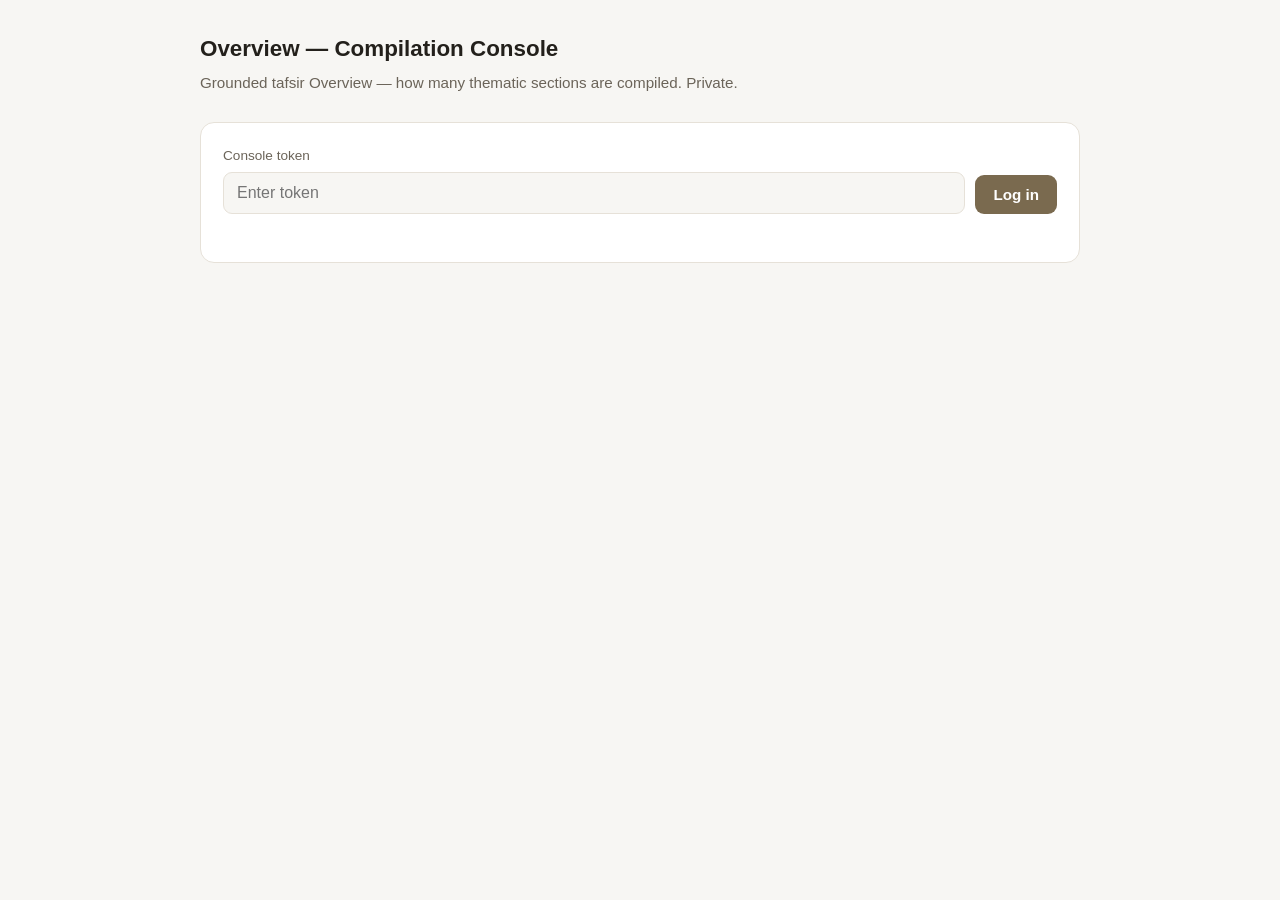
<file: quran/overview-console.html>
<!DOCTYPE html>
<html lang="en">
<head>
<meta charset="utf-8">
<meta name="viewport" content="width=device-width, initial-scale=1">
<meta name="robots" content="noindex, nofollow">
<title>Overview — Compilation Console</title>
<style>
  :root {
    --bg: #f7f6f3; --card: #fff; --ink: #23201b; --muted: #6b6459;
    --line: #e6e1d8; --accent: #7a6a4f; --bar: #b9a77f; --bar-bg: #ece7dd;
    --ok: #4b7a52; --partial: #b5883b;
  }
  @media (prefers-color-scheme: dark) {
    :root { --bg:#1a1815; --card:#232019; --ink:#ece7dd; --muted:#a49c8c;
            --line:#332f27; --accent:#c9b78f; --bar:#b9a77f; --bar-bg:#2c281f;
            --ok:#7bab82; --partial:#d5a959; }
  }
  * { box-sizing: border-box; }
  body { margin:0; background:var(--bg); color:var(--ink);
    font:16px/1.55 -apple-system,BlinkMacSystemFont,"Segoe UI",Roboto,sans-serif; }
  .wrap { max-width: 920px; margin: 0 auto; padding: 32px 20px 64px; }
  h1 { font-size: 1.4rem; margin: 0 0 4px; }
  .sub { color: var(--muted); margin: 0 0 28px; font-size: .95rem; }
  .card { background:var(--card); border:1px solid var(--line); border-radius:14px;
    padding:22px; margin-bottom:18px; }
  label { display:block; font-size:.85rem; color:var(--muted); margin-bottom:6px; }
  input[type=password] { width:100%; padding:11px 13px; font-size:1rem; border-radius:9px;
    border:1px solid var(--line); background:var(--bg); color:var(--ink); }
  button { cursor:pointer; border:none; border-radius:9px; padding:11px 18px; font-size:.95rem;
    font-weight:600; background:var(--accent); color:#fff; }
  button.ghost { background:transparent; color:var(--muted); border:1px solid var(--line); font-weight:500; }
  .row { display:flex; gap:10px; align-items:flex-end; flex-wrap:wrap; }
  .row > div { flex:1; min-width:180px; }
  .err { color:#b4453c; font-size:.9rem; margin-top:10px; min-height:1.1em; }
  .stats { display:grid; grid-template-columns:repeat(auto-fit,minmax(150px,1fr)); gap:14px; margin-bottom:8px; }
  .stat { background:var(--bg); border:1px solid var(--line); border-radius:11px; padding:16px; }
  .stat .num { font-size:1.8rem; font-weight:700; letter-spacing:-.02em; }
  .stat .lbl { color:var(--muted); font-size:.82rem; margin-top:2px; }
  .progress { height:12px; background:var(--bar-bg); border-radius:99px; overflow:hidden; margin:14px 0 6px; }
  .progress > i { display:block; height:100%; background:var(--bar); border-radius:99px; transition:width .4s; }
  .meta { color:var(--muted); font-size:.82rem; }
  table { width:100%; border-collapse:collapse; font-size:.9rem; }
  th,td { text-align:left; padding:8px 10px; border-bottom:1px solid var(--line); }
  th { color:var(--muted); font-weight:600; font-size:.78rem; text-transform:uppercase; letter-spacing:.04em; }
  td.n { text-align:right; font-variant-numeric:tabular-nums; }
  .pill { display:inline-block; font-size:.72rem; padding:2px 9px; border-radius:99px; font-weight:600; }
  .pill.done { background:color-mix(in srgb,var(--ok) 18%,transparent); color:var(--ok); }
  .pill.partial { background:color-mix(in srgb,var(--partial) 20%,transparent); color:var(--partial); }
  .pill.none { background:var(--bar-bg); color:var(--muted); }
  .bar { height:7px; width:90px; background:var(--bar-bg); border-radius:99px; overflow:hidden; }
  .bar > i { display:block; height:100%; background:var(--bar); }
  .toolbar { display:flex; justify-content:space-between; align-items:center; gap:12px; margin:22px 0 10px; flex-wrap:wrap; }
  .hidden { display:none; }
  .scroll { max-height:52vh; overflow:auto; border:1px solid var(--line); border-radius:11px; }
  .filter { padding:7px 11px; border-radius:8px; border:1px solid var(--line); background:var(--bg); color:var(--ink); font-size:.85rem; }
</style>
</head>
<body>
<div class="wrap">
  <h1>Overview — Compilation Console</h1>
  <p class="sub">Grounded tafsir Overview — how many thematic sections are compiled. Private.</p>

  <!-- login -->
  <div class="card" id="login">
    <div class="row">
      <div>
        <label for="tok">Console token</label>
        <input id="tok" type="password" autocomplete="current-password" placeholder="Enter token" />
      </div>
      <button id="go">Log in</button>
    </div>
    <div class="err" id="loginErr"></div>
  </div>

  <!-- dashboard -->
  <div id="dash" class="hidden">
    <div class="card">
      <div class="stats">
        <div class="stat"><div class="num" id="secDone">–</div><div class="lbl">sections compiled</div></div>
        <div class="stat"><div class="num" id="secTotal">–</div><div class="lbl">sections total</div></div>
        <div class="stat"><div class="num" id="surComplete">–</div><div class="lbl">surahs complete</div></div>
        <div class="stat"><div class="num" id="avgComm">–</div><div class="lbl">avg voices / surah</div></div>
      </div>
      <div class="progress"><i id="barFill" style="width:0%"></i></div>
      <div class="meta"><span id="pct">0%</span> · generated <span id="gen">–</span></div>
    </div>

    <div class="toolbar">
      <strong>By surah</strong>
      <div>
        <select class="filter" id="filter">
          <option value="all">All surahs</option>
          <option value="partial">In progress</option>
          <option value="done">Complete</option>
          <option value="none">Not started</option>
        </select>
        <button class="ghost" id="refresh">Refresh</button>
        <button class="ghost" id="logout">Log out</button>
      </div>
    </div>
    <div class="scroll">
      <table>
        <thead><tr><th>#</th><th>Surah</th><th>Progress</th><th class="n">Done</th><th class="n">Total</th><th>Status</th></tr></thead>
        <tbody id="rows"></tbody>
      </table>
    </div>
  </div>
</div>

<script>
  const $ = (id) => document.getElementById(id);
  const KEY = "overview_console_token";
  let DATA = null;

  function tokenGet() { return sessionStorage.getItem(KEY) || ""; }
  function tokenSet(t) { sessionStorage.setItem(KEY, t); }
  function tokenClear() { sessionStorage.removeItem(KEY); }

  async function load(token) {
    const res = await fetch("/api/overview/progress", {
      headers: { "X-Overview-Admin-Token": token },
    });
    if (res.status === 401) throw new Error("Wrong token.");
    if (res.status === 503) throw new Error("Console token not configured on the server.");
    if (res.status === 404) throw new Error("No progress data deployed yet — compile a section and deploy.");
    if (!res.ok) throw new Error("Server error (" + res.status + ").");
    const j = await res.json();
    return j.progress;
  }

  function render(p) {
    DATA = p;
    const t = p.totals || {};
    $("secDone").textContent = t.sections_done ?? "–";
    $("secTotal").textContent = t.sections_total ?? "–";
    $("surComplete").textContent = (t.surahs_complete ?? 0) + " / " + (t.surahs ?? 114);
    $("avgComm").textContent = t.avg_commentators ?? "–";
    const pct = t.pct_sections ?? 0;
    $("pct").textContent = pct + "%";
    $("barFill").style.width = Math.max(0.5, pct) + "%";
    $("gen").textContent = p.generated_at || "–";
    renderRows();
  }

  function renderRows() {
    const f = $("filter").value;
    const rows = (DATA.surahs || []).filter((s) => {
      if (f === "all") return true;
      if (f === "done") return s.status === "done" || s.status === "complete";
      if (f === "partial") return s.status === "partial";
      if (f === "none") return !s.sections_done;
      return true;
    });
    $("rows").innerHTML = rows.map((s) => {
      const total = s.sections_total || 0, done = s.sections_done || 0;
      const w = total ? Math.round((done / total) * 100) : 0;
      const isDone = done && done >= total;
      const cls = isDone ? "done" : (done ? "partial" : "none");
      const label = isDone ? "complete" : (done ? "in progress" : "—");
      return `<tr>
        <td class="n">${s.num}</td>
        <td>${s.name || ""}</td>
        <td><div class="bar"><i style="width:${w}%"></i></div></td>
        <td class="n">${done}</td>
        <td class="n">${total}</td>
        <td><span class="pill ${cls}">${label}</span></td>
      </tr>`;
    }).join("");
  }

  function showDash(on) {
    $("login").classList.toggle("hidden", on);
    $("dash").classList.toggle("hidden", !on);
  }

  async function attempt(token) {
    $("loginErr").textContent = "";
    try {
      const p = await load(token);
      tokenSet(token);
      render(p);
      showDash(true);
    } catch (e) {
      $("loginErr").textContent = e.message || String(e);
      showDash(false);
    }
  }

  $("go").onclick = () => attempt($("tok").value.trim());
  $("tok").addEventListener("keydown", (e) => { if (e.key === "Enter") $("go").click(); });
  $("refresh").onclick = () => attempt(tokenGet());
  $("filter").onchange = renderRows;
  $("logout").onclick = () => { tokenClear(); showDash(false); $("tok").value = ""; };

  // auto-login if a token is remembered for this session
  if (tokenGet()) attempt(tokenGet());
</script>
</body>
</html>
</file>
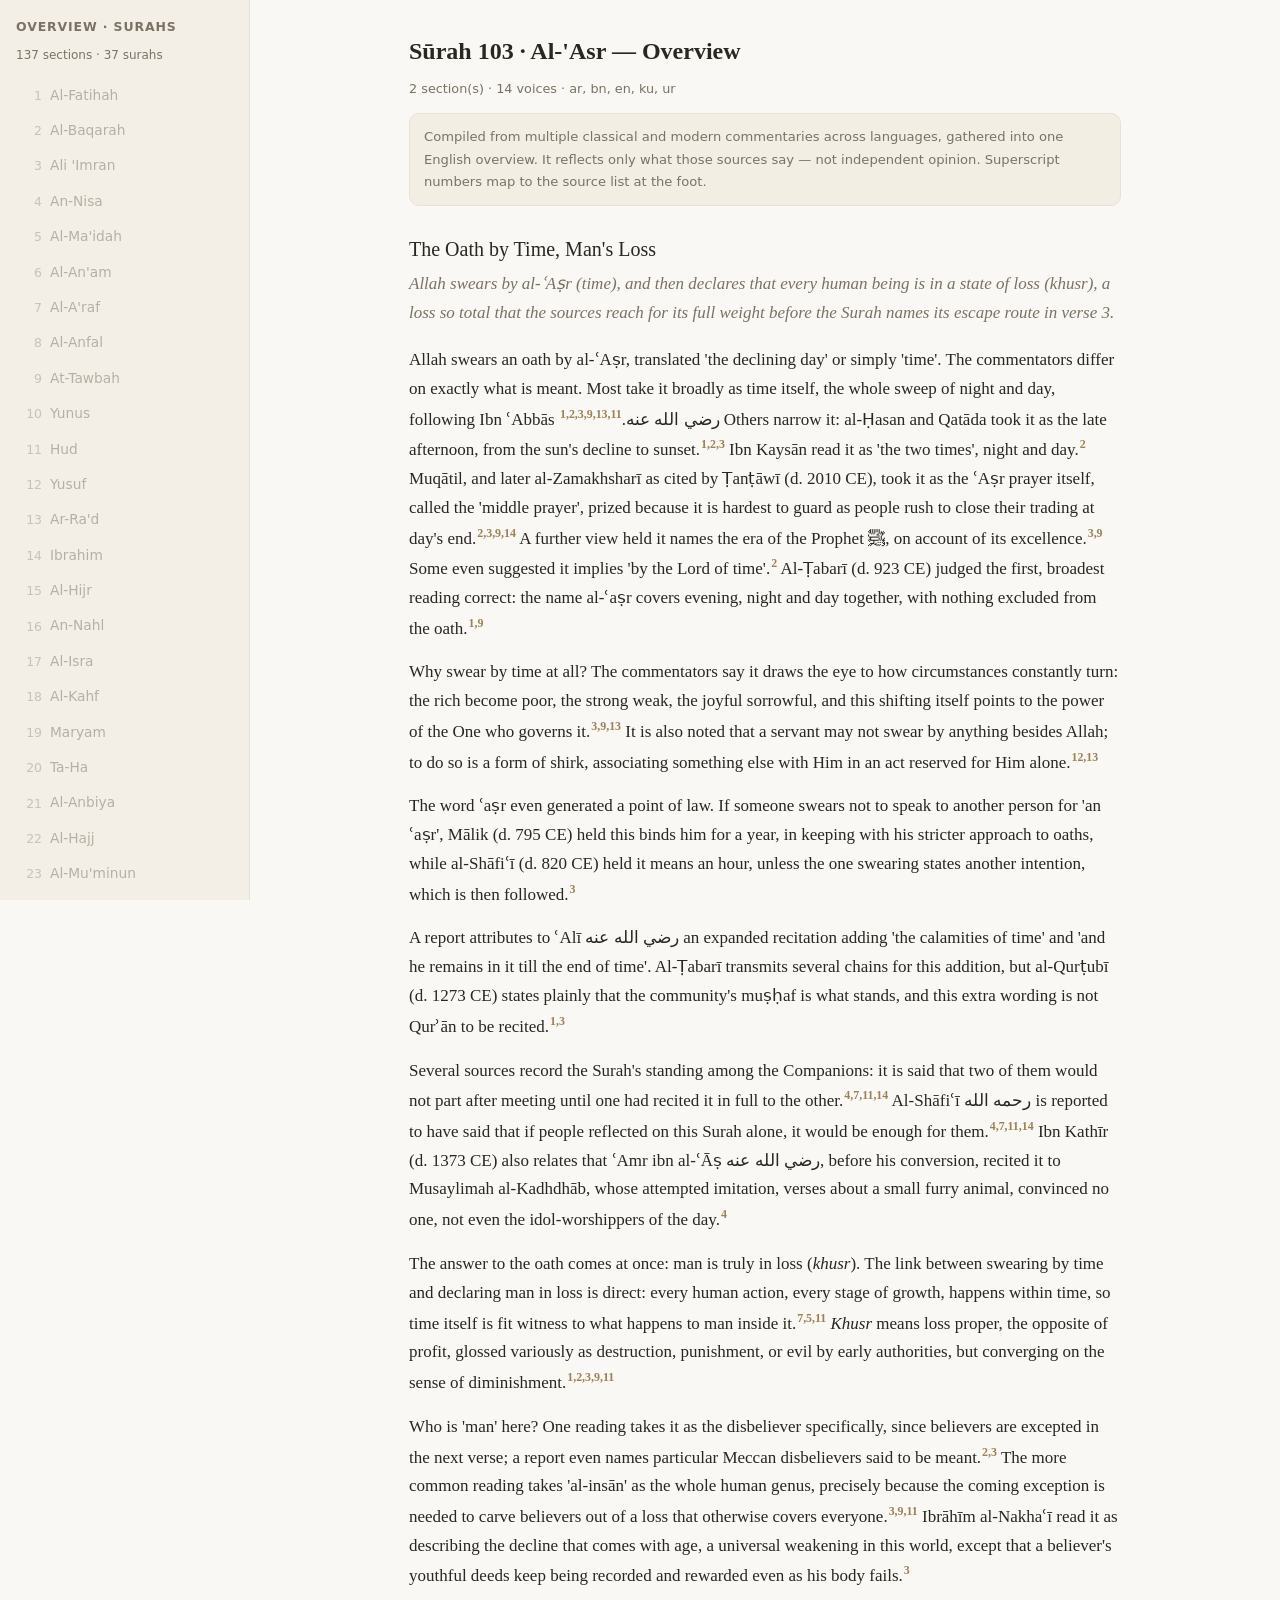
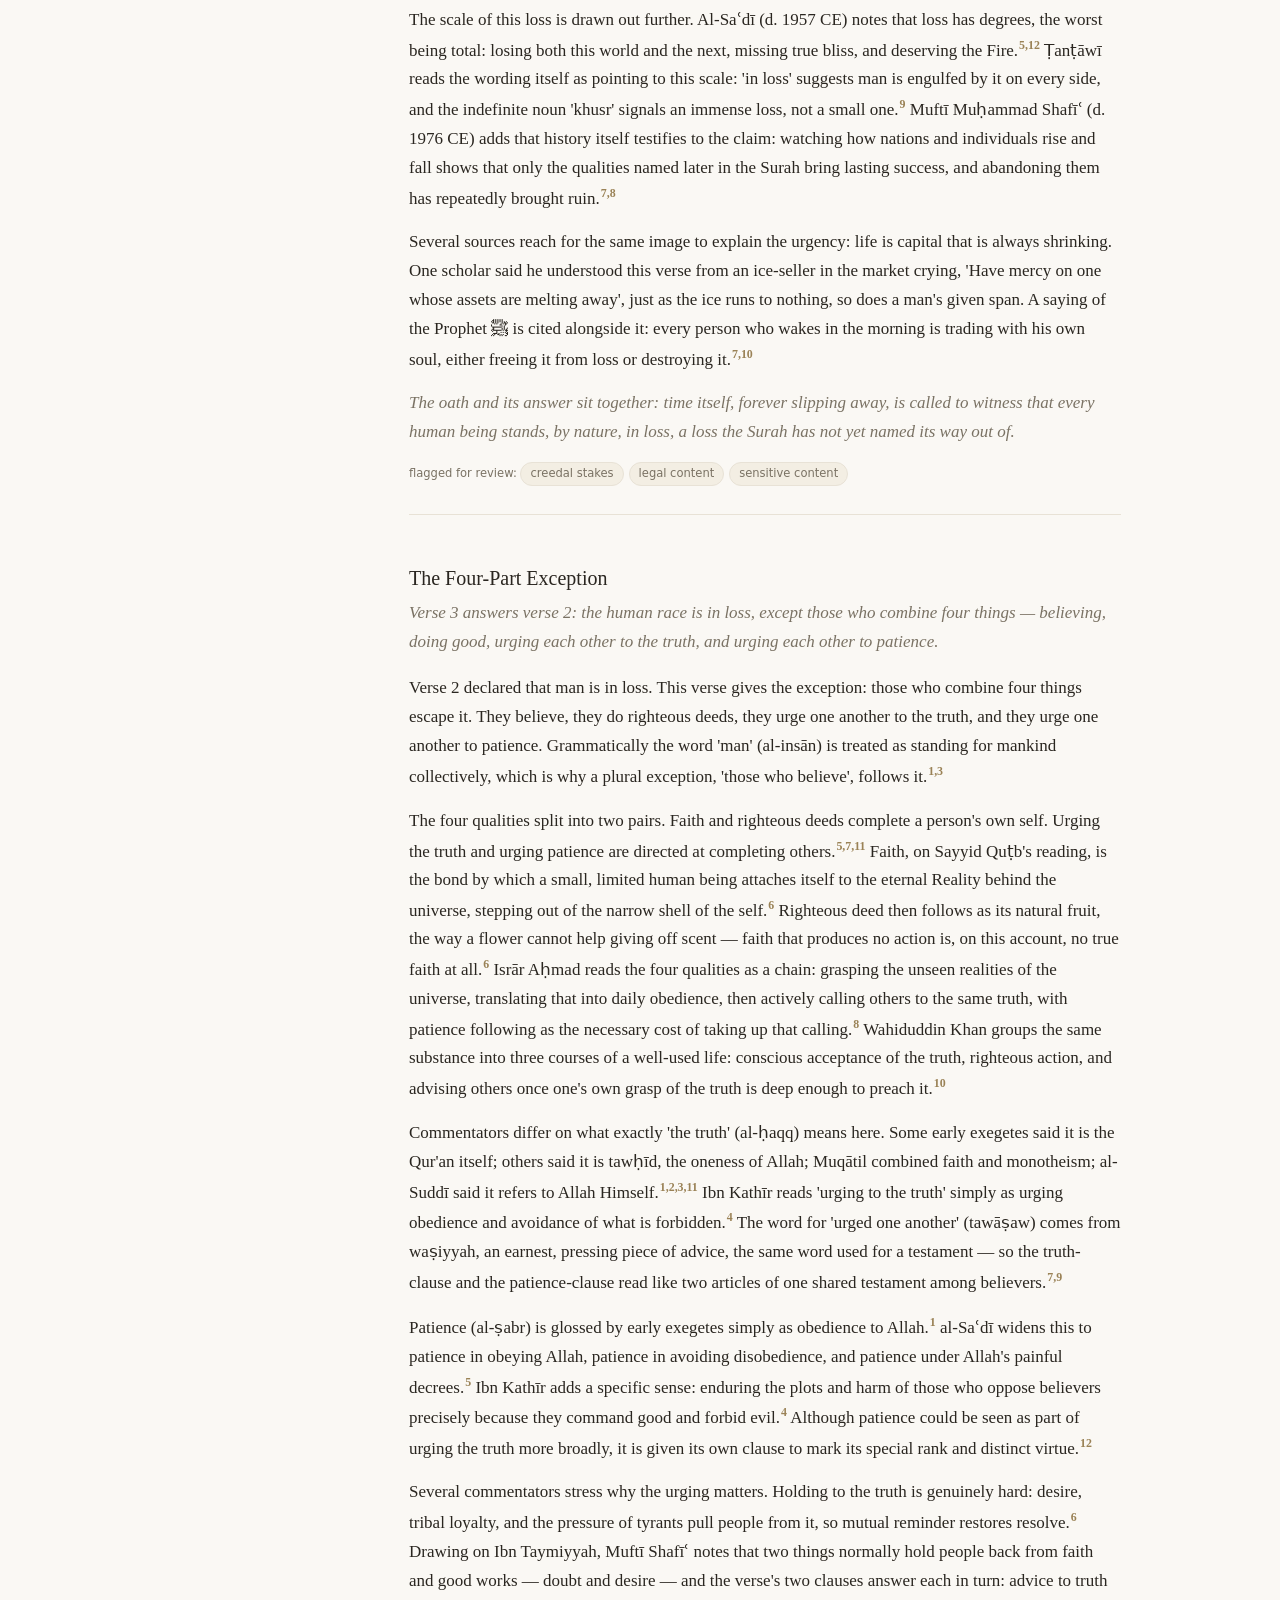
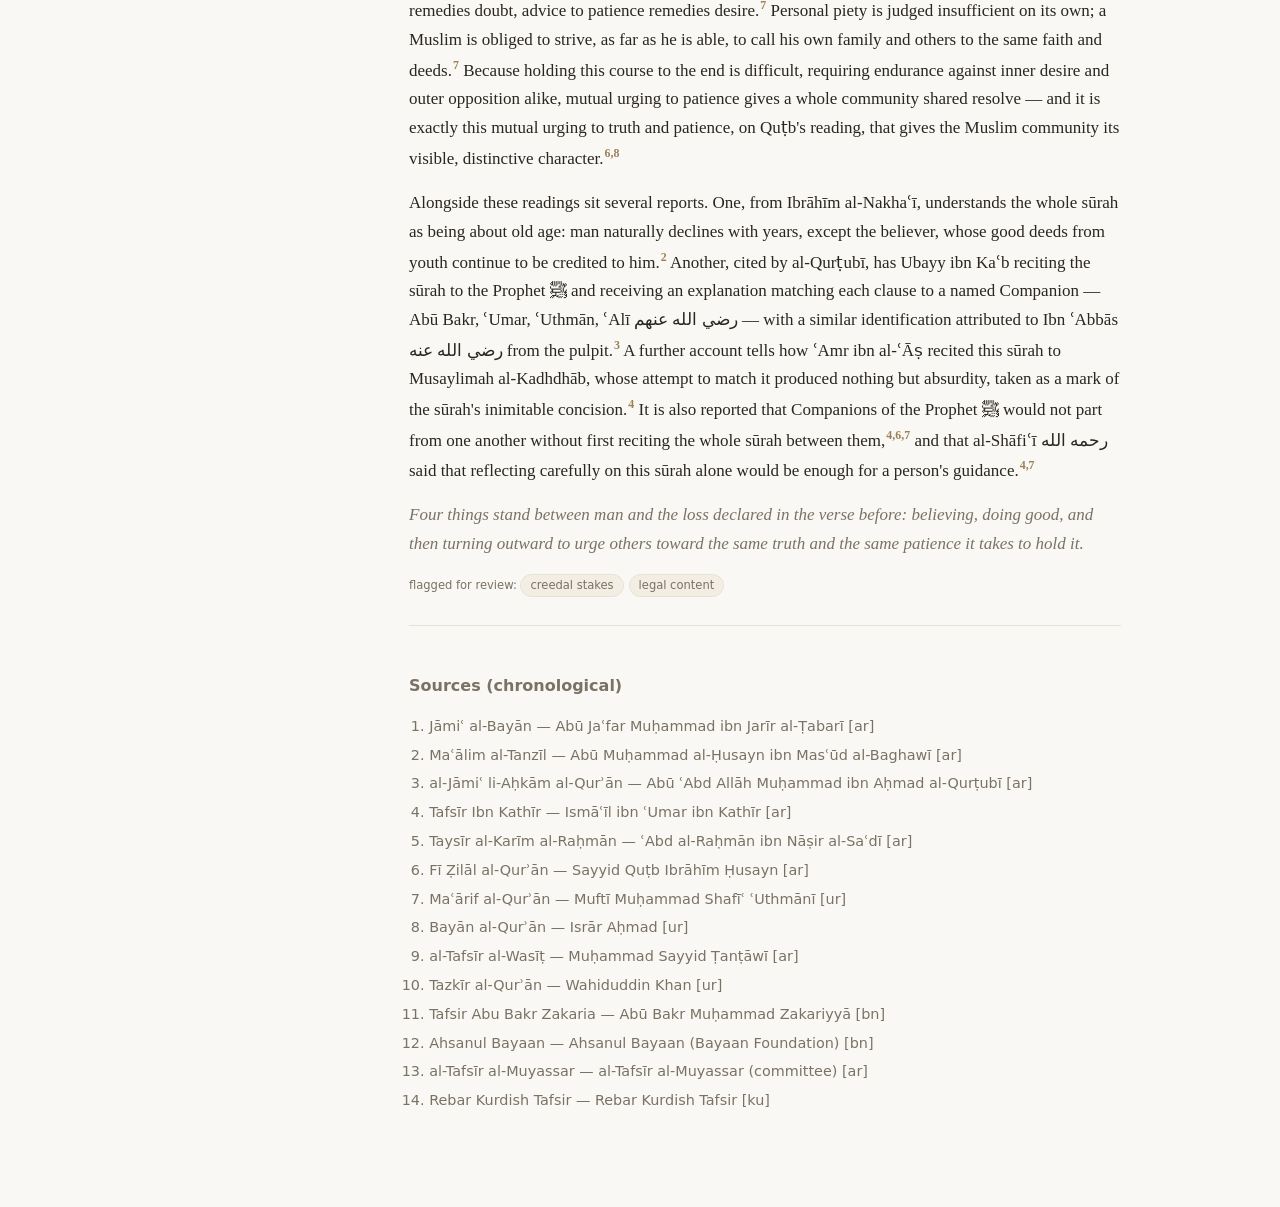
<file: quran/overview-reader.html>
<!DOCTYPE html>
<html lang="en">
<head>
<meta charset="utf-8">
<meta name="viewport" content="width=device-width, initial-scale=1">
<meta name="robots" content="noindex, nofollow">
<title>Overview Reader</title>
<style>
  :root {
    --bg:#faf8f4; --card:#fff; --ink:#2a2620; --muted:#7a7264; --line:#e8e2d6;
    --accent:#7a6a4f; --ref:#9a8256; --arab:#1c1a15; --panel:#f3eee3; --side:#f4efe6;
    --active:#e9e0cd;
  }
  @media (prefers-color-scheme: dark){
    :root{ --bg:#17150f; --card:#201d16; --ink:#ece6d8; --muted:#9c927e;
           --line:#332e23; --accent:#c9b78f; --ref:#c9b78f; --arab:#f0ead8;
           --panel:#26221a; --side:#1c1a13; --active:#2e2a1f; }
  }
  *{box-sizing:border-box}
  body{margin:0;background:var(--bg);color:var(--ink);
    font:17px/1.7 Georgia,"Times New Roman",serif}
  .app{display:flex;min-height:100vh}

  /* sidebar */
  aside{width:250px;flex:none;background:var(--side);border-right:1px solid var(--line);
    height:100vh;position:sticky;top:0;overflow-y:auto;font-family:-apple-system,system-ui,sans-serif}
  .side-h{padding:16px 16px 8px;font-size:.78rem;text-transform:uppercase;letter-spacing:.07em;color:var(--muted);font-weight:700}
  .side-sub{padding:0 16px 12px;font-size:.75rem;color:var(--muted)}
  .slist{list-style:none;margin:0;padding:0 6px 30px}
  .slist li{display:flex;align-items:center;gap:8px;padding:6px 10px;border-radius:8px;cursor:pointer;font-size:.86rem;color:var(--muted)}
  .slist li .n{width:26px;text-align:right;font-variant-numeric:tabular-nums;font-size:.78rem;opacity:.7}
  .slist li .nm{flex:1;white-space:nowrap;overflow:hidden;text-overflow:ellipsis}
  .slist li .badge{font-size:.68rem;background:var(--panel);border:1px solid var(--line);border-radius:99px;padding:0 7px;color:var(--accent);font-weight:600}
  .slist li.has{color:var(--ink)}
  .slist li.has .nm{font-weight:600}
  .slist li.empty{opacity:.5}
  .slist li:hover{background:var(--panel)}
  .slist li.active{background:var(--active);color:var(--ink)}

  /* main */
  main{flex:1;min-width:0}
  .wrap{max-width:760px;margin:0 auto;padding:26px 24px 80px}
  .topbar{display:none;align-items:center;gap:10px;padding:10px 16px;border-bottom:1px solid var(--line);
    position:sticky;top:0;background:var(--bg);z-index:5;font-family:system-ui}
  .topbar button{border:1px solid var(--line);background:var(--card);color:var(--ink);border-radius:8px;padding:6px 11px;cursor:pointer}
  h1{font-size:1.5rem;margin:.2em 0}
  .disc{font-family:-apple-system,system-ui,sans-serif;font-size:.82rem;color:var(--muted);
    background:var(--panel);border:1px solid var(--line);border-radius:10px;padding:12px 14px;margin:14px 0 26px}
  .cov{font-family:-apple-system,system-ui,sans-serif;font-size:.8rem;color:var(--muted);margin-top:6px}
  section{margin:0 0 46px;padding-bottom:28px;border-bottom:1px solid var(--line)}
  .stitle{font-size:1.25rem;margin:0 0 4px}
  .short{font-style:italic;color:var(--muted);margin:0 0 18px}
  .essay p{margin:0 0 15px}
  .essay .close{font-style:italic;color:var(--muted)}
  sup.ref{color:var(--ref);font-weight:700;font-size:.7em;padding-left:1px;cursor:help}
  .lens{background:var(--panel);border:1px solid var(--line);border-radius:12px;padding:16px 18px;margin:18px 0}
  .lens .tag{font-family:-apple-system,system-ui,sans-serif;font-size:.72rem;text-transform:uppercase;letter-spacing:.06em;color:var(--accent);font-weight:700}
  .refs{margin-top:34px}
  .refs h2{font-size:1rem;font-family:-apple-system,system-ui,sans-serif;color:var(--muted)}
  .refs ol{font-family:-apple-system,system-ui,sans-serif;font-size:.9rem;color:var(--muted);padding-left:1.4em}
  .refs li{margin:.3em 0}
  .err{color:#b4453c;font-family:-apple-system,system-ui,sans-serif}
  .flags{font-family:-apple-system,system-ui,sans-serif;font-size:.72rem;color:var(--muted);margin-top:8px}
  .flag{display:inline-block;background:var(--panel);border:1px solid var(--line);border-radius:99px;padding:1px 9px;margin-right:5px}

  @media (max-width: 720px){
    aside{position:fixed;left:0;top:0;z-index:20;transform:translateX(-100%);transition:transform .22s;box-shadow:2px 0 18px rgba(0,0,0,.25)}
    body.nav-open aside{transform:none}
    .topbar{display:flex}
    body.nav-open::after{content:"";position:fixed;inset:0;background:rgba(0,0,0,.35);z-index:15}
  }
</style>
</head>
<body>
<div class="app">
  <aside id="side">
    <div class="side-h">Overview · Surahs</div>
    <div class="side-sub" id="sideSub">—</div>
    <ul class="slist" id="slist"></ul>
  </aside>
  <main>
    <div class="topbar"><button id="menuBtn">☰ Surahs</button><strong id="topTitle">Overview</strong></div>
    <div class="wrap"><div id="out"></div></div>
  </main>
</div>
<script>
  const $ = s => document.querySelector(s);
  const out = $("#out");
  let PROG = null;              // _progress.json
  let current = null;

  async function loadProgress(){
    try{
      const r = await fetch("data/tafsir_overview/_progress.json", {cache:"no-store"});
      if(r.ok) PROG = await r.json();
    }catch(e){}
    buildSidebar();
  }

  function buildSidebar(){
    const surahs = (PROG && PROG.surahs) || Array.from({length:114},(_,i)=>({num:i+1,name:"",sections_done:0,sections_total:0}));
    const withContent = surahs.filter(s=>s.sections_done>0).length;
    $("#sideSub").textContent = `${(PROG&&PROG.totals&&PROG.totals.sections_done)||0} sections · ${withContent} surahs`;
    $("#slist").innerHTML = surahs.map(s=>{
      const has = s.sections_done>0;
      const badge = has ? `<span class="badge">${s.sections_done}/${s.sections_total||"?"}</span>` : "";
      return `<li data-n="${s.num}" class="${has?"has":"empty"}">
        <span class="n">${s.num}</span><span class="nm">${s.name||("Surah "+s.num)}</span>${badge}</li>`;
    }).join("");
    $("#slist").querySelectorAll("li").forEach(li=>{
      li.onclick = ()=>{ go(+li.dataset.n); document.body.classList.remove("nav-open"); };
    });
    markActive();
  }

  function markActive(){
    $("#slist").querySelectorAll("li").forEach(li=>li.classList.toggle("active", +li.dataset.n===current));
  }

  function refList(doc){
    const rs = (doc.references||[]).map(r =>
      `<li value="${r.n}">${r.label||""}${r.author? " — "+r.author:""}${r.source_language? " ["+r.source_language+"]":""}</li>`).join("");
    return rs ? `<div class="refs"><h2>Sources (chronological)</h2><ol>${rs}</ol></div>` : "";
  }

  function sectionHTML(key, s){
    const flags = s.flags ? Object.entries(s.flags).filter(([,v])=>v)
        .map(([k])=>`<span class="flag">${k.replace(/_/g," ")}</span>`).join("") : "";
    let lens = "";
    if (s.modern_lens && s.modern_lens.html)
      lens = `<div class="lens"><div class="tag">A modern lens · ${s.modern_lens.strength||""}</div>${s.modern_lens.html}</div>`;
    return `<section>
      <div class="stitle">${s.title||key}</div>
      <div class="short">${s.in_short||""}</div>
      <div class="essay">${s.essay_html||""}</div>
      ${lens}${flags?`<div class="flags">flagged for review: ${flags}</div>`:""}
    </section>`;
  }

  async function go(n){
    current = n; markActive();
    history.replaceState(null,"", "?surah="+n);
    out.innerHTML = `<p class="err">Loading surah ${n}…</p>`;
    let doc;
    try{
      const res = await fetch(`data/tafsir_overview/${String(n).padStart(3,"0")}.json`, {cache:"no-store"});
      if(!res.ok) throw new Error(res.status===404?"Not compiled yet.":"HTTP "+res.status);
      doc = await res.json();
    }catch(e){
      const nm = (PROG&&PROG.surahs&&(PROG.surahs.find(s=>s.num===n)||{}).name)||"";
      out.innerHTML = `<h1>Sūrah ${n}${nm?" · "+nm:""}</h1><p class="err">${e.message} — pick a marked surah in the sidebar.</p>`;
      $("#topTitle").textContent = `Sūrah ${n}`;
      return;
    }
    const keys = Object.keys(doc.sections||{}).sort((a,b)=>+a.split(":")[1]-+b.split(":")[1]);
    const cov = doc.coverage||{};
    const nm = doc.name || (PROG&&PROG.surahs&&(PROG.surahs.find(s=>s.num===doc.surah)||{}).name) || "";
    $("#topTitle").textContent = `Sūrah ${doc.surah}${nm?" · "+nm:""}`;
    out.innerHTML =
      `<h1>Sūrah ${doc.surah}${nm?" · "+nm:""} — Overview</h1>
       <div class="cov">${keys.length} section(s) · ${cov.independent_works||"?"} voices ·
         ${(cov.languages_present||[]).join(", ")||"—"}</div>
       <div class="disc">Compiled from multiple classical and modern commentaries across languages, gathered into one
         English overview. It reflects only what those sources say — not independent opinion. Superscript numbers map to
         the source list at the foot.</div>
       ${keys.map(k=>sectionHTML(k, doc.sections[k])).join("")}
       ${refList(doc)}`;
    window.scrollTo(0,0);
  }

  $("#menuBtn").onclick = ()=>document.body.classList.toggle("nav-open");
  document.body.addEventListener("click", e=>{ if(document.body.classList.contains("nav-open") && !e.target.closest("aside,#menuBtn")) document.body.classList.remove("nav-open"); });

  const start = +(new URLSearchParams(location.search).get("surah")) || 103;
  loadProgress().then(()=>go(start));
</script>
</body>
</html>
</file>
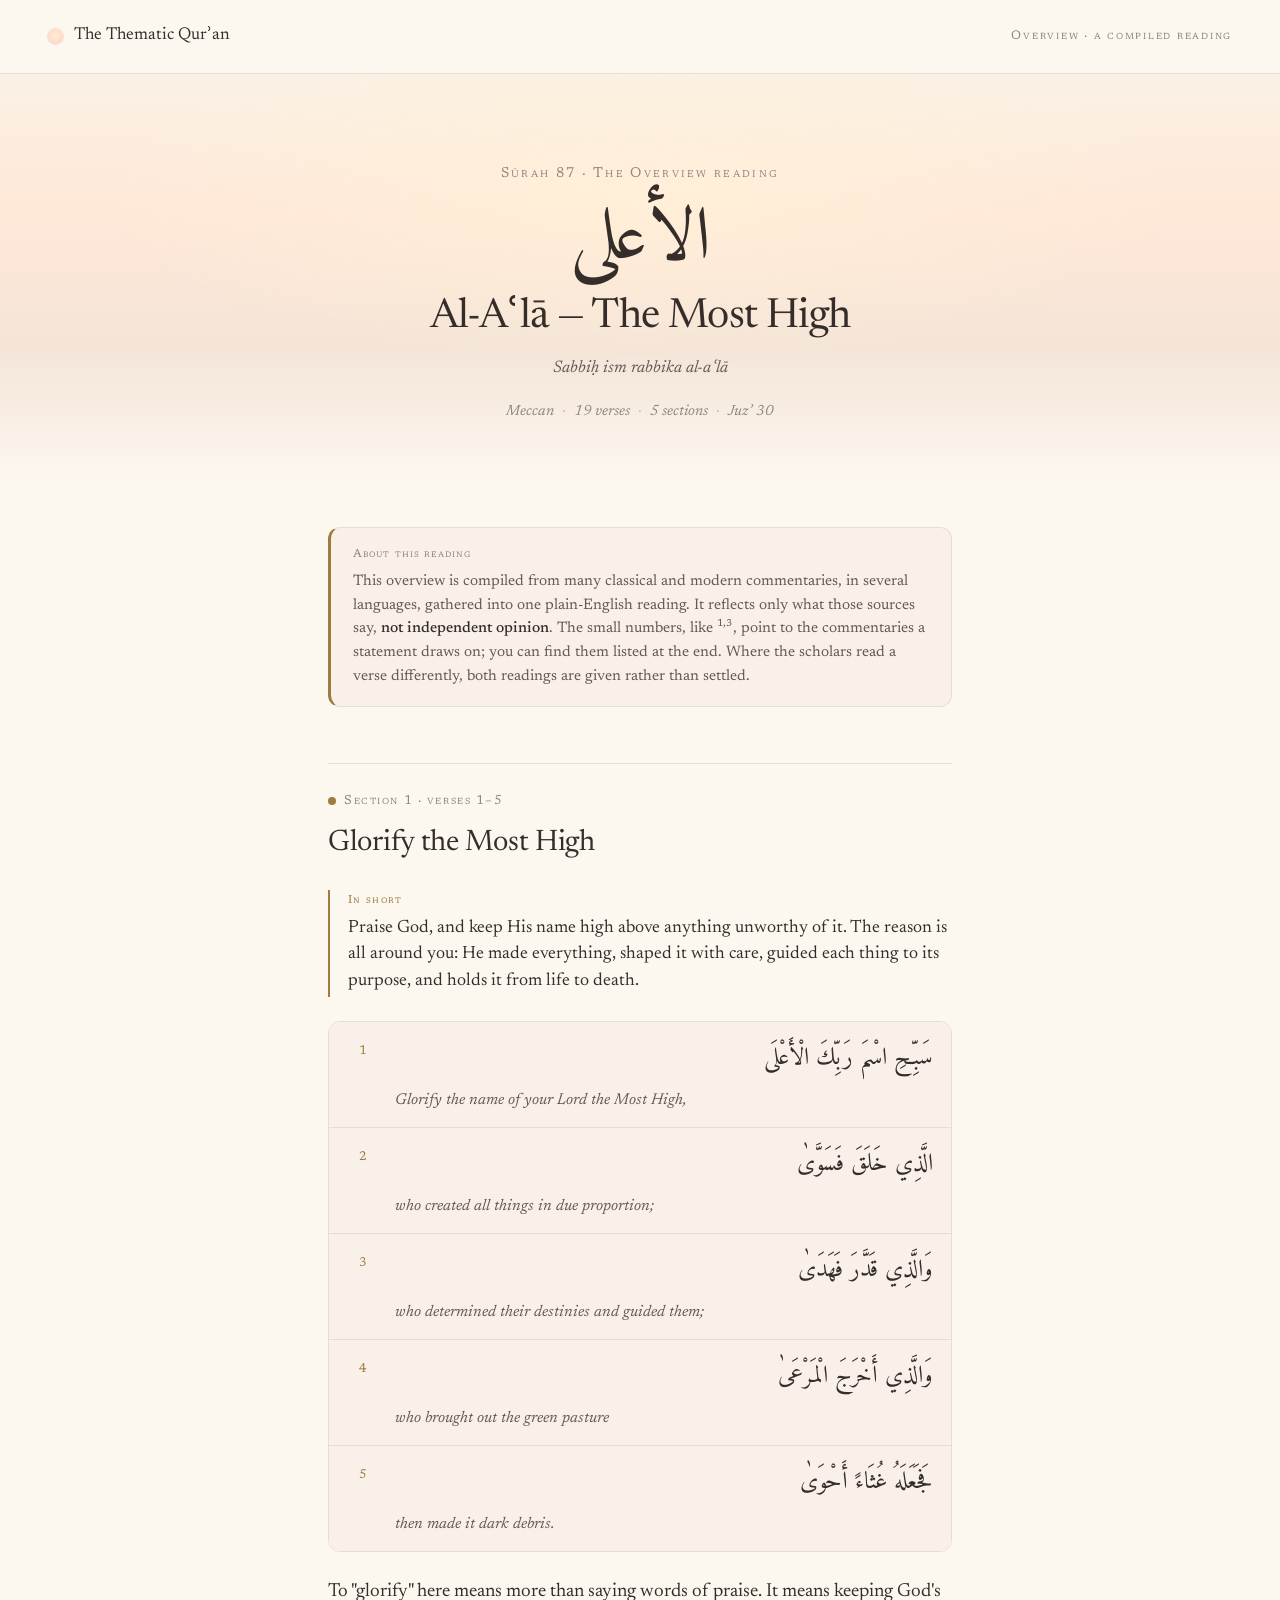
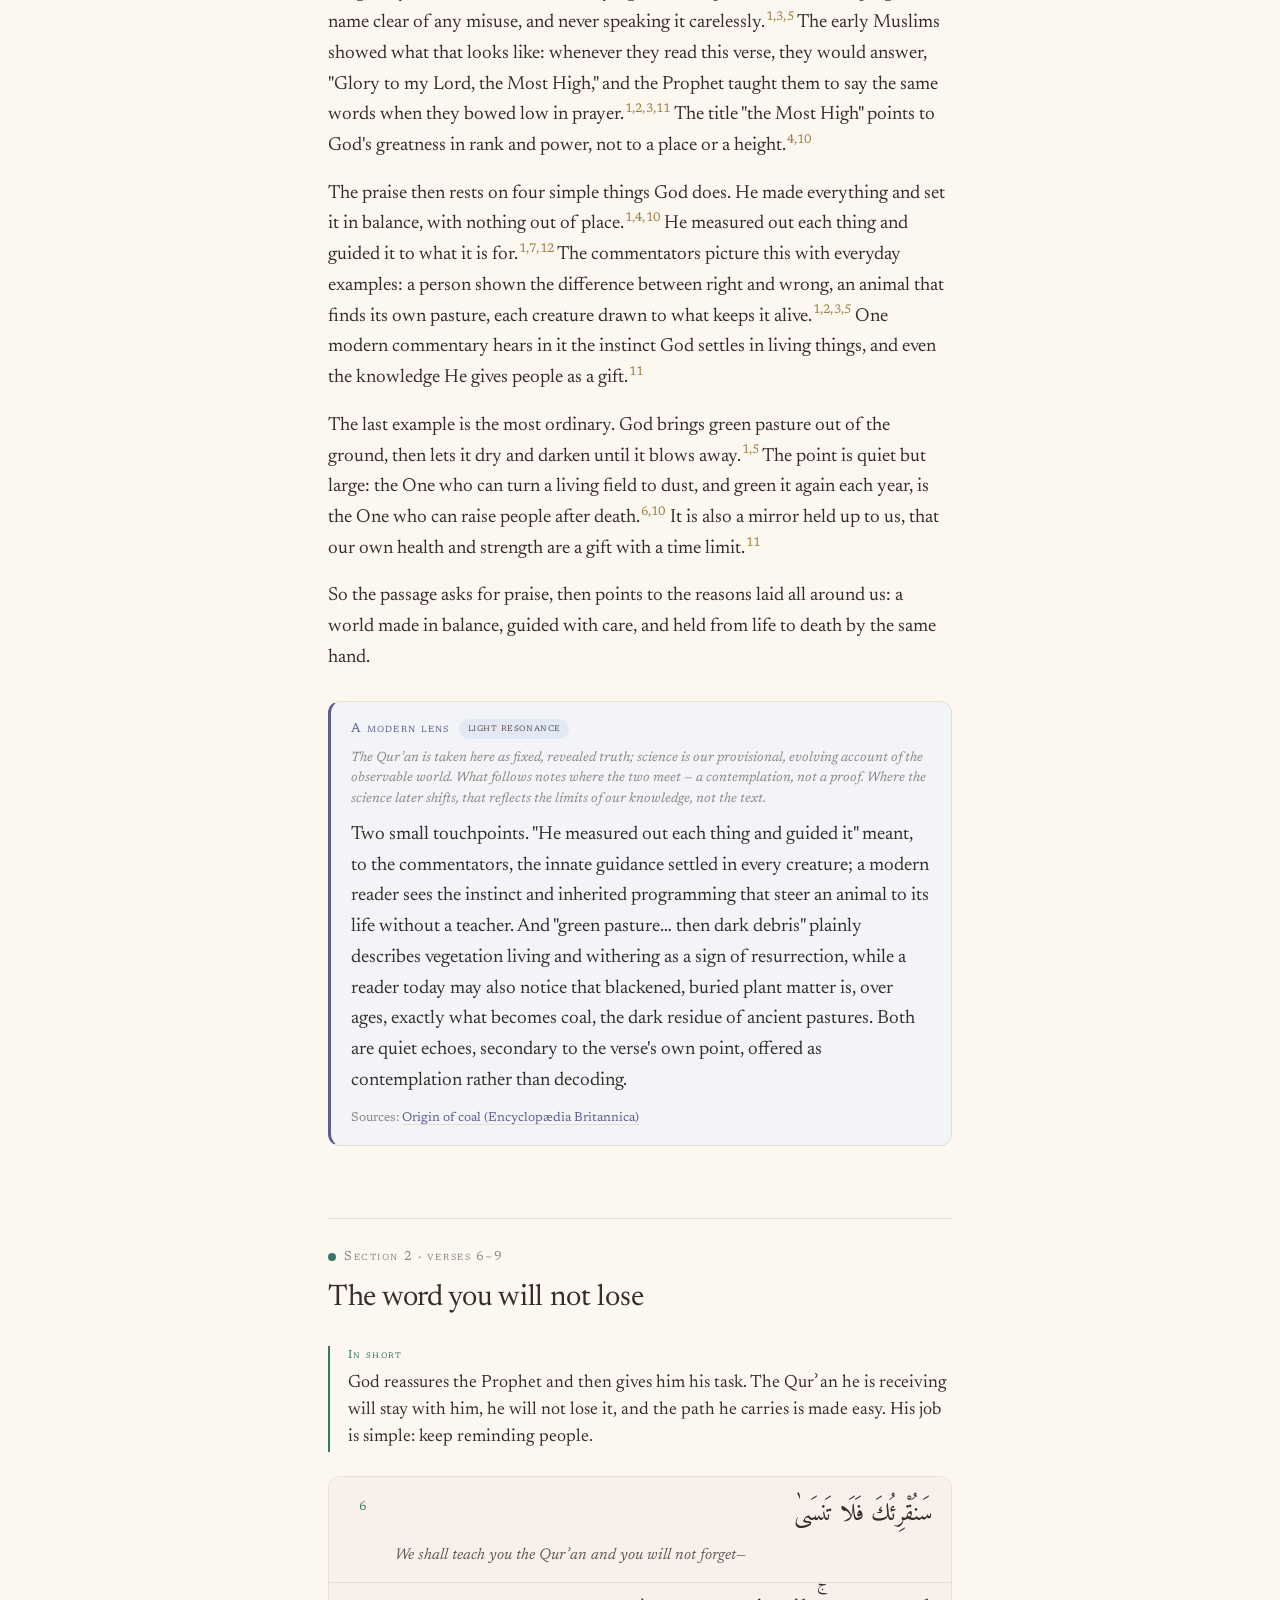
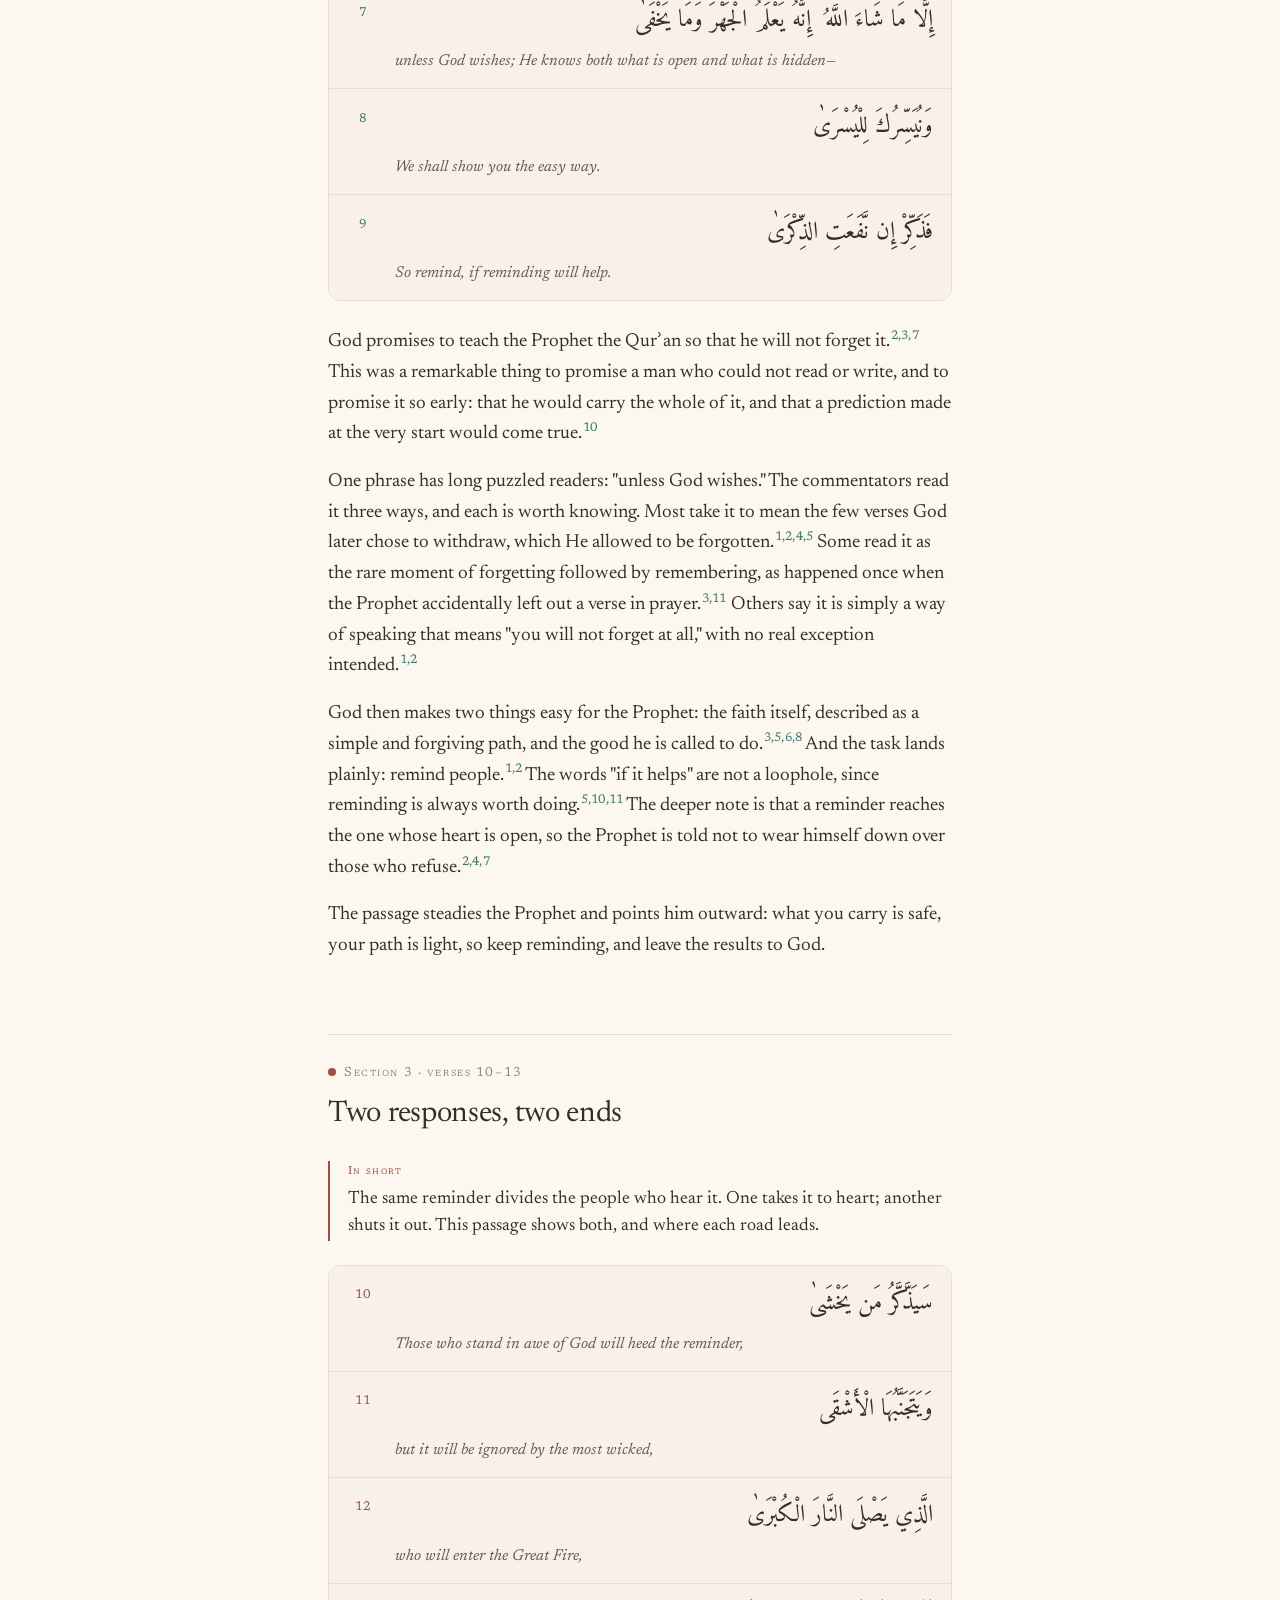
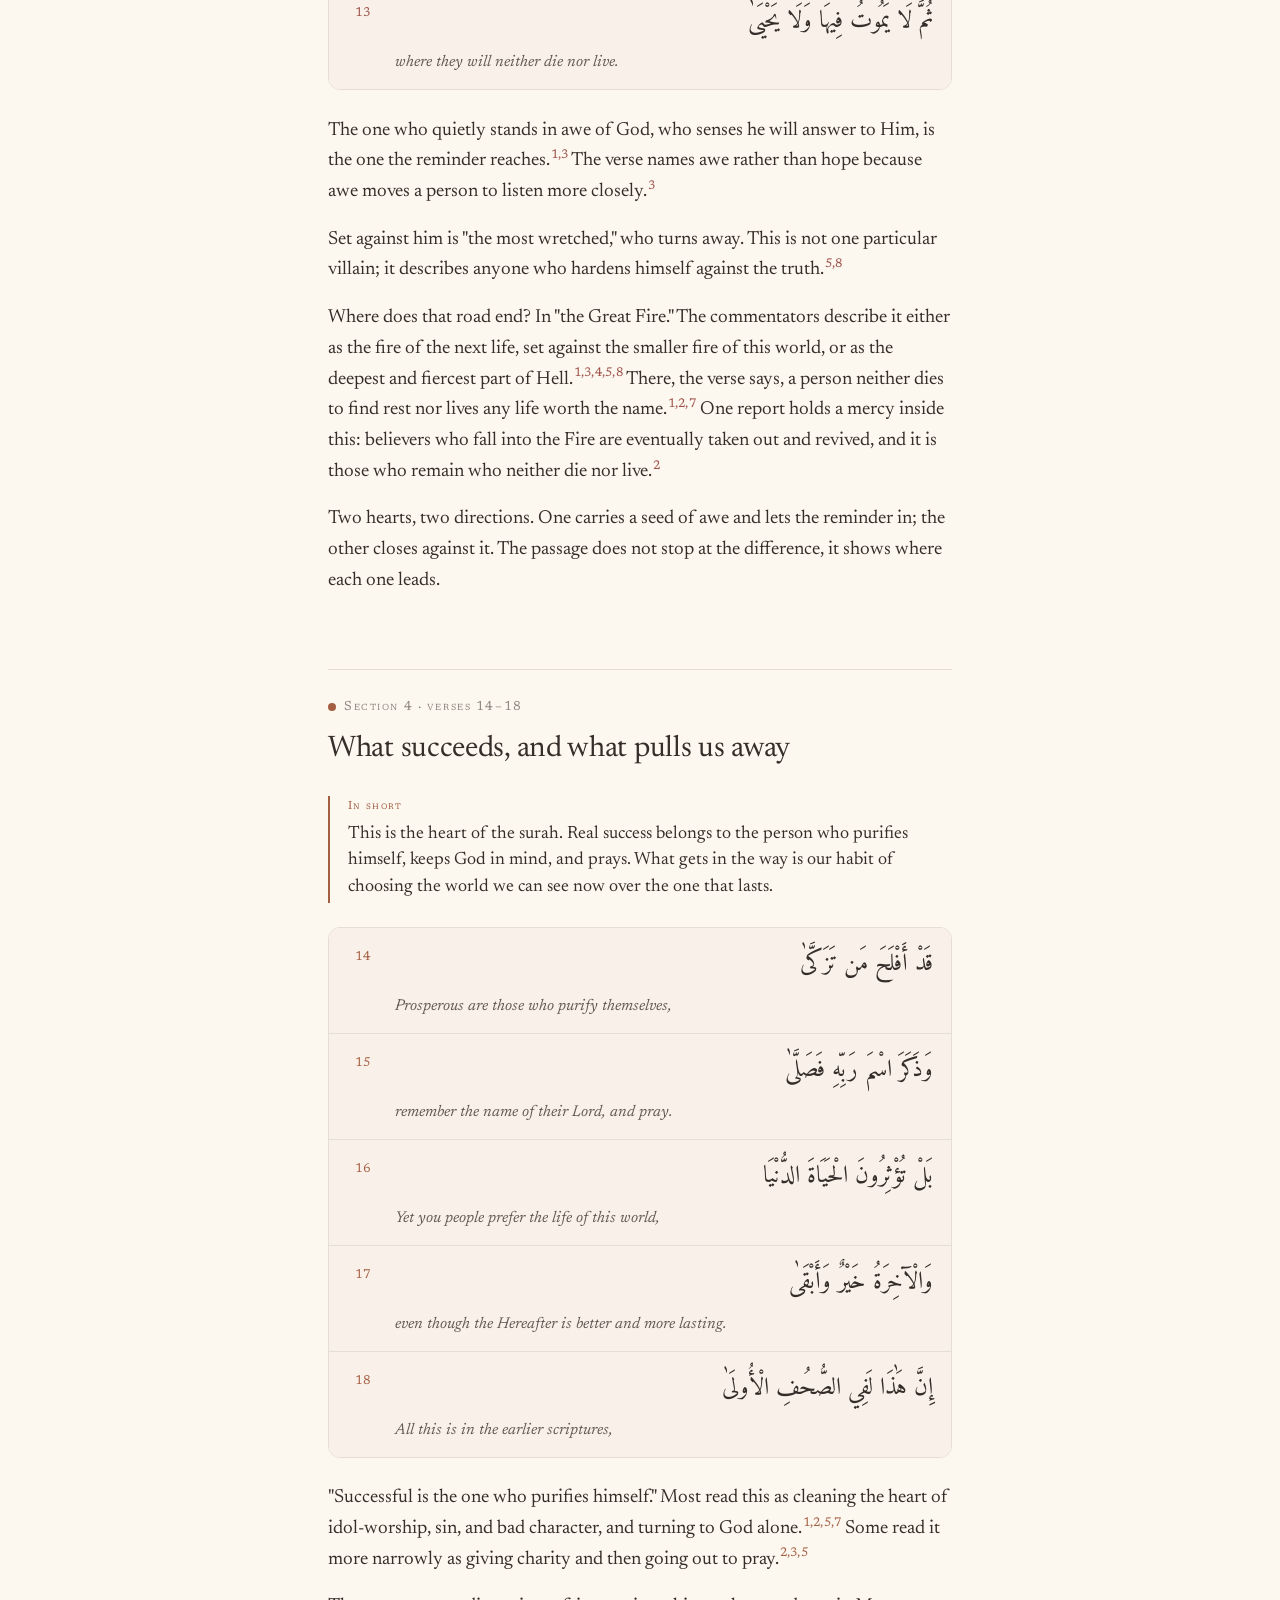
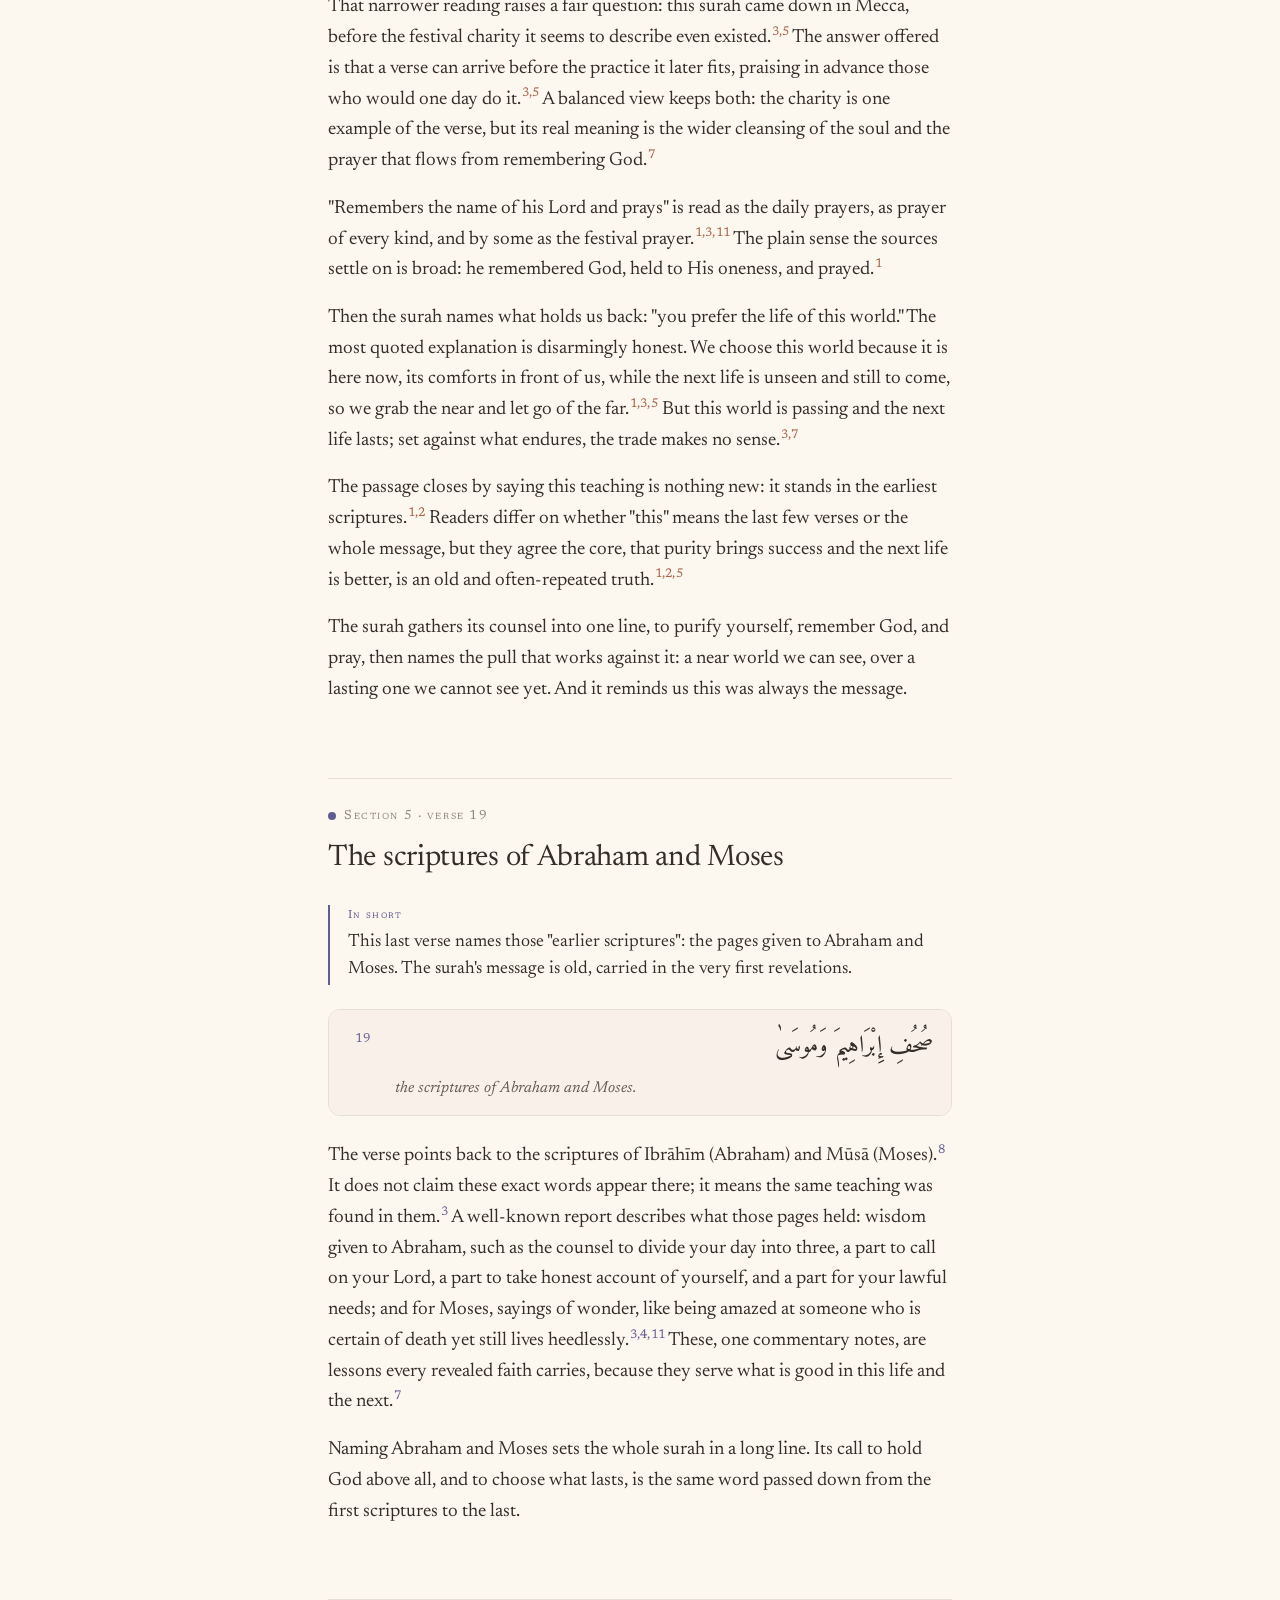
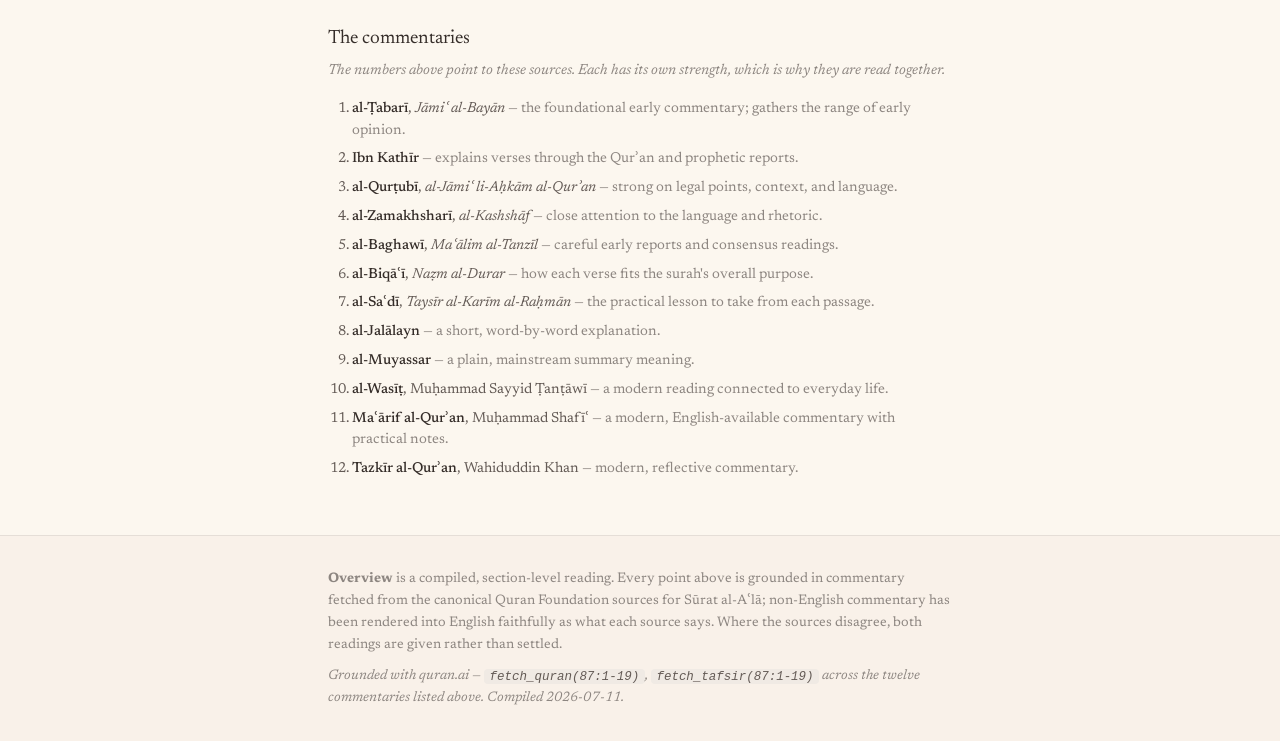
<file: docs/overview-tafsir/al-ala-overview.html>
<!DOCTYPE html>
<html lang="en">
<head>
<meta charset="utf-8">
<meta name="viewport" content="width=device-width, initial-scale=1">
<title>Overview · Sūrat al-Aʿlā (87)</title>
<link rel="preconnect" href="https://fonts.googleapis.com">
<link rel="preconnect" href="https://fonts.gstatic.com" crossorigin>
<link href="https://fonts.googleapis.com/css2?family=Newsreader:ital,opsz,wght@0,6..72,300;0,6..72,400;0,6..72,500;1,6..72,400&family=Amiri:ital,wght@0,400;0,700;1,400&display=swap" rel="stylesheet">
<style>
:root{
  --paper: oklch(0.977 0.012 76);
  --paper-2: oklch(0.962 0.014 72);
  --ink: oklch(0.305 0.014 52);
  --ink-soft: oklch(0.475 0.014 55);
  --ink-faint: oklch(0.625 0.012 60);
  --rule: oklch(0.905 0.012 70);

  --dawn-high: oklch(0.962 0.018 78);
  --dawn-mid:  oklch(0.945 0.034 56);
  --dawn-glow: oklch(0.912 0.052 44);
  --waterline: oklch(0.930 0.024 62);
  --water-low: oklch(0.962 0.013 74);
  --sun:       oklch(0.965 0.045 72);

  --f-divine:   oklch(0.605 0.090 80);
  --f-worship:  oklch(0.520 0.068 178);
  --f-justice:  oklch(0.520 0.105 28);
  --f-ethics:   oklch(0.555 0.100 42);
  --f-unseen:   oklch(0.505 0.080 288);

  --serif: "Newsreader", Georgia, "Times New Roman", serif;
  --arabic: "Amiri", serif;
}
*{ box-sizing: border-box; }
html{ -webkit-text-size-adjust:100%; scroll-behavior:smooth; }
body{
  margin:0;
  background: var(--paper);
  color: var(--ink);
  font-family: var(--serif);
  font-size: 19px;
  line-height: 1.62;
  -webkit-font-smoothing: antialiased;
  text-rendering: optimizeLegibility;
}

/* masthead */
.masthead{
  display:flex; align-items:center; justify-content:space-between; gap:1.5rem;
  padding: 1.4rem clamp(1.25rem,5vw,3rem);
  border-bottom: 1px solid var(--rule);
}
.wordmark{ display:flex; align-items:center; gap:0.7rem; }
.wordmark .sun{
  width:15px; height:15px; border-radius:50%;
  background: radial-gradient(circle at 50% 45%, var(--sun), var(--dawn-glow) 70%);
  box-shadow: 0 0 0 1px oklch(0.86 0.04 60 / 0.5);
}
.wordmark .name{ font-size:1.08rem; white-space:nowrap; }
.masthead .tag{ font-variant: small-caps; letter-spacing:0.14em; font-size:0.78rem; color: var(--ink-faint); }

/* hero */
.hero{
  position:relative; overflow:hidden;
  padding: clamp(3rem,7vw,5.5rem) clamp(1.25rem,5vw,2rem) clamp(2.5rem,5vw,3.5rem);
  text-align:center;
  background:
    radial-gradient(60% 60% at 50% 30%, oklch(0.97 0.04 74 / 0.7), transparent 70%),
    linear-gradient(180deg, var(--dawn-high) 0%, var(--dawn-mid) 34%, var(--waterline) 68%, var(--paper) 100%);
}
.hero .kicker{ font-variant: small-caps; letter-spacing:0.16em; font-size:0.9rem; color: var(--ink-faint); margin-bottom:1.2rem; }
.hero .ar-title{ font-family: var(--arabic); font-size: clamp(3rem,9vw,4.6rem); line-height:1; color: var(--ink); margin:0 0 0.4rem; }
.hero h1{ font-weight:400; font-size: clamp(1.8rem,4vw,2.6rem); letter-spacing:-0.015em; margin:0.2rem 0 0.2rem; }
.hero .translit{ font-style:italic; color: var(--ink-soft); font-size:1.05rem; margin-bottom:1.1rem; }
.hero .meta{ display:flex; flex-wrap:wrap; gap:0.5rem; justify-content:center; color: var(--ink-faint); font-style:italic; font-size:0.92rem; }
.hero .meta .sep{ opacity:0.45; font-style:normal; }

/* body wrap */
.wrap{ max-width: 43rem; margin:0 auto; padding: clamp(2rem,5vw,3rem) clamp(1.25rem,5vw,2rem) 1rem; }

/* disclaimer */
.disclaimer{
  background: var(--paper-2);
  border: 1px solid var(--rule);
  border-left: 3px solid var(--f-divine);
  border-radius: 12px;
  padding: 1.1rem 1.35rem;
  margin: 0 auto clamp(2.5rem,5vw,3.5rem);
  color: var(--ink-soft);
  font-size: 0.95rem;
  line-height:1.55;
}
.disclaimer b{ color: var(--ink); font-weight:500; }
.disclaimer .lbl{ font-variant:small-caps; letter-spacing:0.1em; font-size:0.72rem; color: var(--ink-faint); display:block; margin-bottom:0.4rem; }

/* section */
.section{ margin: 0 0 clamp(3rem,6vw,4.5rem); }
.section-head{ border-top: 1px solid var(--rule); padding-top: 1.4rem; margin-bottom: 1.4rem; }
.section-head .kicker{
  display:inline-flex; align-items:center; gap:0.5rem;
  font-variant: small-caps; letter-spacing:0.12em; font-size:0.82rem; color: var(--ink-faint);
  margin-bottom:0.5rem;
}
.section-head .dot{ width:8px; height:8px; border-radius:50%; background: var(--accent); }
.section-head h2{ font-weight:400; font-size: clamp(1.4rem,2.6vw,1.85rem); letter-spacing:-0.01em; margin:0; }

/* key message */
.msg{
  margin: 0 0 1.5rem;
  padding: 0.1rem 0 0.1rem 1.1rem;
  border-left: 2px solid var(--accent);
  font-size: 1.12rem;
  line-height:1.5;
  color: var(--ink);
}
.msg .msg-lbl{ display:block; font-variant: small-caps; letter-spacing:0.12em; font-size:0.72rem; color: var(--accent); margin-bottom:0.35rem; }

/* verses */
.verses{ margin: 0 0 1.6rem; border-radius:12px; overflow:hidden; border:1px solid var(--rule); }
.verse{
  display:grid; grid-template-columns: 2rem 1fr; gap: 0.35rem 1rem;
  padding: 0.85rem 1.1rem;
  background: var(--paper-2);
}
.verse + .verse{ border-top: 1px solid var(--rule); }
.verse .num{
  grid-row: 1 / span 2;
  font-size:0.8rem; color: var(--accent); font-variant: small-caps;
  padding-top:0.35rem; text-align:center;
}
.verse .ar{ font-family: var(--arabic); font-size: 1.5rem; line-height:1.95; text-align:right; direction:rtl; color: var(--ink); }
.verse .en{ font-size: 0.98rem; color: var(--ink-soft); font-style:italic; }

/* essay */
.essay p{ margin: 0 0 1.05rem; }
.essay .close{ color: var(--ink); }

/* modern lens panel */
.lens{ margin:1.7rem 0 0; background:oklch(0.955 0.022 262 / 0.5); border:1px solid var(--rule); border-left:3px solid var(--f-unseen); border-radius:12px; padding:1.05rem 1.25rem; }
.lens-hd{ display:flex; align-items:center; gap:0.6rem; margin-bottom:0.55rem; flex-wrap:wrap; }
.lens-title{ font-variant:small-caps; letter-spacing:0.1em; font-size:0.8rem; color:var(--f-unseen); }
.lens-strength{ font-variant:small-caps; letter-spacing:0.04em; font-size:0.68rem; padding:0.08rem 0.55rem; border-radius:20px; color:var(--ink-soft); background:oklch(0.93 0.018 265); }
.lens-frame{ font-style:italic; font-size:0.84rem; color:var(--ink-faint); margin:0 0 0.75rem; line-height:1.5; }
.lens p{ margin:0 0 0.7rem; }
.lens p:last-child{ margin-bottom:0; }
.lens-src{ font-size:0.8rem; color:var(--ink-faint); }
.lens-src a{ color:var(--f-unseen); text-decoration:none; border-bottom:1px solid var(--rule); }

/* reference markers */
.ref{
  font-size: 0.66em; vertical-align: super; line-height:0;
  color: var(--accent); font-style:normal;
  font-variant-numeric: tabular-nums; letter-spacing:0.02em;
  padding-left:0.05em;
}
.ref a{ color: inherit; text-decoration:none; border-bottom:none; }

/* references list */
.references{ border-top: 1px solid var(--rule); padding-top: 1.4rem; margin-top: 1rem; }
.references h2{ font-weight:400; font-size:1.2rem; margin:0 0 0.3rem; }
.references .sub{ color: var(--ink-faint); font-style:italic; font-size:0.9rem; margin:0 0 1rem; }
ol.reflist{ margin:0; padding-left:1.5rem; }
ol.reflist li{ font-size:0.9rem; color: var(--ink-soft); line-height:1.5; margin-bottom:0.45rem; }
ol.reflist li b{ color: var(--ink); font-weight:500; }
ol.reflist li span{ color: var(--ink-faint); }

/* footer */
footer{ border-top:1px solid var(--rule); background: var(--paper-2); margin-top: 2rem; }
.foot-inner{ max-width:43rem; margin:0 auto; padding: 2rem clamp(1.25rem,5vw,2rem); color: var(--ink-faint); font-size:0.86rem; line-height:1.6; }
.foot-inner code{ font-family: ui-monospace, "SF Mono", Menlo, monospace; font-size:0.78rem; color: var(--ink-soft); background: oklch(0.94 0.01 70); padding:0.05rem 0.35rem; border-radius:4px; }
.foot-inner .g{ display:block; margin-top:0.6rem; font-style:italic; }

@media (max-width:640px){
  body{ font-size:18px; }
  .verse .ar{ font-size:1.35rem; }
  .msg{ font-size:1.06rem; }
}
</style>
</head>
<body>

<header class="masthead">
  <div class="wordmark"><span class="sun"></span><span class="name">The Thematic Qurʾan</span></div>
  <span class="tag">Overview · a compiled reading</span>
</header>

<section class="hero">
  <div class="kicker">Sūrah 87 · The Overview reading</div>
  <div class="ar-title">الأعلى</div>
  <h1>Al-Aʿlā — The Most High</h1>
  <div class="translit">Sabbiḥ ism rabbika al-aʿlā</div>
  <div class="meta">
    <span>Meccan</span><span class="sep">·</span>
    <span>19 verses</span><span class="sep">·</span>
    <span>5 sections</span><span class="sep">·</span>
    <span>Juzʾ 30</span>
  </div>
</section>

<div class="wrap">

  <div class="disclaimer">
    <span class="lbl">About this reading</span>
    This overview is compiled from many classical and modern commentaries, in several languages, gathered into one plain-English reading. It reflects only what those sources say, <b>not independent opinion</b>. The small numbers, like <span class="ref">1,3</span>, point to the commentaries a statement draws on; you can find them listed at the end. Where the scholars read a verse differently, both readings are given rather than settled.
  </div>

  <!-- SECTION 1 -->
  <article class="section" style="--accent: var(--f-divine)">
    <div class="section-head">
      <span class="kicker"><span class="dot"></span>Section 1 · verses 1–5</span>
      <h2>Glorify the Most High</h2>
    </div>

    <p class="msg"><span class="msg-lbl">In short</span> Praise God, and keep His name high above anything unworthy of it. The reason is all around you: He made everything, shaped it with care, guided each thing to its purpose, and holds it from life to death.</p>

    <div class="verses">
      <div class="verse"><span class="num">1</span><span class="ar">سَبِّحِ اسْمَ رَبِّكَ الْأَعْلَى</span><span class="en">Glorify the name of your Lord the Most High,</span></div>
      <div class="verse"><span class="num">2</span><span class="ar">الَّذِي خَلَقَ فَسَوَّىٰ</span><span class="en">who created all things in due proportion;</span></div>
      <div class="verse"><span class="num">3</span><span class="ar">وَالَّذِي قَدَّرَ فَهَدَىٰ</span><span class="en">who determined their destinies and guided them;</span></div>
      <div class="verse"><span class="num">4</span><span class="ar">وَالَّذِي أَخْرَجَ الْمَرْعَىٰ</span><span class="en">who brought out the green pasture</span></div>
      <div class="verse"><span class="num">5</span><span class="ar">فَجَعَلَهُ غُثَاءً أَحْوَىٰ</span><span class="en">then made it dark debris.</span></div>
    </div>

    <div class="essay">
      <p>To "glorify" here means more than saying words of praise. It means keeping God's name clear of any misuse, and never speaking it carelessly.<span class="ref"><a href="#references">1,3,5</a></span> The early Muslims showed what that looks like: whenever they read this verse, they would answer, "Glory to my Lord, the Most High," and the Prophet taught them to say the same words when they bowed low in prayer.<span class="ref"><a href="#references">1,2,3,11</a></span> The title "the Most High" points to God's greatness in rank and power, not to a place or a height.<span class="ref"><a href="#references">4,10</a></span></p>

      <p>The praise then rests on four simple things God does. He made everything and set it in balance, with nothing out of place.<span class="ref"><a href="#references">1,4,10</a></span> He measured out each thing and guided it to what it is for.<span class="ref"><a href="#references">1,7,12</a></span> The commentators picture this with everyday examples: a person shown the difference between right and wrong, an animal that finds its own pasture, each creature drawn to what keeps it alive.<span class="ref"><a href="#references">1,2,3,5</a></span> One modern commentary hears in it the instinct God settles in living things, and even the knowledge He gives people as a gift.<span class="ref"><a href="#references">11</a></span></p>

      <p>The last example is the most ordinary. God brings green pasture out of the ground, then lets it dry and darken until it blows away.<span class="ref"><a href="#references">1,5</a></span> The point is quiet but large: the One who can turn a living field to dust, and green it again each year, is the One who can raise people after death.<span class="ref"><a href="#references">6,10</a></span> It is also a mirror held up to us, that our own health and strength are a gift with a time limit.<span class="ref"><a href="#references">11</a></span></p>

      <p class="close">So the passage asks for praise, then points to the reasons laid all around us: a world made in balance, guided with care, and held from life to death by the same hand.</p>

      <div class="lens">
        <div class="lens-hd"><span class="lens-title">A modern lens</span><span class="lens-strength">light resonance</span></div>
        <p class="lens-frame">The Qurʾan is taken here as fixed, revealed truth; science is our provisional, evolving account of the observable world. What follows notes where the two meet — a contemplation, not a proof. Where the science later shifts, that reflects the limits of our knowledge, not the text.</p>
        <p>Two small touchpoints. "He measured out each thing and guided it" meant, to the commentators, the innate guidance settled in every creature; a modern reader sees the instinct and inherited programming that steer an animal to its life without a teacher. And "green pasture… then dark debris" plainly describes vegetation living and withering as a sign of resurrection, while a reader today may also notice that blackened, buried plant matter is, over ages, exactly what becomes coal, the dark residue of ancient pastures. Both are quiet echoes, secondary to the verse's own point, offered as contemplation rather than decoding.</p>
        <p class="lens-src">Sources: <a href="https://www.britannica.com/science/coal-fossil-fuel/Origin-of-coal">Origin of coal (Encyclopædia Britannica)</a></p>
      </div>
    </div>
  </article>

  <!-- SECTION 2 -->
  <article class="section" style="--accent: var(--f-worship)">
    <div class="section-head">
      <span class="kicker"><span class="dot"></span>Section 2 · verses 6–9</span>
      <h2>The word you will not lose</h2>
    </div>

    <p class="msg"><span class="msg-lbl">In short</span> God reassures the Prophet and then gives him his task. The Qurʾan he is receiving will stay with him, he will not lose it, and the path he carries is made easy. His job is simple: keep reminding people.</p>

    <div class="verses">
      <div class="verse"><span class="num">6</span><span class="ar">سَنُقْرِئُكَ فَلَا تَنسَىٰ</span><span class="en">We shall teach you the Qurʾan and you will not forget—</span></div>
      <div class="verse"><span class="num">7</span><span class="ar">إِلَّا مَا شَاءَ اللَّهُ ۚ إِنَّهُ يَعْلَمُ الْجَهْرَ وَمَا يَخْفَىٰ</span><span class="en">unless God wishes; He knows both what is open and what is hidden—</span></div>
      <div class="verse"><span class="num">8</span><span class="ar">وَنُيَسِّرُكَ لِلْيُسْرَىٰ</span><span class="en">We shall show you the easy way.</span></div>
      <div class="verse"><span class="num">9</span><span class="ar">فَذَكِّرْ إِن نَّفَعَتِ الذِّكْرَىٰ</span><span class="en">So remind, if reminding will help.</span></div>
    </div>

    <div class="essay">
      <p>God promises to teach the Prophet the Qurʾan so that he will not forget it.<span class="ref"><a href="#references">2,3,7</a></span> This was a remarkable thing to promise a man who could not read or write, and to promise it so early: that he would carry the whole of it, and that a prediction made at the very start would come true.<span class="ref"><a href="#references">10</a></span></p>

      <p>One phrase has long puzzled readers: "unless God wishes." The commentators read it three ways, and each is worth knowing. Most take it to mean the few verses God later chose to withdraw, which He allowed to be forgotten.<span class="ref"><a href="#references">1,2,4,5</a></span> Some read it as the rare moment of forgetting followed by remembering, as happened once when the Prophet accidentally left out a verse in prayer.<span class="ref"><a href="#references">3,11</a></span> Others say it is simply a way of speaking that means "you will not forget at all," with no real exception intended.<span class="ref"><a href="#references">1,2</a></span></p>

      <p>God then makes two things easy for the Prophet: the faith itself, described as a simple and forgiving path, and the good he is called to do.<span class="ref"><a href="#references">3,5,6,8</a></span> And the task lands plainly: remind people.<span class="ref"><a href="#references">1,2</a></span> The words "if it helps" are not a loophole, since reminding is always worth doing.<span class="ref"><a href="#references">5,10,11</a></span> The deeper note is that a reminder reaches the one whose heart is open, so the Prophet is told not to wear himself down over those who refuse.<span class="ref"><a href="#references">2,4,7</a></span></p>

      <p class="close">The passage steadies the Prophet and points him outward: what you carry is safe, your path is light, so keep reminding, and leave the results to God.</p>
    </div>
  </article>

  <!-- SECTION 3 -->
  <article class="section" style="--accent: var(--f-justice)">
    <div class="section-head">
      <span class="kicker"><span class="dot"></span>Section 3 · verses 10–13</span>
      <h2>Two responses, two ends</h2>
    </div>

    <p class="msg"><span class="msg-lbl">In short</span> The same reminder divides the people who hear it. One takes it to heart; another shuts it out. This passage shows both, and where each road leads.</p>

    <div class="verses">
      <div class="verse"><span class="num">10</span><span class="ar">سَيَذَّكَّرُ مَن يَخْشَىٰ</span><span class="en">Those who stand in awe of God will heed the reminder,</span></div>
      <div class="verse"><span class="num">11</span><span class="ar">وَيَتَجَنَّبُهَا الْأَشْقَى</span><span class="en">but it will be ignored by the most wicked,</span></div>
      <div class="verse"><span class="num">12</span><span class="ar">الَّذِي يَصْلَى النَّارَ الْكُبْرَىٰ</span><span class="en">who will enter the Great Fire,</span></div>
      <div class="verse"><span class="num">13</span><span class="ar">ثُمَّ لَا يَمُوتُ فِيهَا وَلَا يَحْيَىٰ</span><span class="en">where they will neither die nor live.</span></div>
    </div>

    <div class="essay">
      <p>The one who quietly stands in awe of God, who senses he will answer to Him, is the one the reminder reaches.<span class="ref"><a href="#references">1,3</a></span> The verse names awe rather than hope because awe moves a person to listen more closely.<span class="ref"><a href="#references">3</a></span></p>

      <p>Set against him is "the most wretched," who turns away. This is not one particular villain; it describes anyone who hardens himself against the truth.<span class="ref"><a href="#references">5,8</a></span></p>

      <p>Where does that road end? In "the Great Fire." The commentators describe it either as the fire of the next life, set against the smaller fire of this world, or as the deepest and fiercest part of Hell.<span class="ref"><a href="#references">1,3,4,5,8</a></span> There, the verse says, a person neither dies to find rest nor lives any life worth the name.<span class="ref"><a href="#references">1,2,7</a></span> One report holds a mercy inside this: believers who fall into the Fire are eventually taken out and revived, and it is those who remain who neither die nor live.<span class="ref"><a href="#references">2</a></span></p>

      <p class="close">Two hearts, two directions. One carries a seed of awe and lets the reminder in; the other closes against it. The passage does not stop at the difference, it shows where each one leads.</p>
    </div>
  </article>

  <!-- SECTION 4 -->
  <article class="section" style="--accent: var(--f-ethics)">
    <div class="section-head">
      <span class="kicker"><span class="dot"></span>Section 4 · verses 14–18</span>
      <h2>What succeeds, and what pulls us away</h2>
    </div>

    <p class="msg"><span class="msg-lbl">In short</span> This is the heart of the surah. Real success belongs to the person who purifies himself, keeps God in mind, and prays. What gets in the way is our habit of choosing the world we can see now over the one that lasts.</p>

    <div class="verses">
      <div class="verse"><span class="num">14</span><span class="ar">قَدْ أَفْلَحَ مَن تَزَكَّىٰ</span><span class="en">Prosperous are those who purify themselves,</span></div>
      <div class="verse"><span class="num">15</span><span class="ar">وَذَكَرَ اسْمَ رَبِّهِ فَصَلَّىٰ</span><span class="en">remember the name of their Lord, and pray.</span></div>
      <div class="verse"><span class="num">16</span><span class="ar">بَلْ تُؤْثِرُونَ الْحَيَاةَ الدُّنْيَا</span><span class="en">Yet you people prefer the life of this world,</span></div>
      <div class="verse"><span class="num">17</span><span class="ar">وَالْآخِرَةُ خَيْرٌ وَأَبْقَىٰ</span><span class="en">even though the Hereafter is better and more lasting.</span></div>
      <div class="verse"><span class="num">18</span><span class="ar">إِنَّ هَٰذَا لَفِي الصُّحُفِ الْأُولَىٰ</span><span class="en">All this is in the earlier scriptures,</span></div>
    </div>

    <div class="essay">
      <p>"Successful is the one who purifies himself." Most read this as cleaning the heart of idol-worship, sin, and bad character, and turning to God alone.<span class="ref"><a href="#references">1,2,5,7</a></span> Some read it more narrowly as giving charity and then going out to pray.<span class="ref"><a href="#references">2,3,5</a></span></p>

      <p>That narrower reading raises a fair question: this surah came down in Mecca, before the festival charity it seems to describe even existed.<span class="ref"><a href="#references">3,5</a></span> The answer offered is that a verse can arrive before the practice it later fits, praising in advance those who would one day do it.<span class="ref"><a href="#references">3,5</a></span> A balanced view keeps both: the charity is one example of the verse, but its real meaning is the wider cleansing of the soul and the prayer that flows from remembering God.<span class="ref"><a href="#references">7</a></span></p>

      <p>"Remembers the name of his Lord and prays" is read as the daily prayers, as prayer of every kind, and by some as the festival prayer.<span class="ref"><a href="#references">1,3,11</a></span> The plain sense the sources settle on is broad: he remembered God, held to His oneness, and prayed.<span class="ref"><a href="#references">1</a></span></p>

      <p>Then the surah names what holds us back: "you prefer the life of this world." The most quoted explanation is disarmingly honest. We choose this world because it is here now, its comforts in front of us, while the next life is unseen and still to come, so we grab the near and let go of the far.<span class="ref"><a href="#references">1,3,5</a></span> But this world is passing and the next life lasts; set against what endures, the trade makes no sense.<span class="ref"><a href="#references">3,7</a></span></p>

      <p>The passage closes by saying this teaching is nothing new: it stands in the earliest scriptures.<span class="ref"><a href="#references">1,2</a></span> Readers differ on whether "this" means the last few verses or the whole message, but they agree the core, that purity brings success and the next life is better, is an old and often-repeated truth.<span class="ref"><a href="#references">1,2,5</a></span></p>

      <p class="close">The surah gathers its counsel into one line, to purify yourself, remember God, and pray, then names the pull that works against it: a near world we can see, over a lasting one we cannot see yet. And it reminds us this was always the message.</p>
    </div>
  </article>

  <!-- SECTION 5 -->
  <article class="section" style="--accent: var(--f-unseen)">
    <div class="section-head">
      <span class="kicker"><span class="dot"></span>Section 5 · verse 19</span>
      <h2>The scriptures of Abraham and Moses</h2>
    </div>

    <p class="msg"><span class="msg-lbl">In short</span> This last verse names those "earlier scriptures": the pages given to Abraham and Moses. The surah's message is old, carried in the very first revelations.</p>

    <div class="verses">
      <div class="verse"><span class="num">19</span><span class="ar">صُحُفِ إِبْرَاهِيمَ وَمُوسَىٰ</span><span class="en">the scriptures of Abraham and Moses.</span></div>
    </div>

    <div class="essay">
      <p>The verse points back to the scriptures of Ibrāhīm (Abraham) and Mūsā (Moses).<span class="ref"><a href="#references">8</a></span> It does not claim these exact words appear there; it means the same teaching was found in them.<span class="ref"><a href="#references">3</a></span> A well-known report describes what those pages held: wisdom given to Abraham, such as the counsel to divide your day into three, a part to call on your Lord, a part to take honest account of yourself, and a part for your lawful needs; and for Moses, sayings of wonder, like being amazed at someone who is certain of death yet still lives heedlessly.<span class="ref"><a href="#references">3,4,11</a></span> These, one commentary notes, are lessons every revealed faith carries, because they serve what is good in this life and the next.<span class="ref"><a href="#references">7</a></span></p>

      <p class="close">Naming Abraham and Moses sets the whole surah in a long line. Its call to hold God above all, and to choose what lasts, is the same word passed down from the first scriptures to the last.</p>
    </div>
  </article>

  <!-- REFERENCES -->
  <section class="references" id="references">
    <h2>The commentaries</h2>
    <p class="sub">The numbers above point to these sources. Each has its own strength, which is why they are read together.</p>
    <ol class="reflist">
      <li><b>al-Ṭabarī</b>, <i>Jāmiʿ al-Bayān</i> <span>— the foundational early commentary; gathers the range of early opinion.</span></li>
      <li><b>Ibn Kathīr</b> <span>— explains verses through the Qurʾan and prophetic reports.</span></li>
      <li><b>al-Qurṭubī</b>, <i>al-Jāmiʿ li-Aḥkām al-Qurʾan</i> <span>— strong on legal points, context, and language.</span></li>
      <li><b>al-Zamakhsharī</b>, <i>al-Kashshāf</i> <span>— close attention to the language and rhetoric.</span></li>
      <li><b>al-Baghawī</b>, <i>Maʿālim al-Tanzīl</i> <span>— careful early reports and consensus readings.</span></li>
      <li><b>al-Biqāʿī</b>, <i>Naẓm al-Durar</i> <span>— how each verse fits the surah's overall purpose.</span></li>
      <li><b>al-Saʿdī</b>, <i>Taysīr al-Karīm al-Raḥmān</i> <span>— the practical lesson to take from each passage.</span></li>
      <li><b>al-Jalālayn</b> <span>— a short, word-by-word explanation.</span></li>
      <li><b>al-Muyassar</b> <span>— a plain, mainstream summary meaning.</span></li>
      <li><b>al-Wasīṭ</b>, Muḥammad Sayyid Ṭanṭāwī <span>— a modern reading connected to everyday life.</span></li>
      <li><b>Maʿārif al-Qurʾan</b>, Muḥammad Shafīʿ <span>— a modern, English-available commentary with practical notes.</span></li>
      <li><b>Tazkīr al-Qurʾan</b>, Wahiduddin Khan <span>— modern, reflective commentary.</span></li>
    </ol>
  </section>

</div>

<footer>
  <div class="foot-inner">
    <b>Overview</b> is a compiled, section-level reading. Every point above is grounded in commentary fetched from the canonical Quran Foundation sources for Sūrat al-Aʿlā; non-English commentary has been rendered into English faithfully as what each source says. Where the sources disagree, both readings are given rather than settled.
    <span class="g">Grounded with quran.ai — <code>fetch_quran(87:1-19)</code>, <code>fetch_tafsir(87:1-19)</code> across the twelve commentaries listed above. Compiled 2026-07-11.</span>
  </div>
</footer>

</body>
</html>
</file>
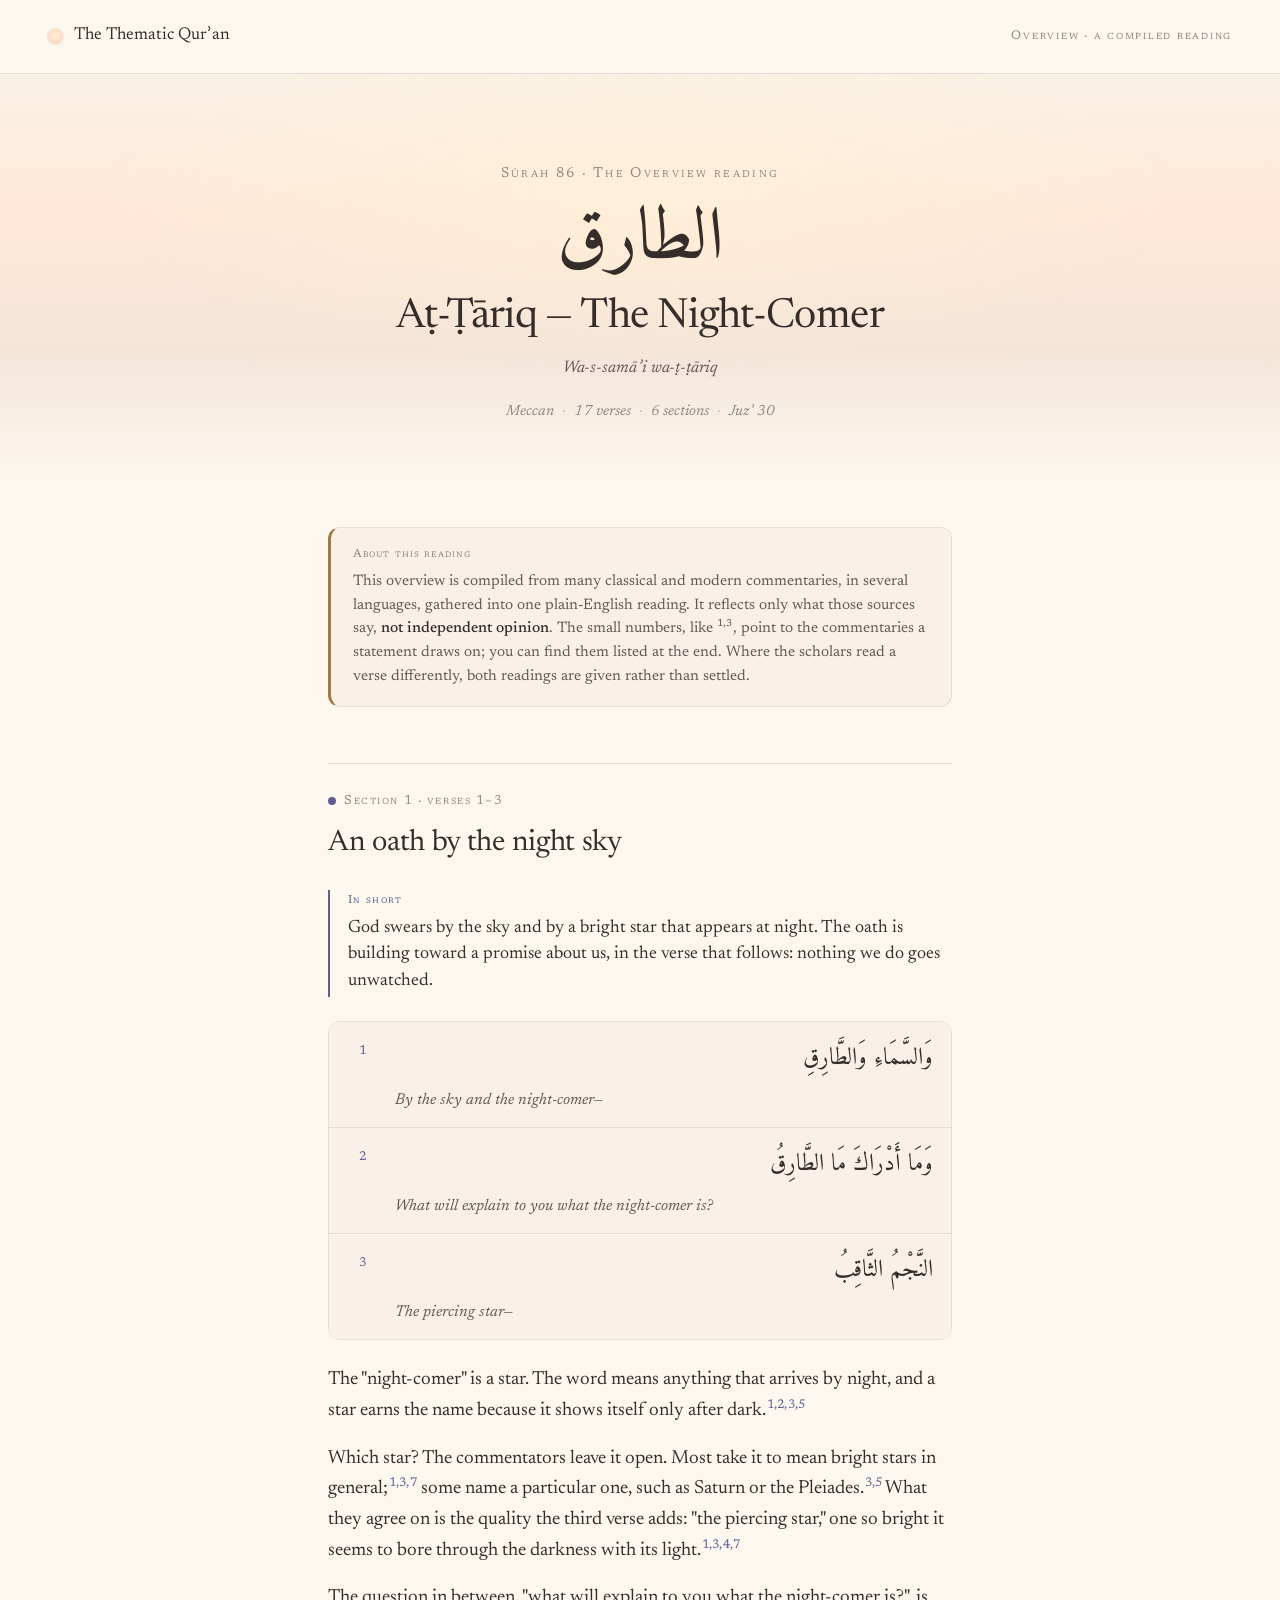
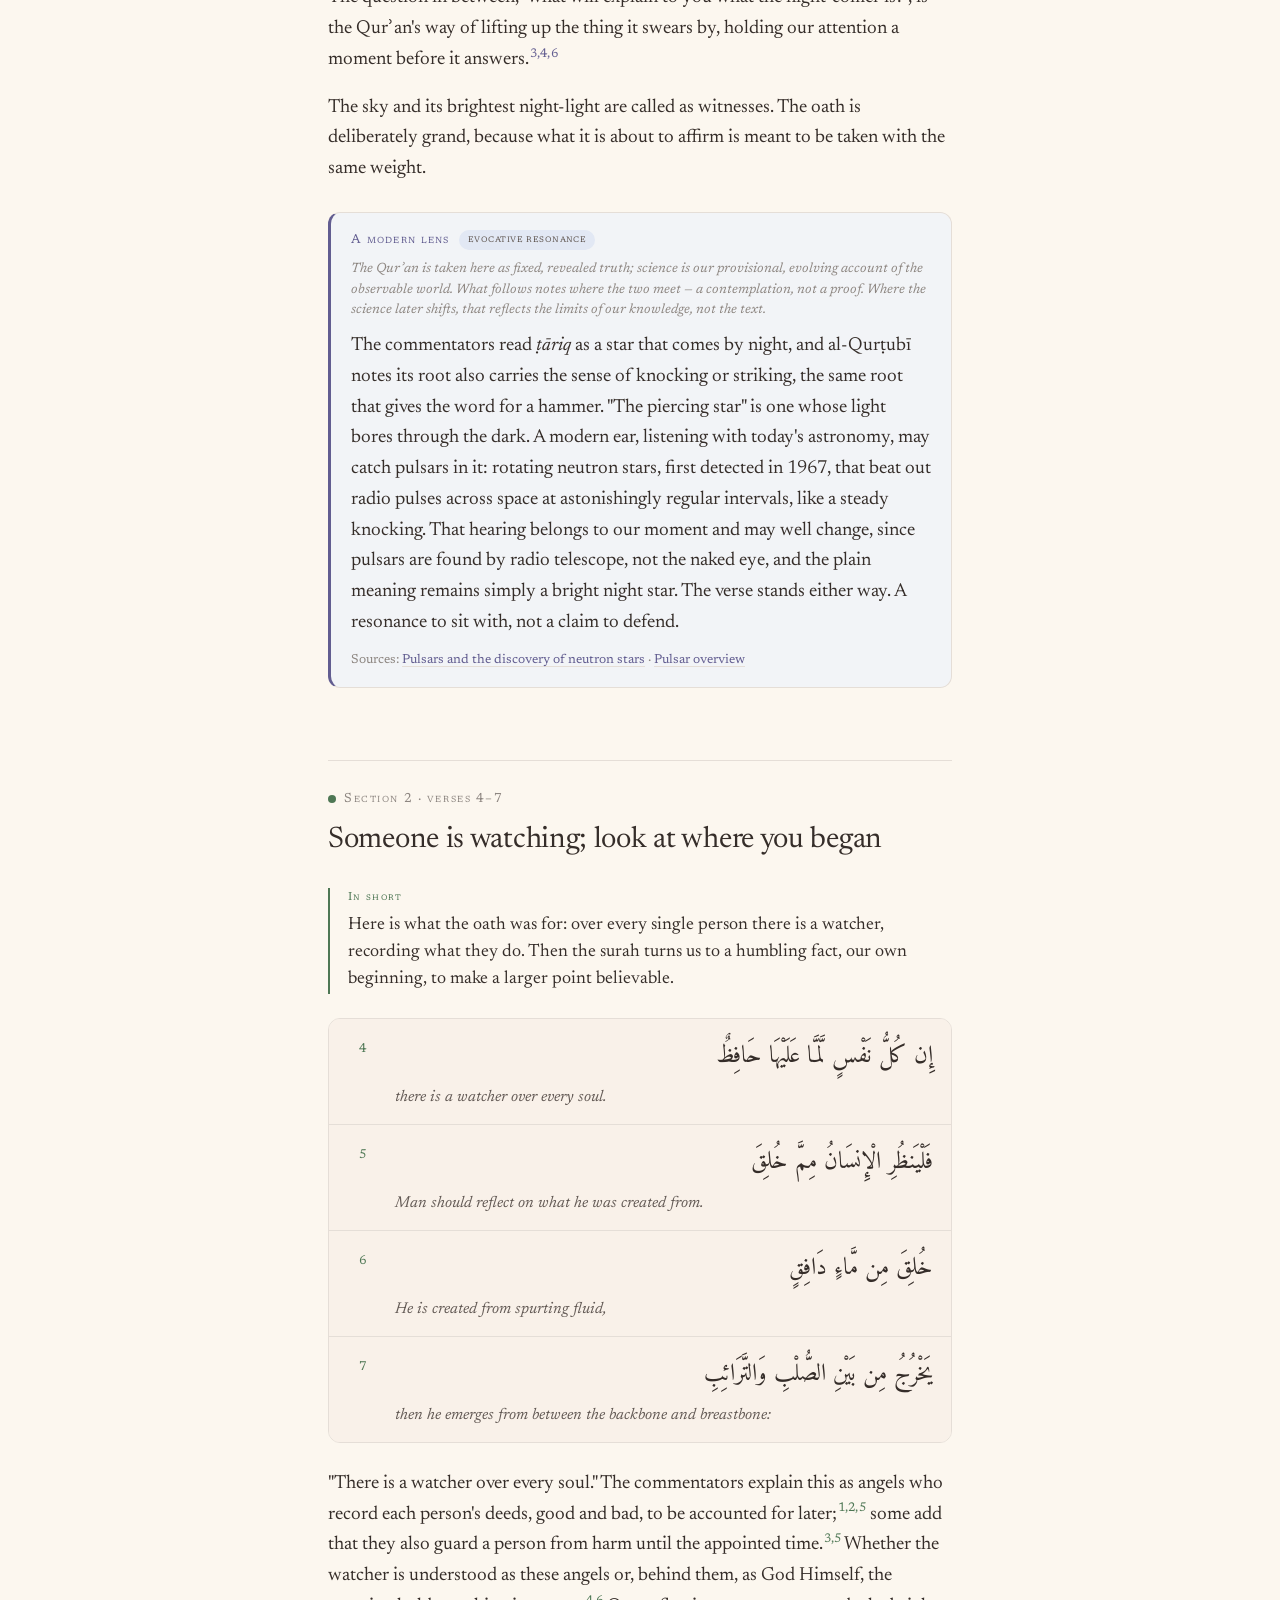
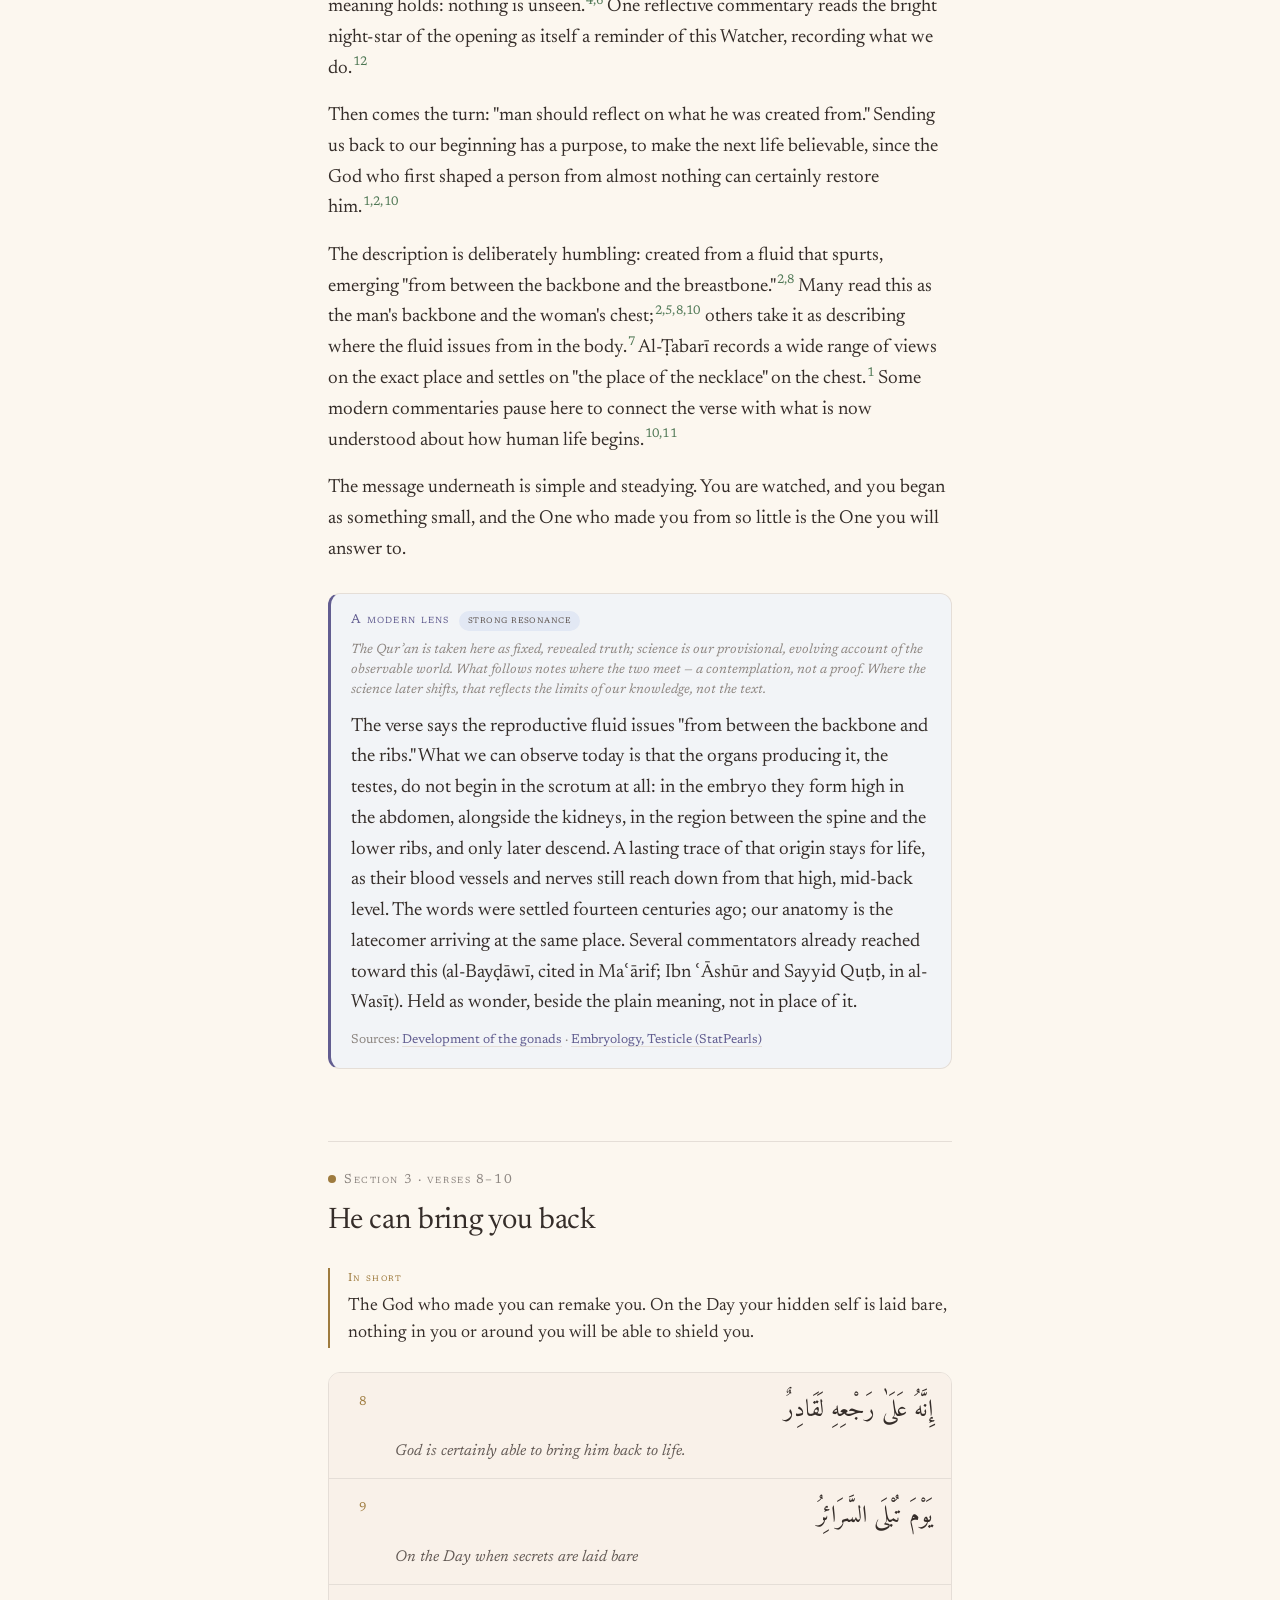
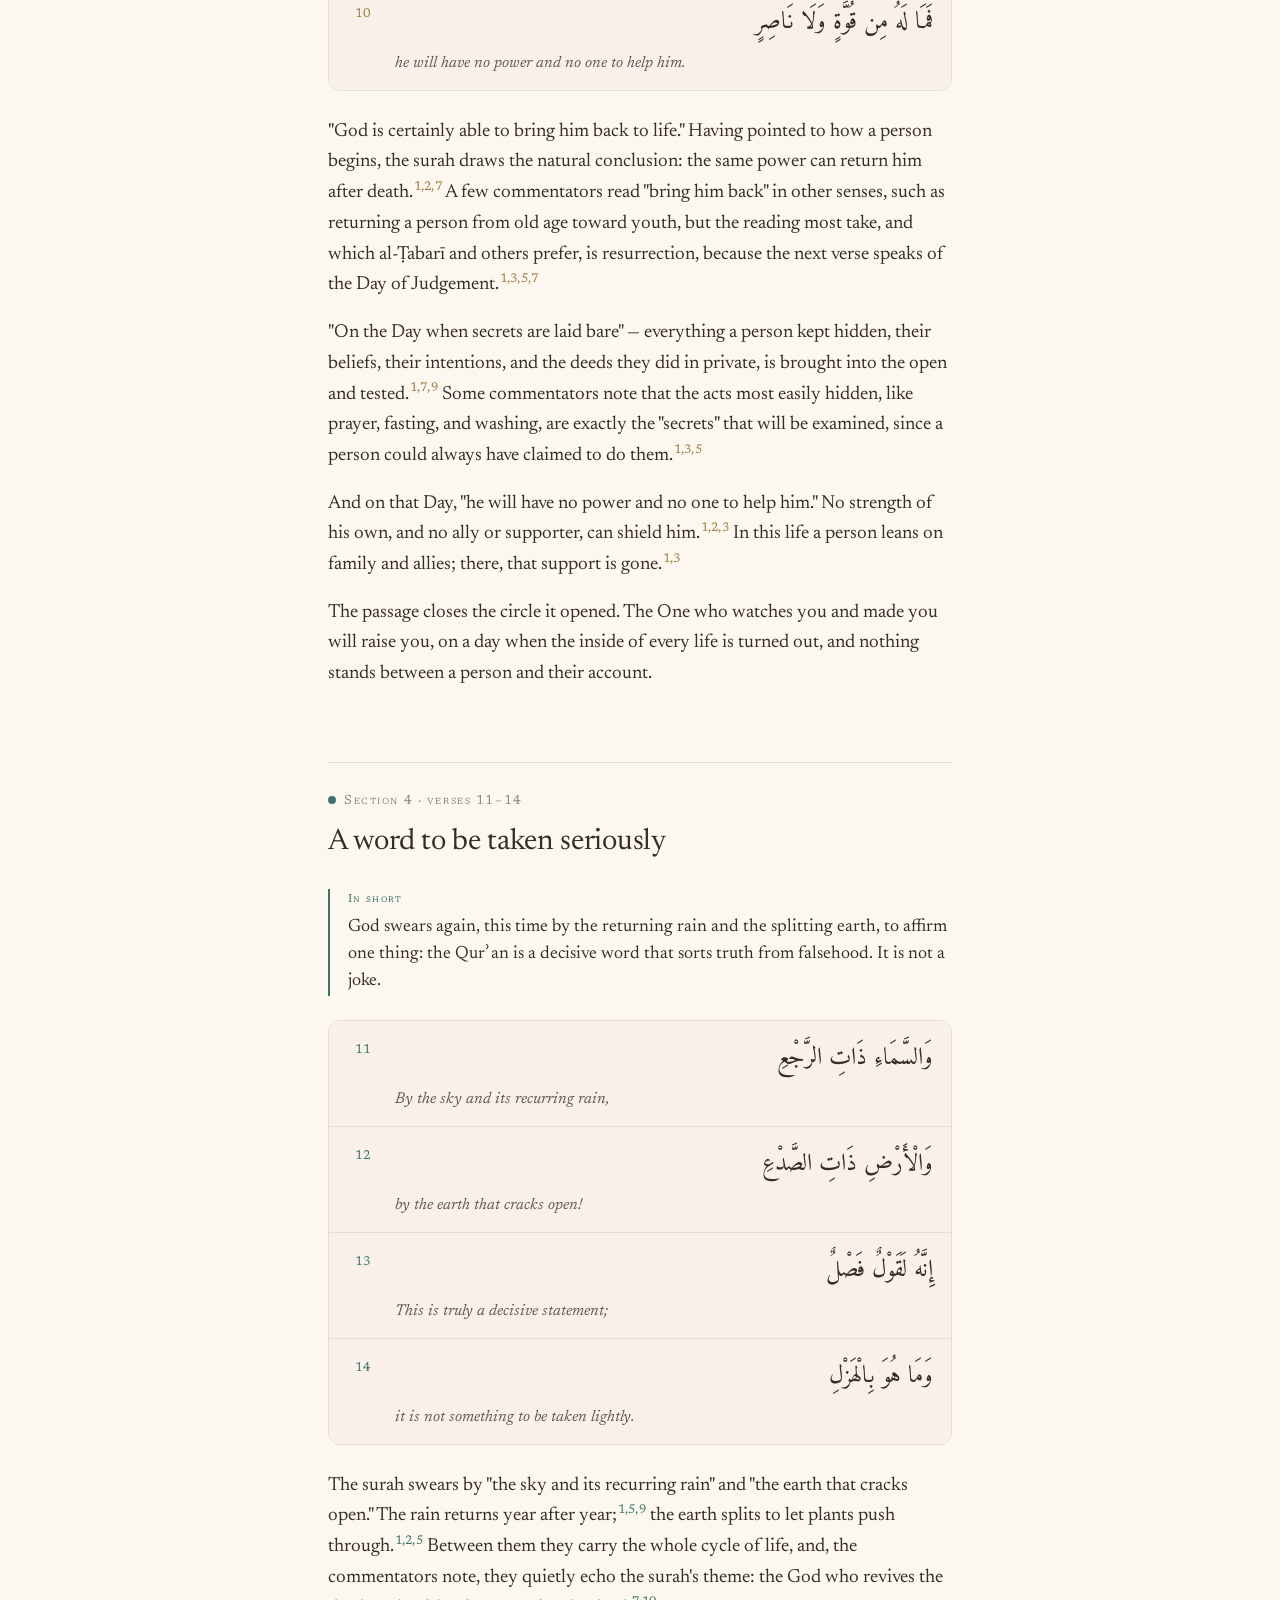
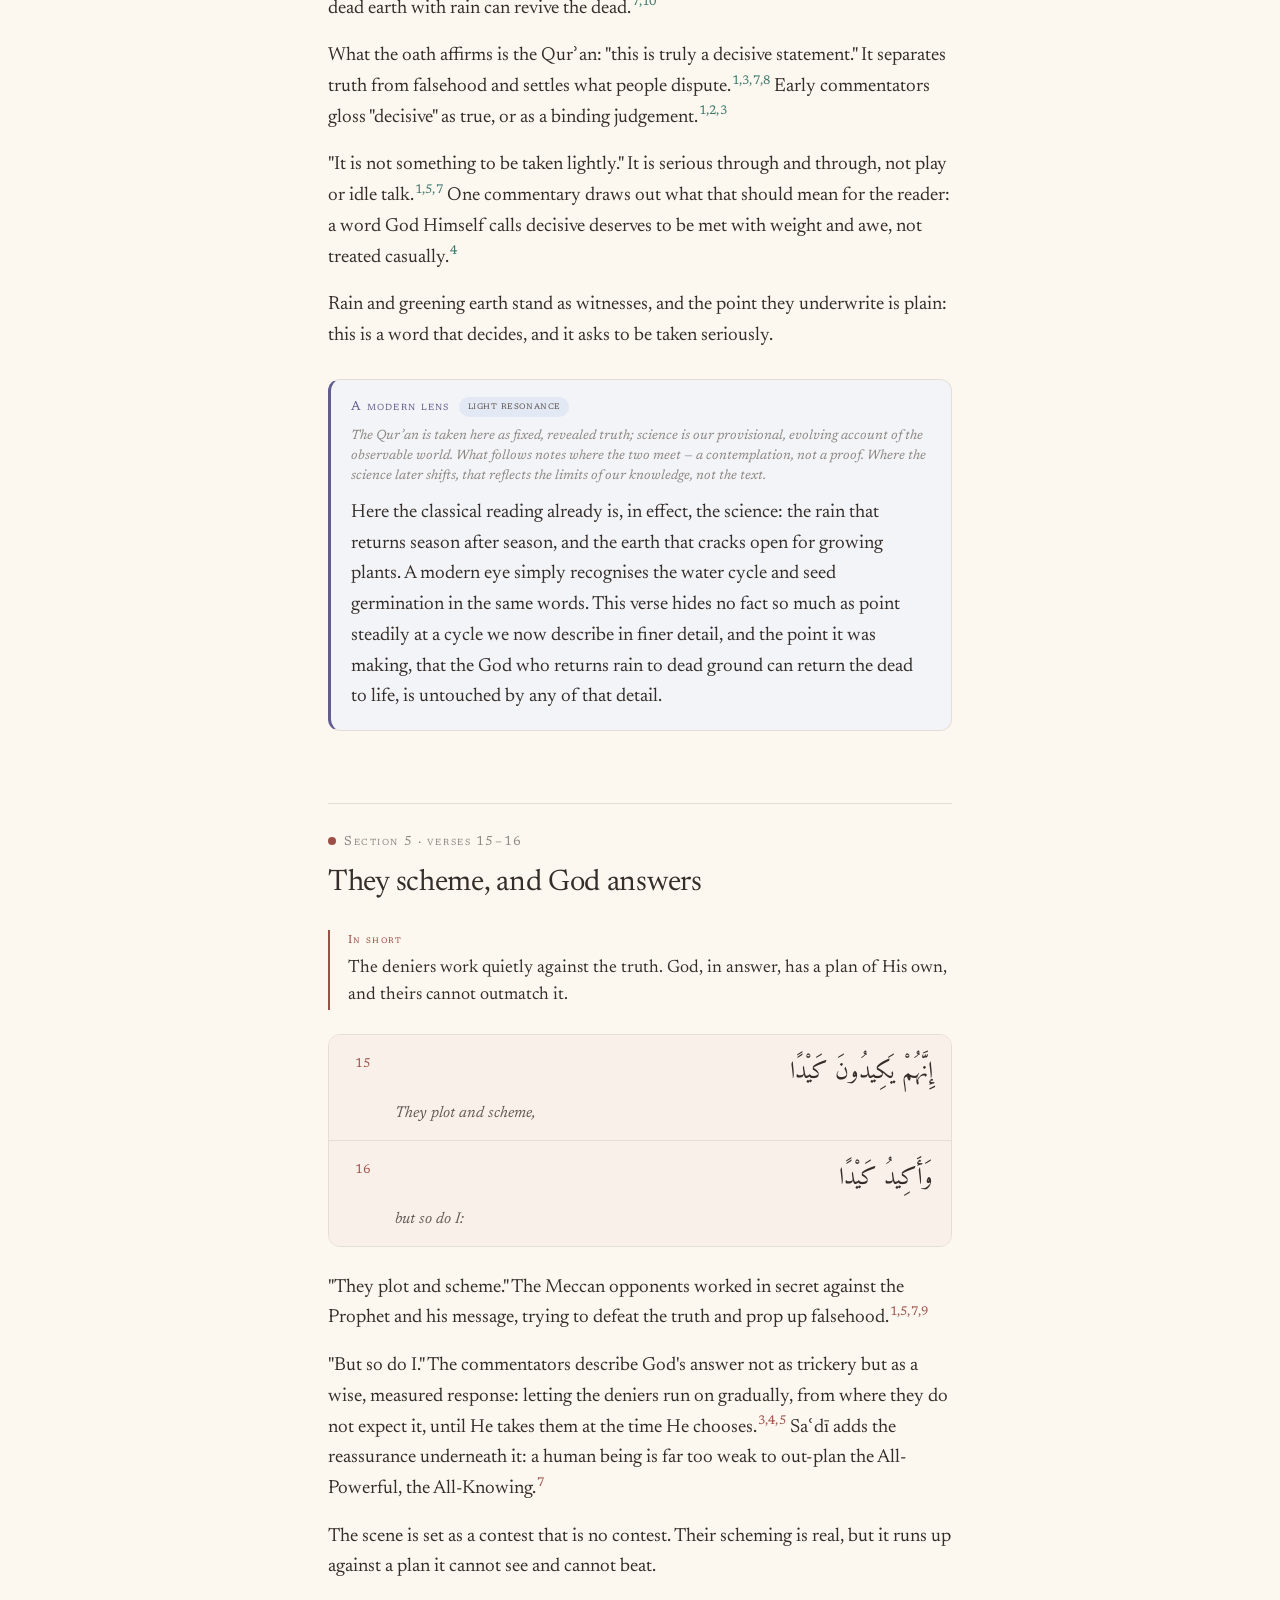
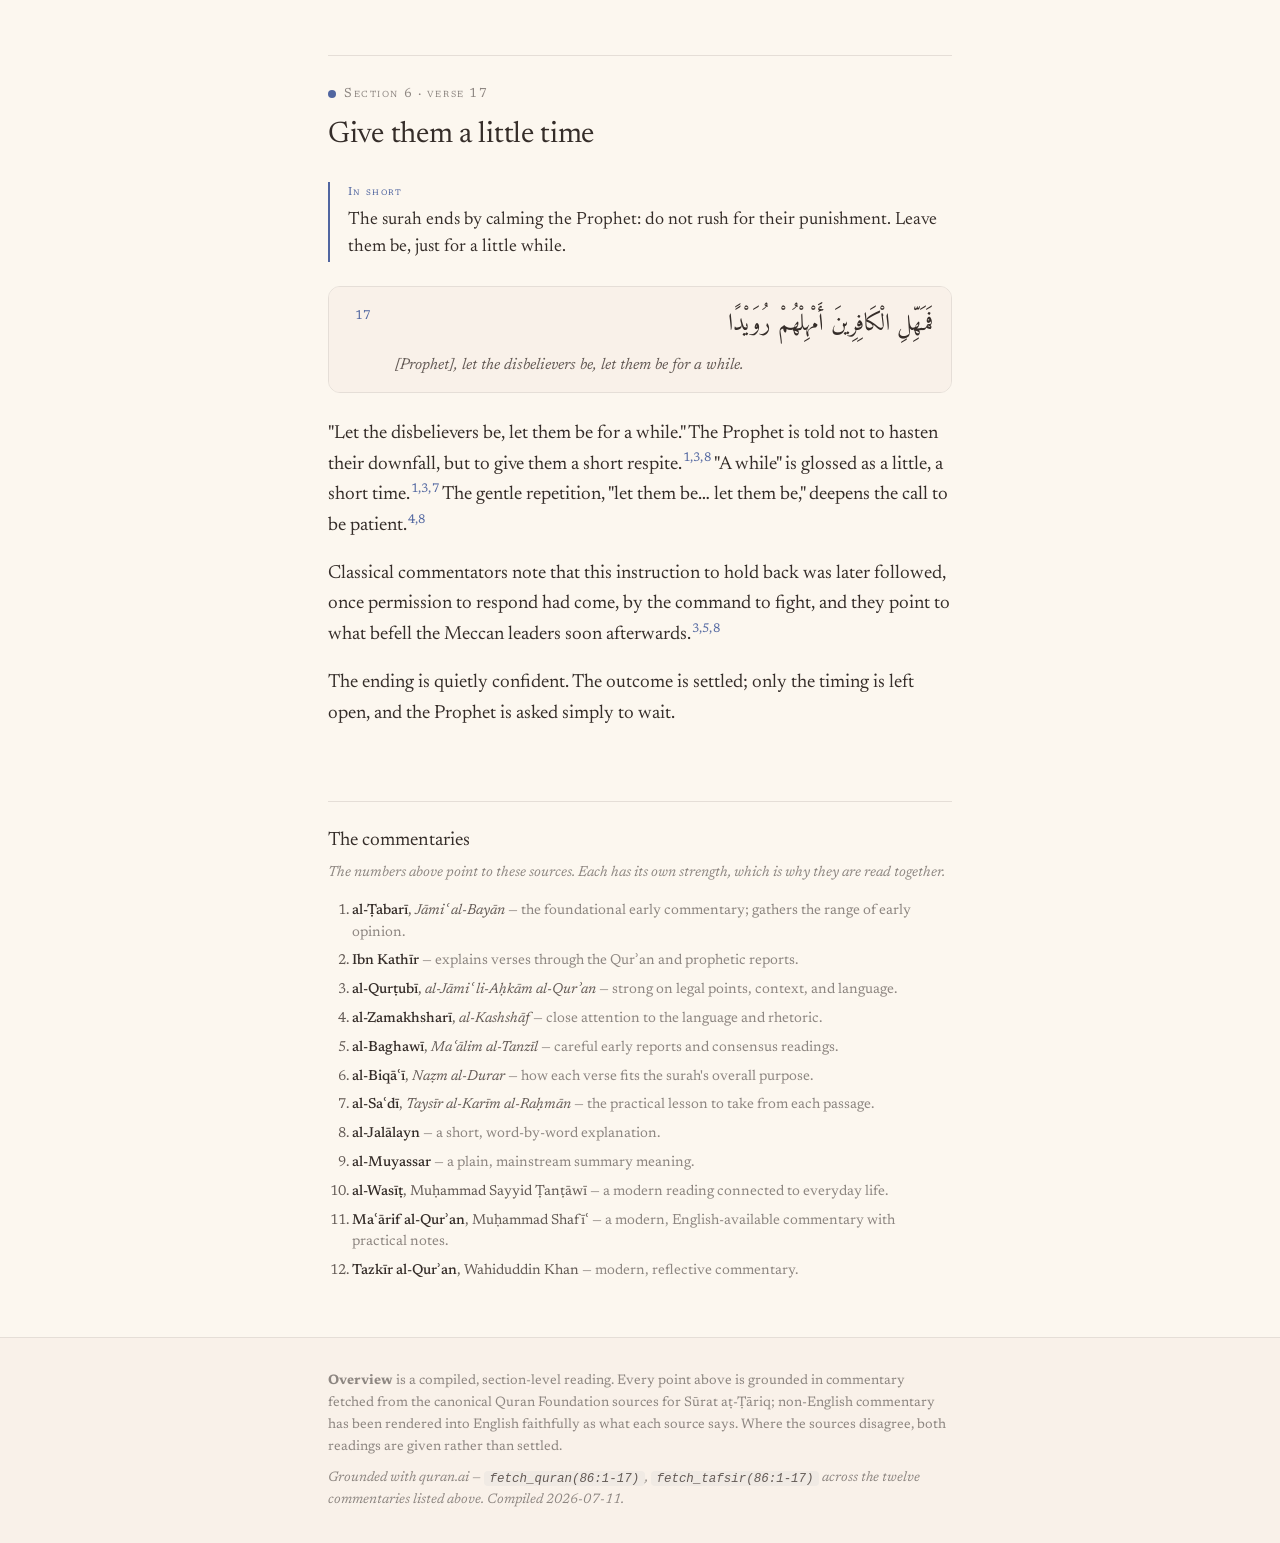
<file: docs/overview-tafsir/at-tariq-overview.html>
<!DOCTYPE html>
<html lang="en">
<head>
<meta charset="utf-8">
<meta name="viewport" content="width=device-width, initial-scale=1">
<title>Overview · Sūrat aṭ-Ṭāriq (86)</title>
<link rel="preconnect" href="https://fonts.googleapis.com">
<link rel="preconnect" href="https://fonts.gstatic.com" crossorigin>
<link href="https://fonts.googleapis.com/css2?family=Newsreader:ital,opsz,wght@0,6..72,300;0,6..72,400;0,6..72,500;1,6..72,400&family=Amiri:ital,wght@0,400;0,700;1,400&display=swap" rel="stylesheet">
<style>
:root{
  --paper: oklch(0.977 0.012 76);
  --paper-2: oklch(0.962 0.014 72);
  --ink: oklch(0.305 0.014 52);
  --ink-soft: oklch(0.475 0.014 55);
  --ink-faint: oklch(0.625 0.012 60);
  --rule: oklch(0.905 0.012 70);

  --dawn-high: oklch(0.962 0.018 78);
  --dawn-mid:  oklch(0.945 0.034 56);
  --dawn-glow: oklch(0.912 0.052 44);
  --waterline: oklch(0.930 0.024 62);
  --water-low: oklch(0.962 0.013 74);
  --sun:       oklch(0.965 0.045 72);

  --f-people:   oklch(0.52 0.095 268);
  --f-divine:   oklch(0.605 0.090 80);
  --f-unseen:   oklch(0.505 0.080 288);
  --f-creation: oklch(0.530 0.072 148);
  --f-worship:  oklch(0.520 0.068 178);
  --f-justice:  oklch(0.520 0.105 28);

  --serif: "Newsreader", Georgia, "Times New Roman", serif;
  --arabic: "Amiri", serif;
}
*{ box-sizing: border-box; }
html{ -webkit-text-size-adjust:100%; scroll-behavior:smooth; }
body{
  margin:0; background: var(--paper); color: var(--ink);
  font-family: var(--serif); font-size: 19px; line-height: 1.62;
  -webkit-font-smoothing: antialiased; text-rendering: optimizeLegibility;
}

.masthead{
  display:flex; align-items:center; justify-content:space-between; gap:1.5rem;
  padding: 1.4rem clamp(1.25rem,5vw,3rem); border-bottom: 1px solid var(--rule);
}
.wordmark{ display:flex; align-items:center; gap:0.7rem; }
.wordmark .sun{
  width:15px; height:15px; border-radius:50%;
  background: radial-gradient(circle at 50% 45%, var(--sun), var(--dawn-glow) 70%);
  box-shadow: 0 0 0 1px oklch(0.86 0.04 60 / 0.5);
}
.wordmark .name{ font-size:1.08rem; white-space:nowrap; }
.masthead .tag{ font-variant: small-caps; letter-spacing:0.14em; font-size:0.78rem; color: var(--ink-faint); }

.hero{
  position:relative; overflow:hidden;
  padding: clamp(3rem,7vw,5.5rem) clamp(1.25rem,5vw,2rem) clamp(2.5rem,5vw,3.5rem);
  text-align:center;
  background:
    radial-gradient(60% 60% at 50% 30%, oklch(0.97 0.04 74 / 0.7), transparent 70%),
    linear-gradient(180deg, var(--dawn-high) 0%, var(--dawn-mid) 34%, var(--waterline) 68%, var(--paper) 100%);
}
.hero .kicker{ font-variant: small-caps; letter-spacing:0.16em; font-size:0.9rem; color: var(--ink-faint); margin-bottom:1.2rem; }
.hero .ar-title{ font-family: var(--arabic); font-size: clamp(3rem,9vw,4.6rem); line-height:1; color: var(--ink); margin:0 0 0.4rem; }
.hero h1{ font-weight:400; font-size: clamp(1.8rem,4vw,2.6rem); letter-spacing:-0.015em; margin:0.2rem 0 0.2rem; }
.hero .translit{ font-style:italic; color: var(--ink-soft); font-size:1.05rem; margin-bottom:1.1rem; }
.hero .meta{ display:flex; flex-wrap:wrap; gap:0.5rem; justify-content:center; color: var(--ink-faint); font-style:italic; font-size:0.92rem; }
.hero .meta .sep{ opacity:0.45; font-style:normal; }

.wrap{ max-width: 43rem; margin:0 auto; padding: clamp(2rem,5vw,3rem) clamp(1.25rem,5vw,2rem) 1rem; }

.disclaimer{
  background: var(--paper-2); border: 1px solid var(--rule); border-left: 3px solid var(--f-divine);
  border-radius: 12px; padding: 1.1rem 1.35rem; margin: 0 auto clamp(2.5rem,5vw,3.5rem);
  color: var(--ink-soft); font-size: 0.95rem; line-height:1.55;
}
.disclaimer b{ color: var(--ink); font-weight:500; }
.disclaimer .lbl{ font-variant:small-caps; letter-spacing:0.1em; font-size:0.72rem; color: var(--ink-faint); display:block; margin-bottom:0.4rem; }

.section{ margin: 0 0 clamp(3rem,6vw,4.5rem); }
.section-head{ border-top: 1px solid var(--rule); padding-top: 1.4rem; margin-bottom: 1.4rem; }
.section-head .kicker{
  display:inline-flex; align-items:center; gap:0.5rem;
  font-variant: small-caps; letter-spacing:0.12em; font-size:0.82rem; color: var(--ink-faint); margin-bottom:0.5rem;
}
.section-head .dot{ width:8px; height:8px; border-radius:50%; background: var(--accent); }
.section-head h2{ font-weight:400; font-size: clamp(1.4rem,2.6vw,1.85rem); letter-spacing:-0.01em; margin:0; }

.msg{
  margin: 0 0 1.5rem; padding: 0.1rem 0 0.1rem 1.1rem; border-left: 2px solid var(--accent);
  font-size: 1.12rem; line-height:1.5; color: var(--ink);
}
.msg .msg-lbl{ display:block; font-variant: small-caps; letter-spacing:0.12em; font-size:0.72rem; color: var(--accent); margin-bottom:0.35rem; }

.verses{ margin: 0 0 1.6rem; border-radius:12px; overflow:hidden; border:1px solid var(--rule); }
.verse{ display:grid; grid-template-columns: 2rem 1fr; gap: 0.35rem 1rem; padding: 0.85rem 1.1rem; background: var(--paper-2); }
.verse + .verse{ border-top: 1px solid var(--rule); }
.verse .num{ grid-row: 1 / span 2; font-size:0.8rem; color: var(--accent); font-variant: small-caps; padding-top:0.35rem; text-align:center; }
.verse .ar{ font-family: var(--arabic); font-size: 1.5rem; line-height:1.95; text-align:right; direction:rtl; color: var(--ink); }
.verse .en{ font-size: 0.98rem; color: var(--ink-soft); font-style:italic; }

.essay p{ margin: 0 0 1.05rem; }
.essay .close{ color: var(--ink); }

/* modern lens panel */
.lens{ margin:1.7rem 0 0; background:oklch(0.955 0.022 262 / 0.5); border:1px solid var(--rule); border-left:3px solid var(--f-unseen); border-radius:12px; padding:1.05rem 1.25rem; }
.lens-hd{ display:flex; align-items:center; gap:0.6rem; margin-bottom:0.55rem; flex-wrap:wrap; }
.lens-title{ font-variant:small-caps; letter-spacing:0.1em; font-size:0.8rem; color:var(--f-unseen); }
.lens-strength{ font-variant:small-caps; letter-spacing:0.04em; font-size:0.68rem; padding:0.08rem 0.55rem; border-radius:20px; color:var(--ink-soft); background:oklch(0.93 0.018 265); }
.lens-frame{ font-style:italic; font-size:0.84rem; color:var(--ink-faint); margin:0 0 0.75rem; line-height:1.5; }
.lens p{ margin:0 0 0.7rem; }
.lens p:last-child{ margin-bottom:0; }
.lens-src{ font-size:0.8rem; color:var(--ink-faint); }
.lens-src a{ color:var(--f-unseen); text-decoration:none; border-bottom:1px solid var(--rule); }

.ref{ font-size: 0.66em; vertical-align: super; line-height:0; color: var(--accent); font-style:normal; font-variant-numeric: tabular-nums; letter-spacing:0.02em; padding-left:0.05em; }
.ref a{ color: inherit; text-decoration:none; }

.references{ border-top: 1px solid var(--rule); padding-top: 1.4rem; margin-top: 1rem; }
.references h2{ font-weight:400; font-size:1.2rem; margin:0 0 0.3rem; }
.references .sub{ color: var(--ink-faint); font-style:italic; font-size:0.9rem; margin:0 0 1rem; }
ol.reflist{ margin:0; padding-left:1.5rem; }
ol.reflist li{ font-size:0.9rem; color: var(--ink-soft); line-height:1.5; margin-bottom:0.45rem; }
ol.reflist li b{ color: var(--ink); font-weight:500; }
ol.reflist li span{ color: var(--ink-faint); }

footer{ border-top:1px solid var(--rule); background: var(--paper-2); margin-top: 2rem; }
.foot-inner{ max-width:43rem; margin:0 auto; padding: 2rem clamp(1.25rem,5vw,2rem); color: var(--ink-faint); font-size:0.86rem; line-height:1.6; }
.foot-inner code{ font-family: ui-monospace, "SF Mono", Menlo, monospace; font-size:0.78rem; color: var(--ink-soft); background: oklch(0.94 0.01 70); padding:0.05rem 0.35rem; border-radius:4px; }
.foot-inner .g{ display:block; margin-top:0.6rem; font-style:italic; }

@media (max-width:640px){ body{ font-size:18px; } .verse .ar{ font-size:1.35rem; } .msg{ font-size:1.06rem; } }
</style>
</head>
<body>

<header class="masthead">
  <div class="wordmark"><span class="sun"></span><span class="name">The Thematic Qurʾan</span></div>
  <span class="tag">Overview · a compiled reading</span>
</header>

<section class="hero">
  <div class="kicker">Sūrah 86 · The Overview reading</div>
  <div class="ar-title">الطارق</div>
  <h1>Aṭ-Ṭāriq — The Night-Comer</h1>
  <div class="translit">Wa-s-samāʾi wa-ṭ-ṭāriq</div>
  <div class="meta">
    <span>Meccan</span><span class="sep">·</span>
    <span>17 verses</span><span class="sep">·</span>
    <span>6 sections</span><span class="sep">·</span>
    <span>Juzʾ 30</span>
  </div>
</section>

<div class="wrap">

  <div class="disclaimer">
    <span class="lbl">About this reading</span>
    This overview is compiled from many classical and modern commentaries, in several languages, gathered into one plain-English reading. It reflects only what those sources say, <b>not independent opinion</b>. The small numbers, like <span class="ref">1,3</span>, point to the commentaries a statement draws on; you can find them listed at the end. Where the scholars read a verse differently, both readings are given rather than settled.
  </div>

  <!-- SECTION 1 -->
  <article class="section" style="--accent: var(--f-unseen)">
    <div class="section-head">
      <span class="kicker"><span class="dot"></span>Section 1 · verses 1–3</span>
      <h2>An oath by the night sky</h2>
    </div>

    <p class="msg"><span class="msg-lbl">In short</span> God swears by the sky and by a bright star that appears at night. The oath is building toward a promise about us, in the verse that follows: nothing we do goes unwatched.</p>

    <div class="verses">
      <div class="verse"><span class="num">1</span><span class="ar">وَالسَّمَاءِ وَالطَّارِقِ</span><span class="en">By the sky and the night-comer—</span></div>
      <div class="verse"><span class="num">2</span><span class="ar">وَمَا أَدْرَاكَ مَا الطَّارِقُ</span><span class="en">What will explain to you what the night-comer is?</span></div>
      <div class="verse"><span class="num">3</span><span class="ar">النَّجْمُ الثَّاقِبُ</span><span class="en">The piercing star—</span></div>
    </div>

    <div class="essay">
      <p>The "night-comer" is a star. The word means anything that arrives by night, and a star earns the name because it shows itself only after dark.<span class="ref"><a href="#references">1,2,3,5</a></span></p>

      <p>Which star? The commentators leave it open. Most take it to mean bright stars in general;<span class="ref"><a href="#references">1,3,7</a></span> some name a particular one, such as Saturn or the Pleiades.<span class="ref"><a href="#references">3,5</a></span> What they agree on is the quality the third verse adds: "the piercing star," one so bright it seems to bore through the darkness with its light.<span class="ref"><a href="#references">1,3,4,7</a></span></p>

      <p>The question in between, "what will explain to you what the night-comer is?", is the Qurʾan's way of lifting up the thing it swears by, holding our attention a moment before it answers.<span class="ref"><a href="#references">3,4,6</a></span></p>

      <p class="close">The sky and its brightest night-light are called as witnesses. The oath is deliberately grand, because what it is about to affirm is meant to be taken with the same weight.</p>

      <div class="lens">
        <div class="lens-hd"><span class="lens-title">A modern lens</span><span class="lens-strength">evocative resonance</span></div>
        <p class="lens-frame">The Qurʾan is taken here as fixed, revealed truth; science is our provisional, evolving account of the observable world. What follows notes where the two meet — a contemplation, not a proof. Where the science later shifts, that reflects the limits of our knowledge, not the text.</p>
        <p>The commentators read <em>ṭāriq</em> as a star that comes by night, and al-Qurṭubī notes its root also carries the sense of knocking or striking, the same root that gives the word for a hammer. "The piercing star" is one whose light bores through the dark. A modern ear, listening with today's astronomy, may catch pulsars in it: rotating neutron stars, first detected in 1967, that beat out radio pulses across space at astonishingly regular intervals, like a steady knocking. That hearing belongs to our moment and may well change, since pulsars are found by radio telescope, not the naked eye, and the plain meaning remains simply a bright night star. The verse stands either way. A resonance to sit with, not a claim to defend.</p>
        <p class="lens-src">Sources: <a href="https://pressbooks.bccampus.ca/astronomy1105/chapter/23-4-pulsars-and-the-discovery-of-neutron-stars/">Pulsars and the discovery of neutron stars</a> · <a href="https://en.wikipedia.org/wiki/Pulsar">Pulsar overview</a></p>
      </div>
    </div>
  </article>

  <!-- SECTION 2 -->
  <article class="section" style="--accent: var(--f-creation)">
    <div class="section-head">
      <span class="kicker"><span class="dot"></span>Section 2 · verses 4–7</span>
      <h2>Someone is watching; look at where you began</h2>
    </div>

    <p class="msg"><span class="msg-lbl">In short</span> Here is what the oath was for: over every single person there is a watcher, recording what they do. Then the surah turns us to a humbling fact, our own beginning, to make a larger point believable.</p>

    <div class="verses">
      <div class="verse"><span class="num">4</span><span class="ar">إِن كُلُّ نَفْسٍ لَّمَّا عَلَيْهَا حَافِظٌ</span><span class="en">there is a watcher over every soul.</span></div>
      <div class="verse"><span class="num">5</span><span class="ar">فَلْيَنظُرِ الْإِنسَانُ مِمَّ خُلِقَ</span><span class="en">Man should reflect on what he was created from.</span></div>
      <div class="verse"><span class="num">6</span><span class="ar">خُلِقَ مِن مَّاءٍ دَافِقٍ</span><span class="en">He is created from spurting fluid,</span></div>
      <div class="verse"><span class="num">7</span><span class="ar">يَخْرُجُ مِن بَيْنِ الصُّلْبِ وَالتَّرَائِبِ</span><span class="en">then he emerges from between the backbone and breastbone:</span></div>
    </div>

    <div class="essay">
      <p>"There is a watcher over every soul." The commentators explain this as angels who record each person's deeds, good and bad, to be accounted for later;<span class="ref"><a href="#references">1,2,5</a></span> some add that they also guard a person from harm until the appointed time.<span class="ref"><a href="#references">3,5</a></span> Whether the watcher is understood as these angels or, behind them, as God Himself, the meaning holds: nothing is unseen.<span class="ref"><a href="#references">4,6</a></span> One reflective commentary reads the bright night-star of the opening as itself a reminder of this Watcher, recording what we do.<span class="ref"><a href="#references">12</a></span></p>

      <p>Then comes the turn: "man should reflect on what he was created from." Sending us back to our beginning has a purpose, to make the next life believable, since the God who first shaped a person from almost nothing can certainly restore him.<span class="ref"><a href="#references">1,2,10</a></span></p>

      <p>The description is deliberately humbling: created from a fluid that spurts, emerging "from between the backbone and the breastbone."<span class="ref"><a href="#references">2,8</a></span> Many read this as the man's backbone and the woman's chest;<span class="ref"><a href="#references">2,5,8,10</a></span> others take it as describing where the fluid issues from in the body.<span class="ref"><a href="#references">7</a></span> Al-Ṭabarī records a wide range of views on the exact place and settles on "the place of the necklace" on the chest.<span class="ref"><a href="#references">1</a></span> Some modern commentaries pause here to connect the verse with what is now understood about how human life begins.<span class="ref"><a href="#references">10,11</a></span></p>

      <p class="close">The message underneath is simple and steadying. You are watched, and you began as something small, and the One who made you from so little is the One you will answer to.</p>

      <div class="lens">
        <div class="lens-hd"><span class="lens-title">A modern lens</span><span class="lens-strength">strong resonance</span></div>
        <p class="lens-frame">The Qurʾan is taken here as fixed, revealed truth; science is our provisional, evolving account of the observable world. What follows notes where the two meet — a contemplation, not a proof. Where the science later shifts, that reflects the limits of our knowledge, not the text.</p>
        <p>The verse says the reproductive fluid issues "from between the backbone and the ribs." What we can observe today is that the organs producing it, the testes, do not begin in the scrotum at all: in the embryo they form high in the abdomen, alongside the kidneys, in the region between the spine and the lower ribs, and only later descend. A lasting trace of that origin stays for life, as their blood vessels and nerves still reach down from that high, mid-back level. The words were settled fourteen centuries ago; our anatomy is the latecomer arriving at the same place. Several commentators already reached toward this (al-Bayḍāwī, cited in Maʿārif; Ibn ʿĀshūr and Sayyid Quṭb, in al-Wasīṭ). Held as wonder, beside the plain meaning, not in place of it.</p>
        <p class="lens-src">Sources: <a href="https://en.wikipedia.org/wiki/Development_of_the_gonads">Development of the gonads</a> · <a href="https://www.ncbi.nlm.nih.gov/books/NBK557763/">Embryology, Testicle (StatPearls)</a></p>
      </div>
    </div>
  </article>

  <!-- SECTION 3 -->
  <article class="section" style="--accent: var(--f-divine)">
    <div class="section-head">
      <span class="kicker"><span class="dot"></span>Section 3 · verses 8–10</span>
      <h2>He can bring you back</h2>
    </div>

    <p class="msg"><span class="msg-lbl">In short</span> The God who made you can remake you. On the Day your hidden self is laid bare, nothing in you or around you will be able to shield you.</p>

    <div class="verses">
      <div class="verse"><span class="num">8</span><span class="ar">إِنَّهُ عَلَىٰ رَجْعِهِ لَقَادِرٌ</span><span class="en">God is certainly able to bring him back to life.</span></div>
      <div class="verse"><span class="num">9</span><span class="ar">يَوْمَ تُبْلَى السَّرَائِرُ</span><span class="en">On the Day when secrets are laid bare</span></div>
      <div class="verse"><span class="num">10</span><span class="ar">فَمَا لَهُ مِن قُوَّةٍ وَلَا نَاصِرٍ</span><span class="en">he will have no power and no one to help him.</span></div>
    </div>

    <div class="essay">
      <p>"God is certainly able to bring him back to life." Having pointed to how a person begins, the surah draws the natural conclusion: the same power can return him after death.<span class="ref"><a href="#references">1,2,7</a></span> A few commentators read "bring him back" in other senses, such as returning a person from old age toward youth, but the reading most take, and which al-Ṭabarī and others prefer, is resurrection, because the next verse speaks of the Day of Judgement.<span class="ref"><a href="#references">1,3,5,7</a></span></p>

      <p>"On the Day when secrets are laid bare" — everything a person kept hidden, their beliefs, their intentions, and the deeds they did in private, is brought into the open and tested.<span class="ref"><a href="#references">1,7,9</a></span> Some commentators note that the acts most easily hidden, like prayer, fasting, and washing, are exactly the "secrets" that will be examined, since a person could always have claimed to do them.<span class="ref"><a href="#references">1,3,5</a></span></p>

      <p>And on that Day, "he will have no power and no one to help him." No strength of his own, and no ally or supporter, can shield him.<span class="ref"><a href="#references">1,2,3</a></span> In this life a person leans on family and allies; there, that support is gone.<span class="ref"><a href="#references">1,3</a></span></p>

      <p class="close">The passage closes the circle it opened. The One who watches you and made you will raise you, on a day when the inside of every life is turned out, and nothing stands between a person and their account.</p>
    </div>
  </article>

  <!-- SECTION 4 -->
  <article class="section" style="--accent: var(--f-worship)">
    <div class="section-head">
      <span class="kicker"><span class="dot"></span>Section 4 · verses 11–14</span>
      <h2>A word to be taken seriously</h2>
    </div>

    <p class="msg"><span class="msg-lbl">In short</span> God swears again, this time by the returning rain and the splitting earth, to affirm one thing: the Qurʾan is a decisive word that sorts truth from falsehood. It is not a joke.</p>

    <div class="verses">
      <div class="verse"><span class="num">11</span><span class="ar">وَالسَّمَاءِ ذَاتِ الرَّجْعِ</span><span class="en">By the sky and its recurring rain,</span></div>
      <div class="verse"><span class="num">12</span><span class="ar">وَالْأَرْضِ ذَاتِ الصَّدْعِ</span><span class="en">by the earth that cracks open!</span></div>
      <div class="verse"><span class="num">13</span><span class="ar">إِنَّهُ لَقَوْلٌ فَصْلٌ</span><span class="en">This is truly a decisive statement;</span></div>
      <div class="verse"><span class="num">14</span><span class="ar">وَمَا هُوَ بِالْهَزْلِ</span><span class="en">it is not something to be taken lightly.</span></div>
    </div>

    <div class="essay">
      <p>The surah swears by "the sky and its recurring rain" and "the earth that cracks open." The rain returns year after year;<span class="ref"><a href="#references">1,5,9</a></span> the earth splits to let plants push through.<span class="ref"><a href="#references">1,2,5</a></span> Between them they carry the whole cycle of life, and, the commentators note, they quietly echo the surah's theme: the God who revives the dead earth with rain can revive the dead.<span class="ref"><a href="#references">7,10</a></span></p>

      <p>What the oath affirms is the Qurʾan: "this is truly a decisive statement." It separates truth from falsehood and settles what people dispute.<span class="ref"><a href="#references">1,3,7,8</a></span> Early commentators gloss "decisive" as true, or as a binding judgement.<span class="ref"><a href="#references">1,2,3</a></span></p>

      <p>"It is not something to be taken lightly." It is serious through and through, not play or idle talk.<span class="ref"><a href="#references">1,5,7</a></span> One commentary draws out what that should mean for the reader: a word God Himself calls decisive deserves to be met with weight and awe, not treated casually.<span class="ref"><a href="#references">4</a></span></p>

      <p class="close">Rain and greening earth stand as witnesses, and the point they underwrite is plain: this is a word that decides, and it asks to be taken seriously.</p>

      <div class="lens">
        <div class="lens-hd"><span class="lens-title">A modern lens</span><span class="lens-strength">light resonance</span></div>
        <p class="lens-frame">The Qurʾan is taken here as fixed, revealed truth; science is our provisional, evolving account of the observable world. What follows notes where the two meet — a contemplation, not a proof. Where the science later shifts, that reflects the limits of our knowledge, not the text.</p>
        <p>Here the classical reading already is, in effect, the science: the rain that returns season after season, and the earth that cracks open for growing plants. A modern eye simply recognises the water cycle and seed germination in the same words. This verse hides no fact so much as point steadily at a cycle we now describe in finer detail, and the point it was making, that the God who returns rain to dead ground can return the dead to life, is untouched by any of that detail.</p>
      </div>
    </div>
  </article>

  <!-- SECTION 5 -->
  <article class="section" style="--accent: var(--f-justice)">
    <div class="section-head">
      <span class="kicker"><span class="dot"></span>Section 5 · verses 15–16</span>
      <h2>They scheme, and God answers</h2>
    </div>

    <p class="msg"><span class="msg-lbl">In short</span> The deniers work quietly against the truth. God, in answer, has a plan of His own, and theirs cannot outmatch it.</p>

    <div class="verses">
      <div class="verse"><span class="num">15</span><span class="ar">إِنَّهُمْ يَكِيدُونَ كَيْدًا</span><span class="en">They plot and scheme,</span></div>
      <div class="verse"><span class="num">16</span><span class="ar">وَأَكِيدُ كَيْدًا</span><span class="en">but so do I:</span></div>
    </div>

    <div class="essay">
      <p>"They plot and scheme." The Meccan opponents worked in secret against the Prophet and his message, trying to defeat the truth and prop up falsehood.<span class="ref"><a href="#references">1,5,7,9</a></span></p>

      <p>"But so do I." The commentators describe God's answer not as trickery but as a wise, measured response: letting the deniers run on gradually, from where they do not expect it, until He takes them at the time He chooses.<span class="ref"><a href="#references">3,4,5</a></span> Saʿdī adds the reassurance underneath it: a human being is far too weak to out-plan the All-Powerful, the All-Knowing.<span class="ref"><a href="#references">7</a></span></p>

      <p class="close">The scene is set as a contest that is no contest. Their scheming is real, but it runs up against a plan it cannot see and cannot beat.</p>
    </div>
  </article>

  <!-- SECTION 6 -->
  <article class="section" style="--accent: var(--f-people)">
    <div class="section-head">
      <span class="kicker"><span class="dot"></span>Section 6 · verse 17</span>
      <h2>Give them a little time</h2>
    </div>

    <p class="msg"><span class="msg-lbl">In short</span> The surah ends by calming the Prophet: do not rush for their punishment. Leave them be, just for a little while.</p>

    <div class="verses">
      <div class="verse"><span class="num">17</span><span class="ar">فَمَهِّلِ الْكَافِرِينَ أَمْهِلْهُمْ رُوَيْدًا</span><span class="en">[Prophet], let the disbelievers be, let them be for a while.</span></div>
    </div>

    <div class="essay">
      <p>"Let the disbelievers be, let them be for a while." The Prophet is told not to hasten their downfall, but to give them a short respite.<span class="ref"><a href="#references">1,3,8</a></span> "A while" is glossed as a little, a short time.<span class="ref"><a href="#references">1,3,7</a></span> The gentle repetition, "let them be… let them be," deepens the call to be patient.<span class="ref"><a href="#references">4,8</a></span></p>

      <p>Classical commentators note that this instruction to hold back was later followed, once permission to respond had come, by the command to fight, and they point to what befell the Meccan leaders soon afterwards.<span class="ref"><a href="#references">3,5,8</a></span></p>

      <p class="close">The ending is quietly confident. The outcome is settled; only the timing is left open, and the Prophet is asked simply to wait.</p>
    </div>
  </article>

  <!-- REFERENCES -->
  <section class="references" id="references">
    <h2>The commentaries</h2>
    <p class="sub">The numbers above point to these sources. Each has its own strength, which is why they are read together.</p>
    <ol class="reflist">
      <li><b>al-Ṭabarī</b>, <i>Jāmiʿ al-Bayān</i> <span>— the foundational early commentary; gathers the range of early opinion.</span></li>
      <li><b>Ibn Kathīr</b> <span>— explains verses through the Qurʾan and prophetic reports.</span></li>
      <li><b>al-Qurṭubī</b>, <i>al-Jāmiʿ li-Aḥkām al-Qurʾan</i> <span>— strong on legal points, context, and language.</span></li>
      <li><b>al-Zamakhsharī</b>, <i>al-Kashshāf</i> <span>— close attention to the language and rhetoric.</span></li>
      <li><b>al-Baghawī</b>, <i>Maʿālim al-Tanzīl</i> <span>— careful early reports and consensus readings.</span></li>
      <li><b>al-Biqāʿī</b>, <i>Naẓm al-Durar</i> <span>— how each verse fits the surah's overall purpose.</span></li>
      <li><b>al-Saʿdī</b>, <i>Taysīr al-Karīm al-Raḥmān</i> <span>— the practical lesson to take from each passage.</span></li>
      <li><b>al-Jalālayn</b> <span>— a short, word-by-word explanation.</span></li>
      <li><b>al-Muyassar</b> <span>— a plain, mainstream summary meaning.</span></li>
      <li><b>al-Wasīṭ</b>, Muḥammad Sayyid Ṭanṭāwī <span>— a modern reading connected to everyday life.</span></li>
      <li><b>Maʿārif al-Qurʾan</b>, Muḥammad Shafīʿ <span>— a modern, English-available commentary with practical notes.</span></li>
      <li><b>Tazkīr al-Qurʾan</b>, Wahiduddin Khan <span>— modern, reflective commentary.</span></li>
    </ol>
  </section>

</div>

<footer>
  <div class="foot-inner">
    <b>Overview</b> is a compiled, section-level reading. Every point above is grounded in commentary fetched from the canonical Quran Foundation sources for Sūrat aṭ-Ṭāriq; non-English commentary has been rendered into English faithfully as what each source says. Where the sources disagree, both readings are given rather than settled.
    <span class="g">Grounded with quran.ai — <code>fetch_quran(86:1-17)</code>, <code>fetch_tafsir(86:1-17)</code> across the twelve commentaries listed above. Compiled 2026-07-11.</span>
  </div>
</footer>

</body>
</html>
</file>
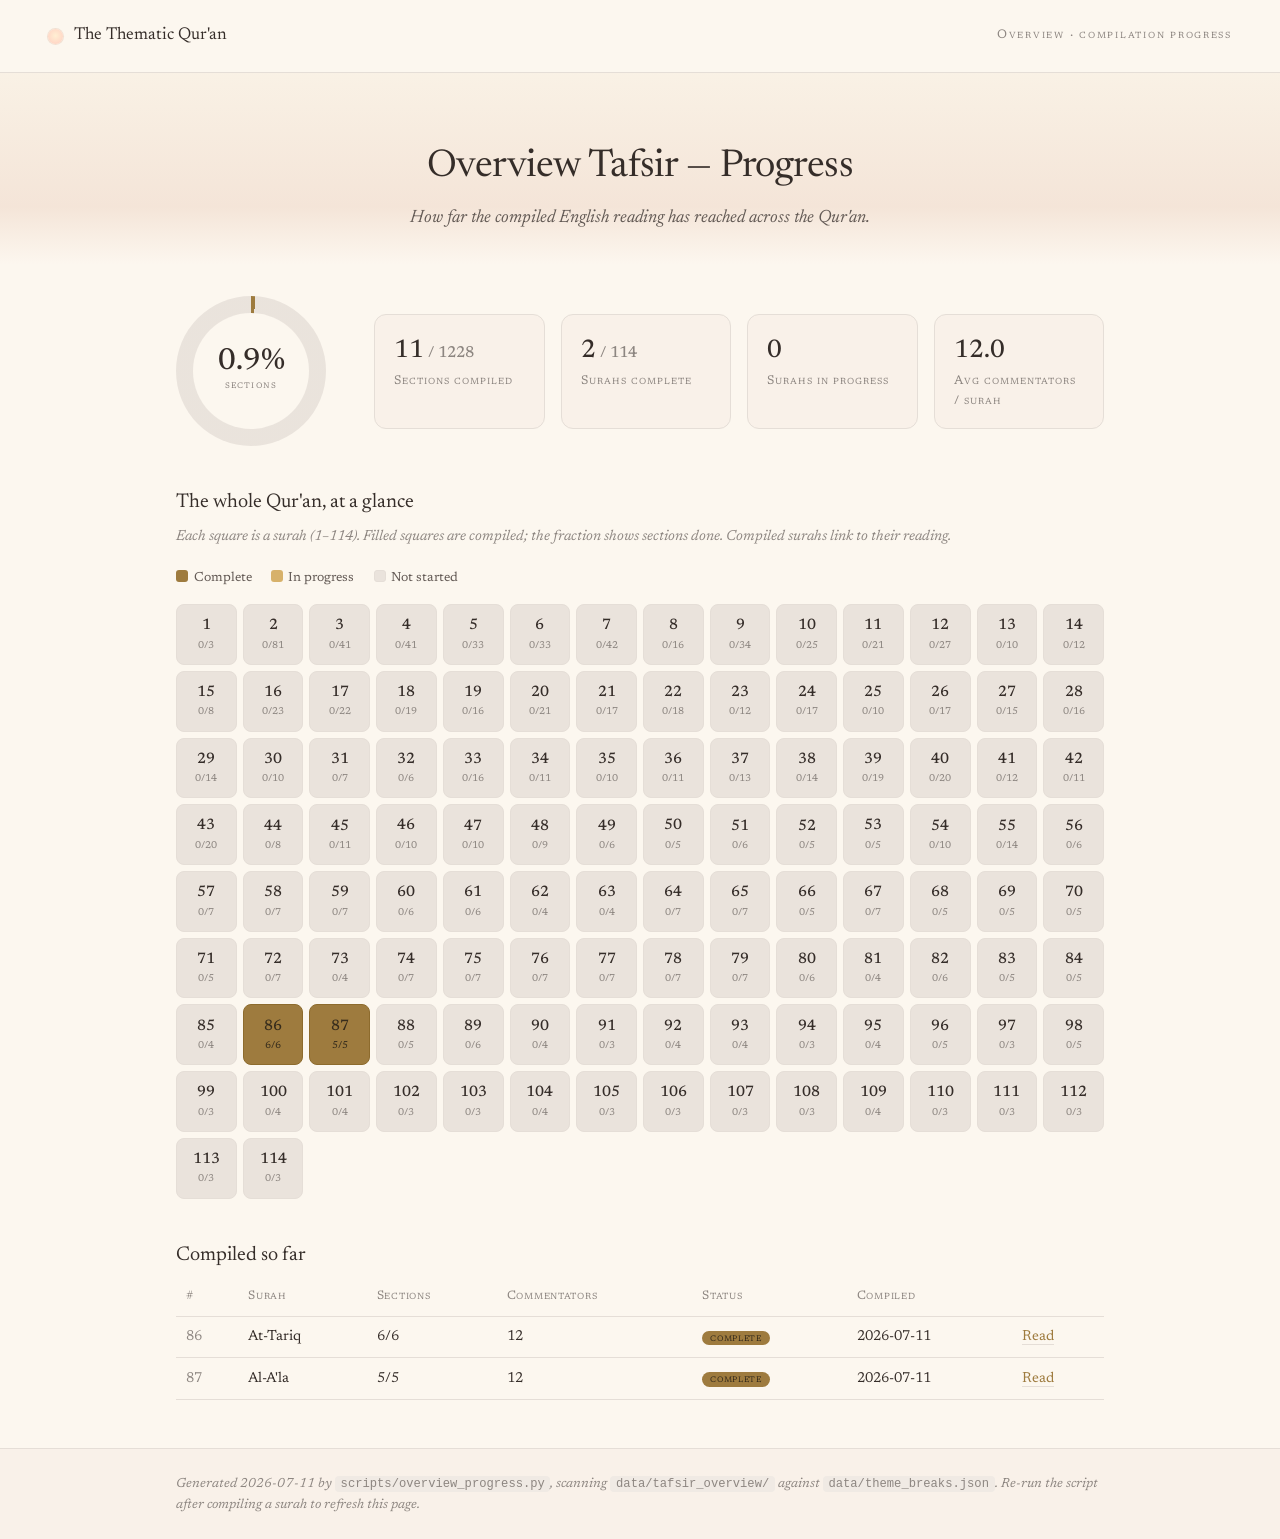
<file: docs/overview-tafsir/progress.html>
<!DOCTYPE html>
<html lang="en">
<head>
<meta charset="utf-8">
<meta name="viewport" content="width=device-width, initial-scale=1">
<title>Overview Tafsir — Progress</title>
<link rel="preconnect" href="https://fonts.googleapis.com">
<link rel="preconnect" href="https://fonts.gstatic.com" crossorigin>
<link href="https://fonts.googleapis.com/css2?family=Newsreader:ital,opsz,wght@0,6..72,300;0,6..72,400;0,6..72,500;1,6..72,400&display=swap" rel="stylesheet">
<style>
:root{
  --paper: oklch(0.977 0.012 76); --paper-2: oklch(0.962 0.014 72);
  --ink: oklch(0.305 0.014 52); --ink-soft: oklch(0.475 0.014 55); --ink-faint: oklch(0.625 0.012 60);
  --rule: oklch(0.905 0.012 70);
  --dawn-high: oklch(0.962 0.018 78); --dawn-mid: oklch(0.945 0.034 56); --waterline: oklch(0.930 0.024 62);
  --sun: oklch(0.965 0.045 72); --dawn-glow: oklch(0.912 0.052 44);
  --done: oklch(0.605 0.090 80); --partial: oklch(0.78 0.10 82); --none: oklch(0.92 0.012 70);
  --serif: "Newsreader", Georgia, serif;
}
*{ box-sizing:border-box; }
body{ margin:0; background:var(--paper); color:var(--ink); font-family:var(--serif); font-size:18px; line-height:1.6; -webkit-font-smoothing:antialiased; }
.masthead{ display:flex; align-items:center; justify-content:space-between; gap:1.5rem; padding:1.4rem clamp(1.25rem,5vw,3rem); border-bottom:1px solid var(--rule); }
.wordmark{ display:flex; align-items:center; gap:0.7rem; }
.wordmark .sun{ width:15px; height:15px; border-radius:50%; background:radial-gradient(circle at 50% 45%, var(--sun), var(--dawn-glow) 70%); box-shadow:0 0 0 1px oklch(0.86 0.04 60 / 0.5); }
.wordmark .name{ font-size:1.08rem; }
.masthead .tag{ font-variant:small-caps; letter-spacing:0.14em; font-size:0.78rem; color:var(--ink-faint); }
.hero{ text-align:center; padding:clamp(2.5rem,6vw,4rem) 1.5rem 2rem; background:linear-gradient(180deg,var(--dawn-high),var(--waterline) 70%,var(--paper)); }
.hero h1{ font-weight:400; font-size:clamp(1.7rem,3.6vw,2.4rem); margin:0 0 0.3rem; letter-spacing:-0.015em; }
.hero p{ margin:0; color:var(--ink-soft); font-style:italic; }
.wrap{ max-width:62rem; margin:0 auto; padding:2rem clamp(1.25rem,5vw,2rem) 3rem; }
.top{ display:grid; grid-template-columns:auto 1fr; gap:clamp(1.5rem,4vw,3rem); align-items:center; margin-bottom:2.5rem; }
.ring{ --v:0.9; width:150px; height:150px; border-radius:50%; display:grid; place-items:center;
  background:conic-gradient(var(--done) calc(var(--v)*1%), var(--none) 0); flex:none; }
.ring .inner{ width:116px; height:116px; border-radius:50%; background:var(--paper); display:grid; place-items:center; text-align:center; }
.ring .pct{ font-size:1.9rem; font-weight:500; line-height:1; }
.ring .lbl{ font-size:0.72rem; font-variant:small-caps; letter-spacing:0.1em; color:var(--ink-faint); }
.stats{ display:grid; grid-template-columns:repeat(auto-fit,minmax(150px,1fr)); gap:1rem; }
.stat{ background:var(--paper-2); border:1px solid var(--rule); border-radius:12px; padding:1rem 1.2rem; }
.stat .n{ font-size:1.6rem; font-weight:500; }
.stat .k{ font-size:0.78rem; font-variant:small-caps; letter-spacing:0.08em; color:var(--ink-faint); }
h2.sec{ font-weight:400; font-size:1.25rem; margin:2.5rem 0 0.4rem; }
.sec-sub{ color:var(--ink-faint); font-style:italic; font-size:0.9rem; margin:0 0 1.2rem; }
.legend{ display:flex; gap:1.2rem; flex-wrap:wrap; font-size:0.82rem; color:var(--ink-soft); margin-bottom:1rem; }
.legend i{ display:inline-block; width:12px; height:12px; border-radius:3px; margin-right:0.35rem; vertical-align:-1px; }
.grid{ display:grid; grid-template-columns:repeat(auto-fill,minmax(58px,1fr)); gap:6px; }
.cell{ aspect-ratio:1; border-radius:8px; border:1px solid var(--rule); display:flex; flex-direction:column; align-items:center; justify-content:center; text-decoration:none; color:var(--ink-soft); background:var(--none); transition:transform .12s; }
.cell:hover{ transform:translateY(-2px); }
.cell .c-num{ font-size:0.95rem; font-weight:500; color:var(--ink); }
.cell .c-frac{ font-size:0.62rem; color:var(--ink-faint); }
.cell.complete{ background:var(--done); border-color:oklch(0.55 0.09 80); }
.cell.complete .c-num, .cell.complete .c-frac{ color:oklch(0.30 0.03 80); }
.cell.partial{ background:var(--partial); border-color:oklch(0.72 0.10 82); }
a.cell.complete:hover, a.cell.partial:hover{ filter:brightness(1.03); }
table{ width:100%; border-collapse:collapse; font-size:0.9rem; margin-top:0.5rem; }
th,td{ text-align:left; padding:0.55rem 0.6rem; border-bottom:1px solid var(--rule); }
th{ font-variant:small-caps; letter-spacing:0.06em; font-size:0.76rem; color:var(--ink-faint); font-weight:400; }
td.r-num{ color:var(--ink-faint); }
.pill{ font-size:0.72rem; font-variant:small-caps; letter-spacing:0.06em; padding:0.1rem 0.5rem; border-radius:20px; }
.pill.complete{ background:var(--done); color:oklch(0.30 0.03 80); }
.pill.partial{ background:var(--partial); color:oklch(0.32 0.04 82); }
td a{ color:var(--done); text-decoration:none; border-bottom:1px solid var(--rule); }
.empty{ color:var(--ink-faint); font-style:italic; text-align:center; }
footer{ border-top:1px solid var(--rule); background:var(--paper-2); }
.foot-inner{ max-width:62rem; margin:0 auto; padding:1.5rem clamp(1.25rem,5vw,2rem); color:var(--ink-faint); font-size:0.82rem; font-style:italic; }
.foot-inner code{ font-family:ui-monospace,Menlo,monospace; font-style:normal; font-size:0.76rem; background:oklch(0.94 0.01 70); padding:0.05rem 0.35rem; border-radius:4px; }
@media(max-width:560px){ .top{ grid-template-columns:1fr; justify-items:center; } }
</style>
</head>
<body>
<header class="masthead">
  <div class="wordmark"><span class="sun"></span><span class="name">The Thematic Qur'an</span></div>
  <span class="tag">Overview · compilation progress</span>
</header>

<section class="hero">
  <h1>Overview Tafsir — Progress</h1>
  <p>How far the compiled English reading has reached across the Qur'an.</p>
</section>

<div class="wrap">
  <div class="top">
    <div class="ring"><div class="inner"><div><div class="pct">0.9%</div><div class="lbl">sections</div></div></div></div>
    <div class="stats">
      <div class="stat"><div class="n">11<span style="color:var(--ink-faint);font-size:1rem"> / 1228</span></div><div class="k">Sections compiled</div></div>
      <div class="stat"><div class="n">2<span style="color:var(--ink-faint);font-size:1rem"> / 114</span></div><div class="k">Surahs complete</div></div>
      <div class="stat"><div class="n">0</div><div class="k">Surahs in progress</div></div>
      <div class="stat"><div class="n">12.0</div><div class="k">Avg commentators / surah</div></div>
    </div>
  </div>

  <h2 class="sec">The whole Qur'an, at a glance</h2>
  <p class="sec-sub">Each square is a surah (1&ndash;114). Filled squares are compiled; the fraction shows sections done. Compiled surahs link to their reading.</p>
  <div class="legend">
    <span><i style="background:var(--done)"></i>Complete</span>
    <span><i style="background:var(--partial)"></i>In progress</span>
    <span><i style="background:var(--none);border:1px solid var(--rule)"></i>Not started</span>
  </div>
  <div class="grid">
<div class="cell none" title="1. Al-Fatihah — 0/3 sections"><span class="c-num">1</span><span class="c-frac">0/3</span></div>
<div class="cell none" title="2. Al-Baqarah — 0/81 sections"><span class="c-num">2</span><span class="c-frac">0/81</span></div>
<div class="cell none" title="3. Ali 'Imran — 0/41 sections"><span class="c-num">3</span><span class="c-frac">0/41</span></div>
<div class="cell none" title="4. An-Nisa — 0/41 sections"><span class="c-num">4</span><span class="c-frac">0/41</span></div>
<div class="cell none" title="5. Al-Ma'idah — 0/33 sections"><span class="c-num">5</span><span class="c-frac">0/33</span></div>
<div class="cell none" title="6. Al-An'am — 0/33 sections"><span class="c-num">6</span><span class="c-frac">0/33</span></div>
<div class="cell none" title="7. Al-A'raf — 0/42 sections"><span class="c-num">7</span><span class="c-frac">0/42</span></div>
<div class="cell none" title="8. Al-Anfal — 0/16 sections"><span class="c-num">8</span><span class="c-frac">0/16</span></div>
<div class="cell none" title="9. At-Tawbah — 0/34 sections"><span class="c-num">9</span><span class="c-frac">0/34</span></div>
<div class="cell none" title="10. Yunus — 0/25 sections"><span class="c-num">10</span><span class="c-frac">0/25</span></div>
<div class="cell none" title="11. Hud — 0/21 sections"><span class="c-num">11</span><span class="c-frac">0/21</span></div>
<div class="cell none" title="12. Yusuf — 0/27 sections"><span class="c-num">12</span><span class="c-frac">0/27</span></div>
<div class="cell none" title="13. Ar-Ra'd — 0/10 sections"><span class="c-num">13</span><span class="c-frac">0/10</span></div>
<div class="cell none" title="14. Ibrahim — 0/12 sections"><span class="c-num">14</span><span class="c-frac">0/12</span></div>
<div class="cell none" title="15. Al-Hijr — 0/8 sections"><span class="c-num">15</span><span class="c-frac">0/8</span></div>
<div class="cell none" title="16. An-Nahl — 0/23 sections"><span class="c-num">16</span><span class="c-frac">0/23</span></div>
<div class="cell none" title="17. Al-Isra — 0/22 sections"><span class="c-num">17</span><span class="c-frac">0/22</span></div>
<div class="cell none" title="18. Al-Kahf — 0/19 sections"><span class="c-num">18</span><span class="c-frac">0/19</span></div>
<div class="cell none" title="19. Maryam — 0/16 sections"><span class="c-num">19</span><span class="c-frac">0/16</span></div>
<div class="cell none" title="20. Ta-Ha — 0/21 sections"><span class="c-num">20</span><span class="c-frac">0/21</span></div>
<div class="cell none" title="21. Al-Anbiya — 0/17 sections"><span class="c-num">21</span><span class="c-frac">0/17</span></div>
<div class="cell none" title="22. Al-Hajj — 0/18 sections"><span class="c-num">22</span><span class="c-frac">0/18</span></div>
<div class="cell none" title="23. Al-Mu'minun — 0/12 sections"><span class="c-num">23</span><span class="c-frac">0/12</span></div>
<div class="cell none" title="24. An-Nur — 0/17 sections"><span class="c-num">24</span><span class="c-frac">0/17</span></div>
<div class="cell none" title="25. Al-Furqan — 0/10 sections"><span class="c-num">25</span><span class="c-frac">0/10</span></div>
<div class="cell none" title="26. Ash-Shu'ara — 0/17 sections"><span class="c-num">26</span><span class="c-frac">0/17</span></div>
<div class="cell none" title="27. An-Naml — 0/15 sections"><span class="c-num">27</span><span class="c-frac">0/15</span></div>
<div class="cell none" title="28. Al-Qasas — 0/16 sections"><span class="c-num">28</span><span class="c-frac">0/16</span></div>
<div class="cell none" title="29. Al-'Ankabut — 0/14 sections"><span class="c-num">29</span><span class="c-frac">0/14</span></div>
<div class="cell none" title="30. Ar-Rum — 0/10 sections"><span class="c-num">30</span><span class="c-frac">0/10</span></div>
<div class="cell none" title="31. Luqman — 0/7 sections"><span class="c-num">31</span><span class="c-frac">0/7</span></div>
<div class="cell none" title="32. As-Sajdah — 0/6 sections"><span class="c-num">32</span><span class="c-frac">0/6</span></div>
<div class="cell none" title="33. Al-Ahzab — 0/16 sections"><span class="c-num">33</span><span class="c-frac">0/16</span></div>
<div class="cell none" title="34. Saba — 0/11 sections"><span class="c-num">34</span><span class="c-frac">0/11</span></div>
<div class="cell none" title="35. Fatir — 0/10 sections"><span class="c-num">35</span><span class="c-frac">0/10</span></div>
<div class="cell none" title="36. Ya-Sin — 0/11 sections"><span class="c-num">36</span><span class="c-frac">0/11</span></div>
<div class="cell none" title="37. As-Saffat — 0/13 sections"><span class="c-num">37</span><span class="c-frac">0/13</span></div>
<div class="cell none" title="38. Sad — 0/14 sections"><span class="c-num">38</span><span class="c-frac">0/14</span></div>
<div class="cell none" title="39. Az-Zumar — 0/19 sections"><span class="c-num">39</span><span class="c-frac">0/19</span></div>
<div class="cell none" title="40. Ghafir — 0/20 sections"><span class="c-num">40</span><span class="c-frac">0/20</span></div>
<div class="cell none" title="41. Fussilat — 0/12 sections"><span class="c-num">41</span><span class="c-frac">0/12</span></div>
<div class="cell none" title="42. Ash-Shura — 0/11 sections"><span class="c-num">42</span><span class="c-frac">0/11</span></div>
<div class="cell none" title="43. Az-Zukhruf — 0/20 sections"><span class="c-num">43</span><span class="c-frac">0/20</span></div>
<div class="cell none" title="44. Ad-Dukhan — 0/8 sections"><span class="c-num">44</span><span class="c-frac">0/8</span></div>
<div class="cell none" title="45. Al-Jathiyah — 0/11 sections"><span class="c-num">45</span><span class="c-frac">0/11</span></div>
<div class="cell none" title="46. Al-Ahqaf — 0/10 sections"><span class="c-num">46</span><span class="c-frac">0/10</span></div>
<div class="cell none" title="47. Muhammad — 0/10 sections"><span class="c-num">47</span><span class="c-frac">0/10</span></div>
<div class="cell none" title="48. Al-Fath — 0/9 sections"><span class="c-num">48</span><span class="c-frac">0/9</span></div>
<div class="cell none" title="49. Al-Hujurat — 0/6 sections"><span class="c-num">49</span><span class="c-frac">0/6</span></div>
<div class="cell none" title="50. Qaf — 0/5 sections"><span class="c-num">50</span><span class="c-frac">0/5</span></div>
<div class="cell none" title="51. Adh-Dhariyat — 0/6 sections"><span class="c-num">51</span><span class="c-frac">0/6</span></div>
<div class="cell none" title="52. At-Tur — 0/5 sections"><span class="c-num">52</span><span class="c-frac">0/5</span></div>
<div class="cell none" title="53. An-Najm — 0/5 sections"><span class="c-num">53</span><span class="c-frac">0/5</span></div>
<div class="cell none" title="54. Al-Qamar — 0/10 sections"><span class="c-num">54</span><span class="c-frac">0/10</span></div>
<div class="cell none" title="55. Ar-Rahman — 0/14 sections"><span class="c-num">55</span><span class="c-frac">0/14</span></div>
<div class="cell none" title="56. Al-Waqi'ah — 0/6 sections"><span class="c-num">56</span><span class="c-frac">0/6</span></div>
<div class="cell none" title="57. Al-Hadid — 0/7 sections"><span class="c-num">57</span><span class="c-frac">0/7</span></div>
<div class="cell none" title="58. Al-Mujadila — 0/7 sections"><span class="c-num">58</span><span class="c-frac">0/7</span></div>
<div class="cell none" title="59. Al-Hashr — 0/7 sections"><span class="c-num">59</span><span class="c-frac">0/7</span></div>
<div class="cell none" title="60. Al-Mumtahanah — 0/6 sections"><span class="c-num">60</span><span class="c-frac">0/6</span></div>
<div class="cell none" title="61. As-Saff — 0/6 sections"><span class="c-num">61</span><span class="c-frac">0/6</span></div>
<div class="cell none" title="62. Al-Jumu'ah — 0/4 sections"><span class="c-num">62</span><span class="c-frac">0/4</span></div>
<div class="cell none" title="63. Al-Munafiqun — 0/4 sections"><span class="c-num">63</span><span class="c-frac">0/4</span></div>
<div class="cell none" title="64. At-Taghabun — 0/7 sections"><span class="c-num">64</span><span class="c-frac">0/7</span></div>
<div class="cell none" title="65. At-Talaq — 0/7 sections"><span class="c-num">65</span><span class="c-frac">0/7</span></div>
<div class="cell none" title="66. At-Tahrim — 0/5 sections"><span class="c-num">66</span><span class="c-frac">0/5</span></div>
<div class="cell none" title="67. Al-Mulk — 0/7 sections"><span class="c-num">67</span><span class="c-frac">0/7</span></div>
<div class="cell none" title="68. Al-Qalam — 0/5 sections"><span class="c-num">68</span><span class="c-frac">0/5</span></div>
<div class="cell none" title="69. Al-Haqqah — 0/5 sections"><span class="c-num">69</span><span class="c-frac">0/5</span></div>
<div class="cell none" title="70. Al-Ma'arij — 0/5 sections"><span class="c-num">70</span><span class="c-frac">0/5</span></div>
<div class="cell none" title="71. Nuh — 0/5 sections"><span class="c-num">71</span><span class="c-frac">0/5</span></div>
<div class="cell none" title="72. Al-Jinn — 0/7 sections"><span class="c-num">72</span><span class="c-frac">0/7</span></div>
<div class="cell none" title="73. Al-Muzzammil — 0/4 sections"><span class="c-num">73</span><span class="c-frac">0/4</span></div>
<div class="cell none" title="74. Al-Muddaththir — 0/7 sections"><span class="c-num">74</span><span class="c-frac">0/7</span></div>
<div class="cell none" title="75. Al-Qiyamah — 0/7 sections"><span class="c-num">75</span><span class="c-frac">0/7</span></div>
<div class="cell none" title="76. Al-Insan — 0/7 sections"><span class="c-num">76</span><span class="c-frac">0/7</span></div>
<div class="cell none" title="77. Al-Mursalat — 0/7 sections"><span class="c-num">77</span><span class="c-frac">0/7</span></div>
<div class="cell none" title="78. An-Naba — 0/7 sections"><span class="c-num">78</span><span class="c-frac">0/7</span></div>
<div class="cell none" title="79. An-Nazi'at — 0/7 sections"><span class="c-num">79</span><span class="c-frac">0/7</span></div>
<div class="cell none" title="80. 'Abasa — 0/6 sections"><span class="c-num">80</span><span class="c-frac">0/6</span></div>
<div class="cell none" title="81. At-Takwir — 0/4 sections"><span class="c-num">81</span><span class="c-frac">0/4</span></div>
<div class="cell none" title="82. Al-Infitar — 0/6 sections"><span class="c-num">82</span><span class="c-frac">0/6</span></div>
<div class="cell none" title="83. Al-Mutaffifin — 0/5 sections"><span class="c-num">83</span><span class="c-frac">0/5</span></div>
<div class="cell none" title="84. Al-Inshiqaq — 0/5 sections"><span class="c-num">84</span><span class="c-frac">0/5</span></div>
<div class="cell none" title="85. Al-Buruj — 0/4 sections"><span class="c-num">85</span><span class="c-frac">0/4</span></div>
<a class="cell complete" href="at-tariq-overview.html" title="86. At-Tariq — 6/6 sections · complete"><span class="c-num">86</span><span class="c-frac">6/6</span></a>
<a class="cell complete" href="al-ala-overview.html" title="87. Al-A'la — 5/5 sections · complete"><span class="c-num">87</span><span class="c-frac">5/5</span></a>
<div class="cell none" title="88. Al-Ghashiyah — 0/5 sections"><span class="c-num">88</span><span class="c-frac">0/5</span></div>
<div class="cell none" title="89. Al-Fajr — 0/6 sections"><span class="c-num">89</span><span class="c-frac">0/6</span></div>
<div class="cell none" title="90. Al-Balad — 0/4 sections"><span class="c-num">90</span><span class="c-frac">0/4</span></div>
<div class="cell none" title="91. Ash-Shams — 0/3 sections"><span class="c-num">91</span><span class="c-frac">0/3</span></div>
<div class="cell none" title="92. Al-Layl — 0/4 sections"><span class="c-num">92</span><span class="c-frac">0/4</span></div>
<div class="cell none" title="93. Ad-Duha — 0/4 sections"><span class="c-num">93</span><span class="c-frac">0/4</span></div>
<div class="cell none" title="94. Ash-Sharh — 0/3 sections"><span class="c-num">94</span><span class="c-frac">0/3</span></div>
<div class="cell none" title="95. At-Tin — 0/4 sections"><span class="c-num">95</span><span class="c-frac">0/4</span></div>
<div class="cell none" title="96. Al-'Alaq — 0/5 sections"><span class="c-num">96</span><span class="c-frac">0/5</span></div>
<div class="cell none" title="97. Al-Qadr — 0/3 sections"><span class="c-num">97</span><span class="c-frac">0/3</span></div>
<div class="cell none" title="98. Al-Bayyinah — 0/5 sections"><span class="c-num">98</span><span class="c-frac">0/5</span></div>
<div class="cell none" title="99. Az-Zalzalah — 0/3 sections"><span class="c-num">99</span><span class="c-frac">0/3</span></div>
<div class="cell none" title="100. Al-'Adiyat — 0/4 sections"><span class="c-num">100</span><span class="c-frac">0/4</span></div>
<div class="cell none" title="101. Al-Qari'ah — 0/4 sections"><span class="c-num">101</span><span class="c-frac">0/4</span></div>
<div class="cell none" title="102. At-Takathur — 0/3 sections"><span class="c-num">102</span><span class="c-frac">0/3</span></div>
<div class="cell none" title="103. Al-'Asr — 0/3 sections"><span class="c-num">103</span><span class="c-frac">0/3</span></div>
<div class="cell none" title="104. Al-Humazah — 0/4 sections"><span class="c-num">104</span><span class="c-frac">0/4</span></div>
<div class="cell none" title="105. Al-Fil — 0/3 sections"><span class="c-num">105</span><span class="c-frac">0/3</span></div>
<div class="cell none" title="106. Quraysh — 0/3 sections"><span class="c-num">106</span><span class="c-frac">0/3</span></div>
<div class="cell none" title="107. Al-Ma'un — 0/3 sections"><span class="c-num">107</span><span class="c-frac">0/3</span></div>
<div class="cell none" title="108. Al-Kawthar — 0/3 sections"><span class="c-num">108</span><span class="c-frac">0/3</span></div>
<div class="cell none" title="109. Al-Kafirun — 0/4 sections"><span class="c-num">109</span><span class="c-frac">0/4</span></div>
<div class="cell none" title="110. An-Nasr — 0/3 sections"><span class="c-num">110</span><span class="c-frac">0/3</span></div>
<div class="cell none" title="111. Al-Masad — 0/3 sections"><span class="c-num">111</span><span class="c-frac">0/3</span></div>
<div class="cell none" title="112. Al-Ikhlas — 0/3 sections"><span class="c-num">112</span><span class="c-frac">0/3</span></div>
<div class="cell none" title="113. Al-Falaq — 0/3 sections"><span class="c-num">113</span><span class="c-frac">0/3</span></div>
<div class="cell none" title="114. An-Nas — 0/3 sections"><span class="c-num">114</span><span class="c-frac">0/3</span></div>
  </div>

  <h2 class="sec">Compiled so far</h2>
  <table>
    <thead><tr><th>#</th><th>Surah</th><th>Sections</th><th>Commentators</th><th>Status</th><th>Compiled</th><th></th></tr></thead>
    <tbody>
<tr><td class="r-num">86</td><td>At-Tariq</td><td>6/6</td><td>12</td><td><span class="pill complete">complete</span></td><td>2026-07-11</td><td><a href="at-tariq-overview.html">Read</a></td></tr><tr><td class="r-num">87</td><td>Al-A'la</td><td>5/5</td><td>12</td><td><span class="pill complete">complete</span></td><td>2026-07-11</td><td><a href="al-ala-overview.html">Read</a></td></tr>
    </tbody>
  </table>
</div>

<footer>
  <div class="foot-inner">
    Generated 2026-07-11 by <code>scripts/overview_progress.py</code>, scanning <code>data/tafsir_overview/</code> against <code>data/theme_breaks.json</code>. Re-run the script after compiling a surah to refresh this page.
  </div>
</footer>

<script id="progress-data" type="application/json">{"generated_at": "2026-07-11", "totals": {"surahs": 114, "surahs_complete": 2, "surahs_partial": 0, "sections_total": 1228, "sections_done": 11, "pct_sections": 0.9, "pct_surahs": 1.8, "avg_commentators": 12.0}, "surahs": [{"num": 1, "name": "Al-Fatihah", "type": "makki", "verses": 7, "sections_total": 3, "sections_done": 0, "status": "none", "commentators": null, "compiled_at": null, "reading": null}, {"num": 2, "name": "Al-Baqarah", "type": "madani", "verses": 286, "sections_total": 81, "sections_done": 0, "status": "none", "commentators": null, "compiled_at": null, "reading": null}, {"num": 3, "name": "Ali 'Imran", "type": "madani", "verses": 200, "sections_total": 41, "sections_done": 0, "status": "none", "commentators": null, "compiled_at": null, "reading": null}, {"num": 4, "name": "An-Nisa", "type": "madani", "verses": 176, "sections_total": 41, "sections_done": 0, "status": "none", "commentators": null, "compiled_at": null, "reading": null}, {"num": 5, "name": "Al-Ma'idah", "type": "madani", "verses": 120, "sections_total": 33, "sections_done": 0, "status": "none", "commentators": null, "compiled_at": null, "reading": null}, {"num": 6, "name": "Al-An'am", "type": "makki", "verses": 165, "sections_total": 33, "sections_done": 0, "status": "none", "commentators": null, "compiled_at": null, "reading": null}, {"num": 7, "name": "Al-A'raf", "type": "makki", "verses": 206, "sections_total": 42, "sections_done": 0, "status": "none", "commentators": null, "compiled_at": null, "reading": null}, {"num": 8, "name": "Al-Anfal", "type": "madani", "verses": 75, "sections_total": 16, "sections_done": 0, "status": "none", "commentators": null, "compiled_at": null, "reading": null}, {"num": 9, "name": "At-Tawbah", "type": "madani", "verses": 129, "sections_total": 34, "sections_done": 0, "status": "none", "commentators": null, "compiled_at": null, "reading": null}, {"num": 10, "name": "Yunus", "type": "makki", "verses": 109, "sections_total": 25, "sections_done": 0, "status": "none", "commentators": null, "compiled_at": null, "reading": null}, {"num": 11, "name": "Hud", "type": "makki", "verses": 123, "sections_total": 21, "sections_done": 0, "status": "none", "commentators": null, "compiled_at": null, "reading": null}, {"num": 12, "name": "Yusuf", "type": "makki", "verses": 111, "sections_total": 27, "sections_done": 0, "status": "none", "commentators": null, "compiled_at": null, "reading": null}, {"num": 13, "name": "Ar-Ra'd", "type": "madani", "verses": 43, "sections_total": 10, "sections_done": 0, "status": "none", "commentators": null, "compiled_at": null, "reading": null}, {"num": 14, "name": "Ibrahim", "type": "makki", "verses": 52, "sections_total": 12, "sections_done": 0, "status": "none", "commentators": null, "compiled_at": null, "reading": null}, {"num": 15, "name": "Al-Hijr", "type": "makki", "verses": 99, "sections_total": 8, "sections_done": 0, "status": "none", "commentators": null, "compiled_at": null, "reading": null}, {"num": 16, "name": "An-Nahl", "type": "makki", "verses": 128, "sections_total": 23, "sections_done": 0, "status": "none", "commentators": null, "compiled_at": null, "reading": null}, {"num": 17, "name": "Al-Isra", "type": "makki", "verses": 111, "sections_total": 22, "sections_done": 0, "status": "none", "commentators": null, "compiled_at": null, "reading": null}, {"num": 18, "name": "Al-Kahf", "type": "makki", "verses": 110, "sections_total": 19, "sections_done": 0, "status": "none", "commentators": null, "compiled_at": null, "reading": null}, {"num": 19, "name": "Maryam", "type": "makki", "verses": 98, "sections_total": 16, "sections_done": 0, "status": "none", "commentators": null, "compiled_at": null, "reading": null}, {"num": 20, "name": "Ta-Ha", "type": "makki", "verses": 135, "sections_total": 21, "sections_done": 0, "status": "none", "commentators": null, "compiled_at": null, "reading": null}, {"num": 21, "name": "Al-Anbiya", "type": "makki", "verses": 112, "sections_total": 17, "sections_done": 0, "status": "none", "commentators": null, "compiled_at": null, "reading": null}, {"num": 22, "name": "Al-Hajj", "type": "madani", "verses": 78, "sections_total": 18, "sections_done": 0, "status": "none", "commentators": null, "compiled_at": null, "reading": null}, {"num": 23, "name": "Al-Mu'minun", "type": "makki", "verses": 118, "sections_total": 12, "sections_done": 0, "status": "none", "commentators": null, "compiled_at": null, "reading": null}, {"num": 24, "name": "An-Nur", "type": "madani", "verses": 64, "sections_total": 17, "sections_done": 0, "status": "none", "commentators": null, "compiled_at": null, "reading": null}, {"num": 25, "name": "Al-Furqan", "type": "makki", "verses": 77, "sections_total": 10, "sections_done": 0, "status": "none", "commentators": null, "compiled_at": null, "reading": null}, {"num": 26, "name": "Ash-Shu'ara", "type": "makki", "verses": 227, "sections_total": 17, "sections_done": 0, "status": "none", "commentators": null, "compiled_at": null, "reading": null}, {"num": 27, "name": "An-Naml", "type": "makki", "verses": 93, "sections_total": 15, "sections_done": 0, "status": "none", "commentators": null, "compiled_at": null, "reading": null}, {"num": 28, "name": "Al-Qasas", "type": "makki", "verses": 88, "sections_total": 16, "sections_done": 0, "status": "none", "commentators": null, "compiled_at": null, "reading": null}, {"num": 29, "name": "Al-'Ankabut", "type": "makki", "verses": 69, "sections_total": 14, "sections_done": 0, "status": "none", "commentators": null, "compiled_at": null, "reading": null}, {"num": 30, "name": "Ar-Rum", "type": "makki", "verses": 60, "sections_total": 10, "sections_done": 0, "status": "none", "commentators": null, "compiled_at": null, "reading": null}, {"num": 31, "name": "Luqman", "type": "makki", "verses": 34, "sections_total": 7, "sections_done": 0, "status": "none", "commentators": null, "compiled_at": null, "reading": null}, {"num": 32, "name": "As-Sajdah", "type": "makki", "verses": 30, "sections_total": 6, "sections_done": 0, "status": "none", "commentators": null, "compiled_at": null, "reading": null}, {"num": 33, "name": "Al-Ahzab", "type": "madani", "verses": 73, "sections_total": 16, "sections_done": 0, "status": "none", "commentators": null, "compiled_at": null, "reading": null}, {"num": 34, "name": "Saba", "type": "makki", "verses": 54, "sections_total": 11, "sections_done": 0, "status": "none", "commentators": null, "compiled_at": null, "reading": null}, {"num": 35, "name": "Fatir", "type": "makki", "verses": 45, "sections_total": 10, "sections_done": 0, "status": "none", "commentators": null, "compiled_at": null, "reading": null}, {"num": 36, "name": "Ya-Sin", "type": "makki", "verses": 83, "sections_total": 11, "sections_done": 0, "status": "none", "commentators": null, "compiled_at": null, "reading": null}, {"num": 37, "name": "As-Saffat", "type": "makki", "verses": 182, "sections_total": 13, "sections_done": 0, "status": "none", "commentators": null, "compiled_at": null, "reading": null}, {"num": 38, "name": "Sad", "type": "makki", "verses": 88, "sections_total": 14, "sections_done": 0, "status": "none", "commentators": null, "compiled_at": null, "reading": null}, {"num": 39, "name": "Az-Zumar", "type": "makki", "verses": 75, "sections_total": 19, "sections_done": 0, "status": "none", "commentators": null, "compiled_at": null, "reading": null}, {"num": 40, "name": "Ghafir", "type": "makki", "verses": 85, "sections_total": 20, "sections_done": 0, "status": "none", "commentators": null, "compiled_at": null, "reading": null}, {"num": 41, "name": "Fussilat", "type": "makki", "verses": 54, "sections_total": 12, "sections_done": 0, "status": "none", "commentators": null, "compiled_at": null, "reading": null}, {"num": 42, "name": "Ash-Shura", "type": "makki", "verses": 53, "sections_total": 11, "sections_done": 0, "status": "none", "commentators": null, "compiled_at": null, "reading": null}, {"num": 43, "name": "Az-Zukhruf", "type": "makki", "verses": 89, "sections_total": 20, "sections_done": 0, "status": "none", "commentators": null, "compiled_at": null, "reading": null}, {"num": 44, "name": "Ad-Dukhan", "type": "makki", "verses": 59, "sections_total": 8, "sections_done": 0, "status": "none", "commentators": null, "compiled_at": null, "reading": null}, {"num": 45, "name": "Al-Jathiyah", "type": "makki", "verses": 37, "sections_total": 11, "sections_done": 0, "status": "none", "commentators": null, "compiled_at": null, "reading": null}, {"num": 46, "name": "Al-Ahqaf", "type": "makki", "verses": 35, "sections_total": 10, "sections_done": 0, "status": "none", "commentators": null, "compiled_at": null, "reading": null}, {"num": 47, "name": "Muhammad", "type": "madani", "verses": 38, "sections_total": 10, "sections_done": 0, "status": "none", "commentators": null, "compiled_at": null, "reading": null}, {"num": 48, "name": "Al-Fath", "type": "madani", "verses": 29, "sections_total": 9, "sections_done": 0, "status": "none", "commentators": null, "compiled_at": null, "reading": null}, {"num": 49, "name": "Al-Hujurat", "type": "madani", "verses": 18, "sections_total": 6, "sections_done": 0, "status": "none", "commentators": null, "compiled_at": null, "reading": null}, {"num": 50, "name": "Qaf", "type": "makki", "verses": 45, "sections_total": 5, "sections_done": 0, "status": "none", "commentators": null, "compiled_at": null, "reading": null}, {"num": 51, "name": "Adh-Dhariyat", "type": "makki", "verses": 60, "sections_total": 6, "sections_done": 0, "status": "none", "commentators": null, "compiled_at": null, "reading": null}, {"num": 52, "name": "At-Tur", "type": "makki", "verses": 49, "sections_total": 5, "sections_done": 0, "status": "none", "commentators": null, "compiled_at": null, "reading": null}, {"num": 53, "name": "An-Najm", "type": "makki", "verses": 62, "sections_total": 5, "sections_done": 0, "status": "none", "commentators": null, "compiled_at": null, "reading": null}, {"num": 54, "name": "Al-Qamar", "type": "makki", "verses": 55, "sections_total": 10, "sections_done": 0, "status": "none", "commentators": null, "compiled_at": null, "reading": null}, {"num": 55, "name": "Ar-Rahman", "type": "madani", "verses": 78, "sections_total": 14, "sections_done": 0, "status": "none", "commentators": null, "compiled_at": null, "reading": null}, {"num": 56, "name": "Al-Waqi'ah", "type": "makki", "verses": 96, "sections_total": 6, "sections_done": 0, "status": "none", "commentators": null, "compiled_at": null, "reading": null}, {"num": 57, "name": "Al-Hadid", "type": "madani", "verses": 29, "sections_total": 7, "sections_done": 0, "status": "none", "commentators": null, "compiled_at": null, "reading": null}, {"num": 58, "name": "Al-Mujadila", "type": "madani", "verses": 22, "sections_total": 7, "sections_done": 0, "status": "none", "commentators": null, "compiled_at": null, "reading": null}, {"num": 59, "name": "Al-Hashr", "type": "madani", "verses": 24, "sections_total": 7, "sections_done": 0, "status": "none", "commentators": null, "compiled_at": null, "reading": null}, {"num": 60, "name": "Al-Mumtahanah", "type": "madani", "verses": 13, "sections_total": 6, "sections_done": 0, "status": "none", "commentators": null, "compiled_at": null, "reading": null}, {"num": 61, "name": "As-Saff", "type": "madani", "verses": 14, "sections_total": 6, "sections_done": 0, "status": "none", "commentators": null, "compiled_at": null, "reading": null}, {"num": 62, "name": "Al-Jumu'ah", "type": "madani", "verses": 11, "sections_total": 4, "sections_done": 0, "status": "none", "commentators": null, "compiled_at": null, "reading": null}, {"num": 63, "name": "Al-Munafiqun", "type": "madani", "verses": 11, "sections_total": 4, "sections_done": 0, "status": "none", "commentators": null, "compiled_at": null, "reading": null}, {"num": 64, "name": "At-Taghabun", "type": "madani", "verses": 18, "sections_total": 7, "sections_done": 0, "status": "none", "commentators": null, "compiled_at": null, "reading": null}, {"num": 65, "name": "At-Talaq", "type": "madani", "verses": 12, "sections_total": 7, "sections_done": 0, "status": "none", "commentators": null, "compiled_at": null, "reading": null}, {"num": 66, "name": "At-Tahrim", "type": "madani", "verses": 12, "sections_total": 5, "sections_done": 0, "status": "none", "commentators": null, "compiled_at": null, "reading": null}, {"num": 67, "name": "Al-Mulk", "type": "makki", "verses": 30, "sections_total": 7, "sections_done": 0, "status": "none", "commentators": null, "compiled_at": null, "reading": null}, {"num": 68, "name": "Al-Qalam", "type": "makki", "verses": 52, "sections_total": 5, "sections_done": 0, "status": "none", "commentators": null, "compiled_at": null, "reading": null}, {"num": 69, "name": "Al-Haqqah", "type": "makki", "verses": 52, "sections_total": 5, "sections_done": 0, "status": "none", "commentators": null, "compiled_at": null, "reading": null}, {"num": 70, "name": "Al-Ma'arij", "type": "makki", "verses": 44, "sections_total": 5, "sections_done": 0, "status": "none", "commentators": null, "compiled_at": null, "reading": null}, {"num": 71, "name": "Nuh", "type": "makki", "verses": 28, "sections_total": 5, "sections_done": 0, "status": "none", "commentators": null, "compiled_at": null, "reading": null}, {"num": 72, "name": "Al-Jinn", "type": "makki", "verses": 28, "sections_total": 7, "sections_done": 0, "status": "none", "commentators": null, "compiled_at": null, "reading": null}, {"num": 73, "name": "Al-Muzzammil", "type": "makki", "verses": 20, "sections_total": 4, "sections_done": 0, "status": "none", "commentators": null, "compiled_at": null, "reading": null}, {"num": 74, "name": "Al-Muddaththir", "type": "makki", "verses": 56, "sections_total": 7, "sections_done": 0, "status": "none", "commentators": null, "compiled_at": null, "reading": null}, {"num": 75, "name": "Al-Qiyamah", "type": "makki", "verses": 40, "sections_total": 7, "sections_done": 0, "status": "none", "commentators": null, "compiled_at": null, "reading": null}, {"num": 76, "name": "Al-Insan", "type": "madani", "verses": 31, "sections_total": 7, "sections_done": 0, "status": "none", "commentators": null, "compiled_at": null, "reading": null}, {"num": 77, "name": "Al-Mursalat", "type": "makki", "verses": 50, "sections_total": 7, "sections_done": 0, "status": "none", "commentators": null, "compiled_at": null, "reading": null}, {"num": 78, "name": "An-Naba", "type": "makki", "verses": 40, "sections_total": 7, "sections_done": 0, "status": "none", "commentators": null, "compiled_at": null, "reading": null}, {"num": 79, "name": "An-Nazi'at", "type": "makki", "verses": 46, "sections_total": 7, "sections_done": 0, "status": "none", "commentators": null, "compiled_at": null, "reading": null}, {"num": 80, "name": "'Abasa", "type": "makki", "verses": 42, "sections_total": 6, "sections_done": 0, "status": "none", "commentators": null, "compiled_at": null, "reading": null}, {"num": 81, "name": "At-Takwir", "type": "makki", "verses": 29, "sections_total": 4, "sections_done": 0, "status": "none", "commentators": null, "compiled_at": null, "reading": null}, {"num": 82, "name": "Al-Infitar", "type": "makki", "verses": 19, "sections_total": 6, "sections_done": 0, "status": "none", "commentators": null, "compiled_at": null, "reading": null}, {"num": 83, "name": "Al-Mutaffifin", "type": "makki", "verses": 36, "sections_total": 5, "sections_done": 0, "status": "none", "commentators": null, "compiled_at": null, "reading": null}, {"num": 84, "name": "Al-Inshiqaq", "type": "makki", "verses": 25, "sections_total": 5, "sections_done": 0, "status": "none", "commentators": null, "compiled_at": null, "reading": null}, {"num": 85, "name": "Al-Buruj", "type": "makki", "verses": 22, "sections_total": 4, "sections_done": 0, "status": "none", "commentators": null, "compiled_at": null, "reading": null}, {"num": 86, "name": "At-Tariq", "type": "makki", "verses": 17, "sections_total": 6, "sections_done": 6, "status": "complete", "commentators": 12, "compiled_at": "2026-07-11", "reading": "at-tariq-overview.html"}, {"num": 87, "name": "Al-A'la", "type": "makki", "verses": 19, "sections_total": 5, "sections_done": 5, "status": "complete", "commentators": 12, "compiled_at": "2026-07-11", "reading": "al-ala-overview.html"}, {"num": 88, "name": "Al-Ghashiyah", "type": "makki", "verses": 26, "sections_total": 5, "sections_done": 0, "status": "none", "commentators": null, "compiled_at": null, "reading": null}, {"num": 89, "name": "Al-Fajr", "type": "makki", "verses": 30, "sections_total": 6, "sections_done": 0, "status": "none", "commentators": null, "compiled_at": null, "reading": null}, {"num": 90, "name": "Al-Balad", "type": "makki", "verses": 20, "sections_total": 4, "sections_done": 0, "status": "none", "commentators": null, "compiled_at": null, "reading": null}, {"num": 91, "name": "Ash-Shams", "type": "makki", "verses": 15, "sections_total": 3, "sections_done": 0, "status": "none", "commentators": null, "compiled_at": null, "reading": null}, {"num": 92, "name": "Al-Layl", "type": "makki", "verses": 21, "sections_total": 4, "sections_done": 0, "status": "none", "commentators": null, "compiled_at": null, "reading": null}, {"num": 93, "name": "Ad-Duha", "type": "makki", "verses": 11, "sections_total": 4, "sections_done": 0, "status": "none", "commentators": null, "compiled_at": null, "reading": null}, {"num": 94, "name": "Ash-Sharh", "type": "makki", "verses": 8, "sections_total": 3, "sections_done": 0, "status": "none", "commentators": null, "compiled_at": null, "reading": null}, {"num": 95, "name": "At-Tin", "type": "makki", "verses": 8, "sections_total": 4, "sections_done": 0, "status": "none", "commentators": null, "compiled_at": null, "reading": null}, {"num": 96, "name": "Al-'Alaq", "type": "makki", "verses": 19, "sections_total": 5, "sections_done": 0, "status": "none", "commentators": null, "compiled_at": null, "reading": null}, {"num": 97, "name": "Al-Qadr", "type": "makki", "verses": 5, "sections_total": 3, "sections_done": 0, "status": "none", "commentators": null, "compiled_at": null, "reading": null}, {"num": 98, "name": "Al-Bayyinah", "type": "madani", "verses": 8, "sections_total": 5, "sections_done": 0, "status": "none", "commentators": null, "compiled_at": null, "reading": null}, {"num": 99, "name": "Az-Zalzalah", "type": "madani", "verses": 8, "sections_total": 3, "sections_done": 0, "status": "none", "commentators": null, "compiled_at": null, "reading": null}, {"num": 100, "name": "Al-'Adiyat", "type": "makki", "verses": 11, "sections_total": 4, "sections_done": 0, "status": "none", "commentators": null, "compiled_at": null, "reading": null}, {"num": 101, "name": "Al-Qari'ah", "type": "makki", "verses": 11, "sections_total": 4, "sections_done": 0, "status": "none", "commentators": null, "compiled_at": null, "reading": null}, {"num": 102, "name": "At-Takathur", "type": "makki", "verses": 8, "sections_total": 3, "sections_done": 0, "status": "none", "commentators": null, "compiled_at": null, "reading": null}, {"num": 103, "name": "Al-'Asr", "type": "makki", "verses": 3, "sections_total": 3, "sections_done": 0, "status": "none", "commentators": null, "compiled_at": null, "reading": null}, {"num": 104, "name": "Al-Humazah", "type": "makki", "verses": 9, "sections_total": 4, "sections_done": 0, "status": "none", "commentators": null, "compiled_at": null, "reading": null}, {"num": 105, "name": "Al-Fil", "type": "makki", "verses": 5, "sections_total": 3, "sections_done": 0, "status": "none", "commentators": null, "compiled_at": null, "reading": null}, {"num": 106, "name": "Quraysh", "type": "makki", "verses": 4, "sections_total": 3, "sections_done": 0, "status": "none", "commentators": null, "compiled_at": null, "reading": null}, {"num": 107, "name": "Al-Ma'un", "type": "makki", "verses": 7, "sections_total": 3, "sections_done": 0, "status": "none", "commentators": null, "compiled_at": null, "reading": null}, {"num": 108, "name": "Al-Kawthar", "type": "makki", "verses": 3, "sections_total": 3, "sections_done": 0, "status": "none", "commentators": null, "compiled_at": null, "reading": null}, {"num": 109, "name": "Al-Kafirun", "type": "makki", "verses": 6, "sections_total": 4, "sections_done": 0, "status": "none", "commentators": null, "compiled_at": null, "reading": null}, {"num": 110, "name": "An-Nasr", "type": "madani", "verses": 3, "sections_total": 3, "sections_done": 0, "status": "none", "commentators": null, "compiled_at": null, "reading": null}, {"num": 111, "name": "Al-Masad", "type": "makki", "verses": 5, "sections_total": 3, "sections_done": 0, "status": "none", "commentators": null, "compiled_at": null, "reading": null}, {"num": 112, "name": "Al-Ikhlas", "type": "makki", "verses": 4, "sections_total": 3, "sections_done": 0, "status": "none", "commentators": null, "compiled_at": null, "reading": null}, {"num": 113, "name": "Al-Falaq", "type": "makki", "verses": 5, "sections_total": 3, "sections_done": 0, "status": "none", "commentators": null, "compiled_at": null, "reading": null}, {"num": 114, "name": "An-Nas", "type": "makki", "verses": 6, "sections_total": 3, "sections_done": 0, "status": "none", "commentators": null, "compiled_at": null, "reading": null}]}</script>
</body>
</html>
</file>
